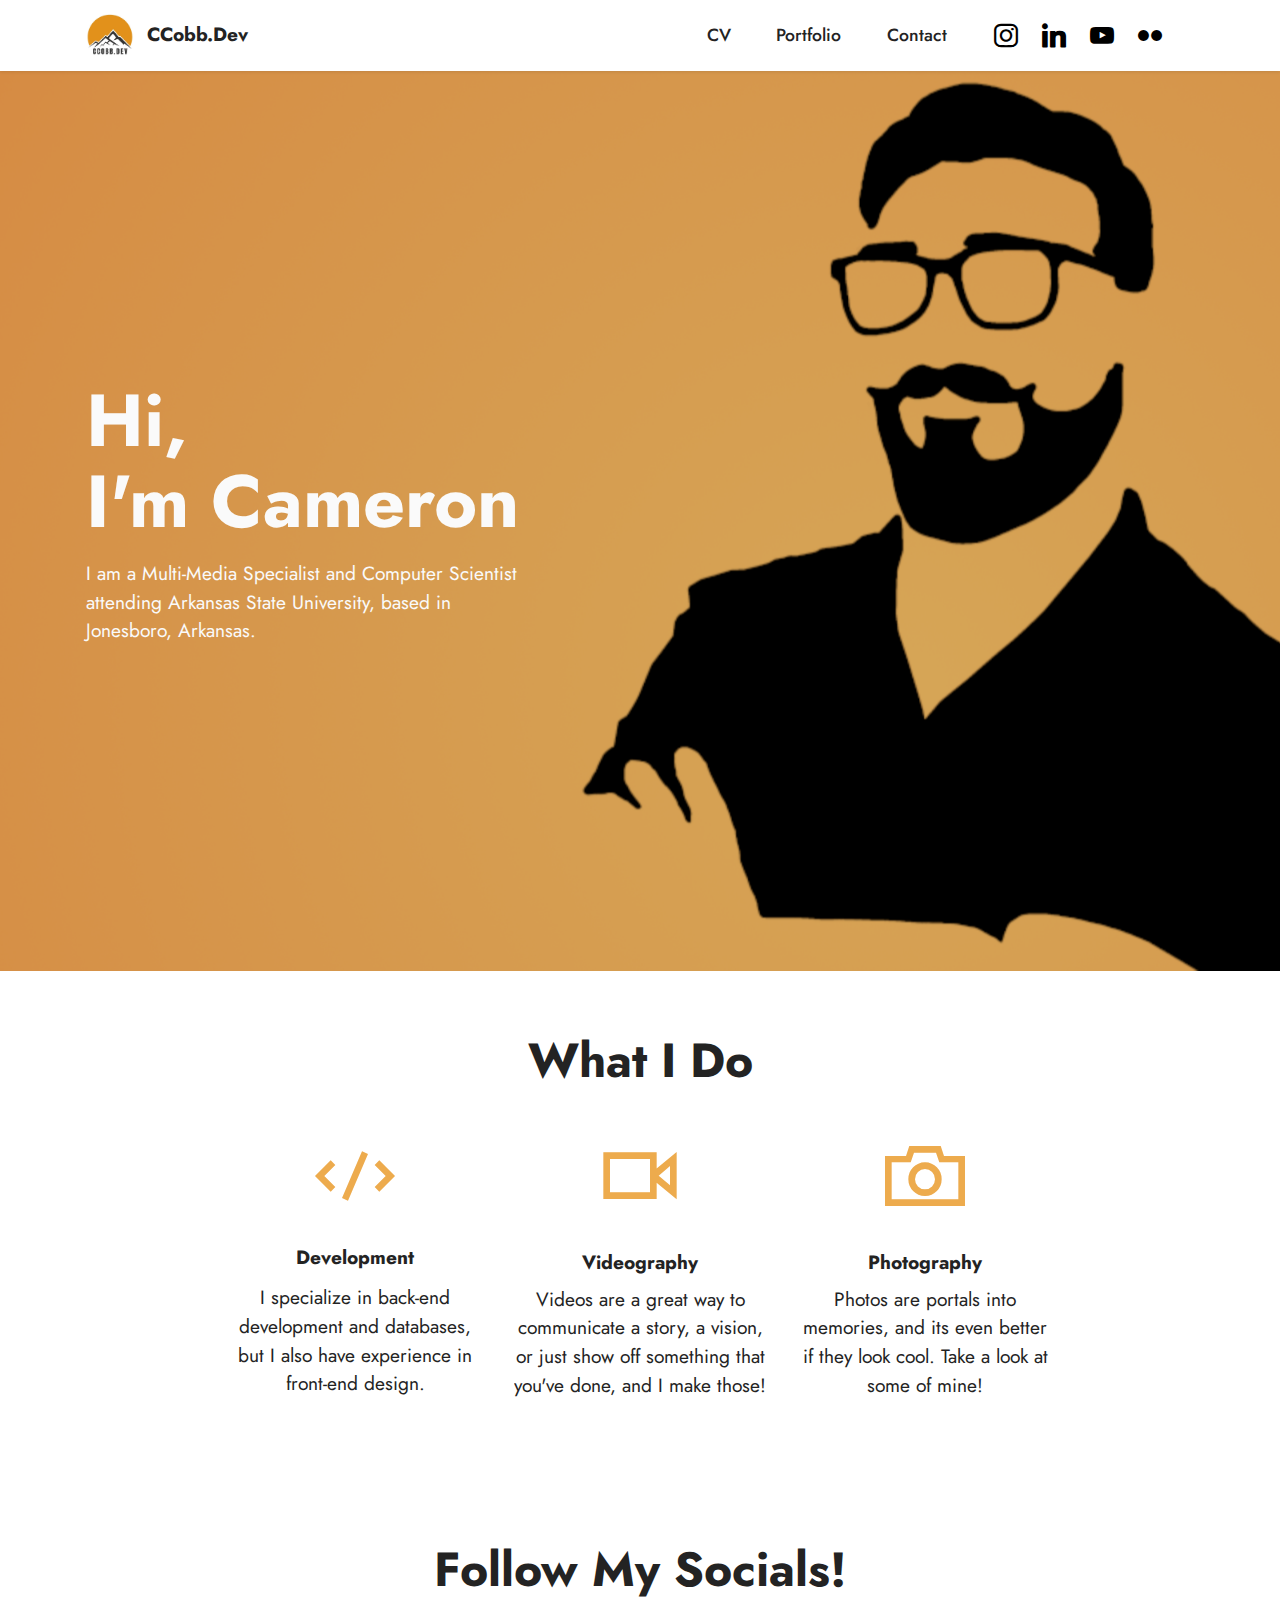
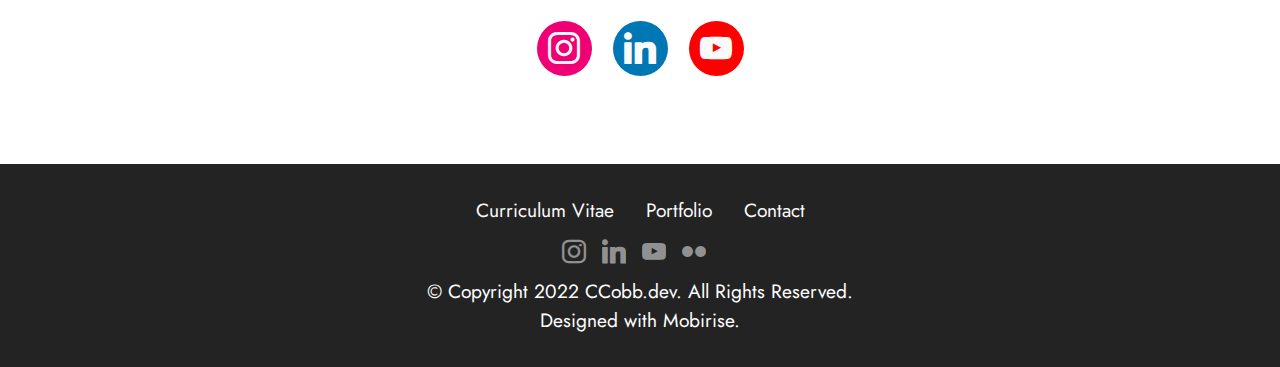
<file: index.html>
<!DOCTYPE html>
<html  >
<head>
  <!-- Site made with Mobirise Website Builder v5.6.11, https://mobirise.com -->
  <meta charset="UTF-8">
  <meta http-equiv="X-UA-Compatible" content="IE=edge">
  <meta name="generator" content="Mobirise v5.6.11, mobirise.com">
  <meta name="twitter:card" content="summary_large_image"/>
  <meta name="twitter:image:src" content="">
  <meta property="og:image" content="">
  <meta name="twitter:title" content="Home | CCobb.dev">
  <meta name="viewport" content="width=device-width, initial-scale=1, minimum-scale=1">
  <link rel="shortcut icon" href="assets/images/ccobb-dev-white.jpg" type="image/x-icon">
  <meta name="description" content="">
  
  
  <title>Home | CCobb.dev</title>
  <link rel="stylesheet" href="assets/web/assets/mobirise-icons2/mobirise2.css">
  <link rel="stylesheet" href="assets/bootstrap/css/bootstrap.min.css">
  <link rel="stylesheet" href="assets/bootstrap/css/bootstrap-grid.min.css">
  <link rel="stylesheet" href="assets/bootstrap/css/bootstrap-reboot.min.css">
  <link rel="stylesheet" href="assets/dropdown/css/style.css">
  <link rel="stylesheet" href="assets/socicon/css/styles.css">
  <link rel="stylesheet" href="assets/theme/css/style.css">
  <link rel="preload" href="https://fonts.googleapis.com/css?family=Jost:100,200,300,400,500,600,700,800,900,100i,200i,300i,400i,500i,600i,700i,800i,900i&display=swap" as="style" onload="this.onload=null;this.rel='stylesheet'">
  <noscript><link rel="stylesheet" href="https://fonts.googleapis.com/css?family=Jost:100,200,300,400,500,600,700,800,900,100i,200i,300i,400i,500i,600i,700i,800i,900i&display=swap"></noscript>
  <link rel="preload" as="style" href="assets/mobirise/css/mbr-additional.css"><link rel="stylesheet" href="assets/mobirise/css/mbr-additional.css" type="text/css">
  
  
  
  
</head>
<body>
  
  <section data-bs-version="5.1" class="menu menu3 cid-tb0MSdOezz" once="menu" id="menu3-e">
    
    <nav class="navbar navbar-dropdown navbar-expand-lg">
        <div class="container">
            <div class="navbar-brand">
                <span class="navbar-logo">
                    <a href="index.html">
                        <img src="assets/images/ccobb-dev-white.jpg" alt="CCobb.dev Logo" style="height: 3rem;">
                    </a>
                </span>
                <span class="navbar-caption-wrap"><a class="navbar-caption text-black text-primary display-7" href="home.html#top">CCobb.Dev</a></span>
            </div>
            <button class="navbar-toggler" type="button" data-toggle="collapse" data-bs-toggle="collapse" data-target="#navbarSupportedContent" data-bs-target="#navbarSupportedContent" aria-controls="navbarNavAltMarkup" aria-expanded="false" aria-label="Toggle navigation">
                <div class="hamburger">
                    <span></span>
                    <span></span>
                    <span></span>
                    <span></span>
                </div>
            </button>
            <div class="collapse navbar-collapse" id="navbarSupportedContent">
                <ul class="navbar-nav nav-dropdown nav-right" data-app-modern-menu="true"><li class="nav-item"><a class="nav-link link text-black text-primary display-4" href="cv.html">CV</a></li>
                    <li class="nav-item"><a class="nav-link link text-black text-primary display-4" href="portfolio.html">Portfolio</a></li>
                    <li class="nav-item"><a class="nav-link link text-black text-primary display-4" href="contact.html">Contact</a>
                    </li></ul>
                <div class="icons-menu">
                    <a class="iconfont-wrapper" href="https://www.instagram.com/ccobb.dev/" target="_blank">
                        <span class="p-2 mbr-iconfont socicon-instagram socicon"></span>
                    </a>
                    <a class="iconfont-wrapper" href="https://www.linkedin.com/in/cameronmcobb/" target="_blank">
                        <span class="p-2 mbr-iconfont socicon-linkedin socicon"></span>
                    </a>
                    <a class="iconfont-wrapper" href="https://www.youtube.com/channel/UC3xQ1Hasae7YMPtAfUcgA0A" target="_blank">
                        <span class="p-2 mbr-iconfont socicon-youtube socicon"></span>
                    </a>
                    <a class="iconfont-wrapper" href="https://www.flickr.com/photos/cmcobb/" target="_blank">
                        <span class="p-2 mbr-iconfont socicon-flickr socicon"></span>
                    </a>
                </div>
                
            </div>
        </div>
    </nav>
</section>

<section data-bs-version="5.1" class="header1 cid-taXvJVic5c mbr-fullscreen" id="header1-1">

    

    
    

    <div class="container">
        <div class="row">
            <div class="col-12 col-lg-5">
                <h1 class="mbr-section-title mbr-fonts-style mb-3 display-1"><strong>Hi,</strong><br><strong>I'm Cameron</strong></h1>
                
                <p class="mbr-text mbr-fonts-style display-7">
                    I am a Multi-Media Specialist and Computer Scientist attending Arkansas State University, based in Jonesboro, Arkansas.</p>
                
            </div>
        </div>
    </div>
</section>

<section data-bs-version="5.1" class="features1 cid-taXvMnTh8G" id="features1-2">
    

    
    
    <div class="container">
        <div class="row">
            <div class="col-12 col-lg-9">
                <h3 class="mbr-section-title mbr-fonts-style align-center mb-0 display-2">
                    <strong>What I Do</strong></h3>
                
            </div>
        </div>
        <div class="row">
            <div class="card col-12 col-md-6 col-lg-3">
                <div class="card-wrapper">
                    <div class="card-box align-center">
                        <div class="iconfont-wrapper">
                            <a href="development.html"><span class="mbr-iconfont mobi-mbri-code mobi-mbri" style="color: rgb(237, 171, 77); fill: rgb(237, 171, 77);"></span></a>
                        </div>
                        <h5 class="card-title mbr-fonts-style display-7"><p><strong>Development</strong></p></h5>
                        <p class="card-text mbr-fonts-style display-7">I specialize in back-end development and databases, but I also have experience in front-end design.</p>
                    </div>
                </div>
            </div>
            <div class="card col-12 col-md-6 col-lg-3">
                <div class="card-wrapper">
                    <div class="card-box align-center">
                        <div class="iconfont-wrapper">
                            <a href="videography.html"><span class="mbr-iconfont mobi-mbri-video mobi-mbri" style="color: rgb(237, 171, 77); fill: rgb(237, 171, 77);"></span></a>
                        </div>
                        <h5 class="card-title mbr-fonts-style display-7"><strong>Videography</strong></h5>
                        <p class="card-text mbr-fonts-style display-7">Videos are a great way to communicate a story, a vision, or just show off something that you've done, and I make those!</p>
                    </div>
                </div>
            </div>
            <div class="card col-12 col-md-6 col-lg-3">
                <div class="card-wrapper">
                    <div class="card-box align-center">
                        <div class="iconfont-wrapper">
                            <a href="photography.html"><span class="mbr-iconfont mobi-mbri-camera mobi-mbri" style="color: rgb(237, 171, 77); fill: rgb(237, 171, 77);"></span></a>
                        </div>
                        <h5 class="card-title mbr-fonts-style display-7"><strong>Photography</strong></h5>
                        <p class="card-text mbr-fonts-style display-7">Photos are portals into memories, and its even better if they look cool. Take a look at some of mine!</p>
                    </div>
                </div>
            </div>
            
        </div>
    </div>
</section>

<section data-bs-version="5.1" class="share3 cid-taXwwOKKVb" id="share3-5">
    
     
    
    
    

    <div class="container">
        <div class="media-container-row">
            <div class="col-12">
                <h3 class="mbr-section-title align-center mb-3 mbr-fonts-style display-2">
                    <strong>Follow My Socials!</strong>
                </h3>
                <div class="social-list align-center">
                   
                    
                        
                        <a class="iconfont-wrapper bg-instagram m-2" href="https://www.instagram.com/ccobb.dev/" target="_blank">
                            <span class="socicon-instagram socicon" style="color: rgb(250, 250, 250); fill: rgb(250, 250, 250);"></span>
                        </a>
                        
                        
                        <a class="iconfont-wrapper bg-linkedin m-2" href="https://www.linkedin.com/in/cameronmcobb/" target="_blank">
                            <span class="socicon-linkedin socicon" style="color: rgb(250, 250, 250); fill: rgb(250, 250, 250);"></span>
                        </a>
                        
                        
                        
                        <a class="iconfont-wrapper bg-youtube m-2" href="https://www.youtube.com/channel/UC3xQ1Hasae7YMPtAfUcgA0A" target="_blank">
                            <span class="socicon-youtube socicon" style="color: rgb(250, 250, 250); fill: rgb(250, 250, 250);"></span>
                        </a>
                        
                </div>
            </div>
        </div>
    </div>
</section>

<section data-bs-version="5.1" class="footer3 cid-tb0OOWqXNJ" once="footers" id="footer3-f">

    

    

    <div class="container">
        <div class="media-container-row align-center mbr-white">
            <div class="row row-links">
                <ul class="foot-menu">
                    
                    
                    
                    
                    
                <li class="foot-menu-item mbr-fonts-style display-7"><a class="text-white text-primary" href="cv.html" target="_blank">Curriculum Vitae</a></li><li class="foot-menu-item mbr-fonts-style display-7"><a class="text-white text-primary" href="portfolio.html" target="_blank">Portfolio</a></li><li class="foot-menu-item mbr-fonts-style display-7">
                        <a class="text-white text-primary" href="contact.html" target="_blank">Contact</a></li></ul>
            </div>
            <div class="row social-row">
                <div class="social-list align-right pb-2">
                    
                    
                    
                    
                    
                    
                <div class="soc-item">
                        <a href="https://www.instagram.com/ccobb.dev/" target="_blank">
                            <span class="mbr-iconfont mbr-iconfont-social socicon-instagram socicon"></span>
                        </a>
                    </div><div class="soc-item">
                        <a href="https://www.linkedin.com/in/cameronmcobb/" target="_blank">
                            <span class="mbr-iconfont mbr-iconfont-social socicon-linkedin socicon"></span>
                        </a>
                    </div><div class="soc-item">
                        <a href="https://www.youtube.com/channel/UC3xQ1Hasae7YMPtAfUcgA0A" target="_blank">
                            <span class="mbr-iconfont mbr-iconfont-social socicon-youtube socicon"></span>
                        </a>
                    </div><div class="soc-item">
                        <a href="https://www.flickr.com/people/cmcobb/" target="_blank">
                            <span class="mbr-iconfont mbr-iconfont-social socicon-flickr socicon"></span>
                        </a>
                    </div></div>
            </div>
            <div class="row row-copirayt">
                <p class="mbr-text mb-0 mbr-fonts-style mbr-white align-center display-7">
                    © Copyright 2022 CCobb.dev. All Rights Reserved.<br>Designed with Mobirise.</p>
            </div>
        </div>
    </div>
</section>
  
</body>
</html>
</file>
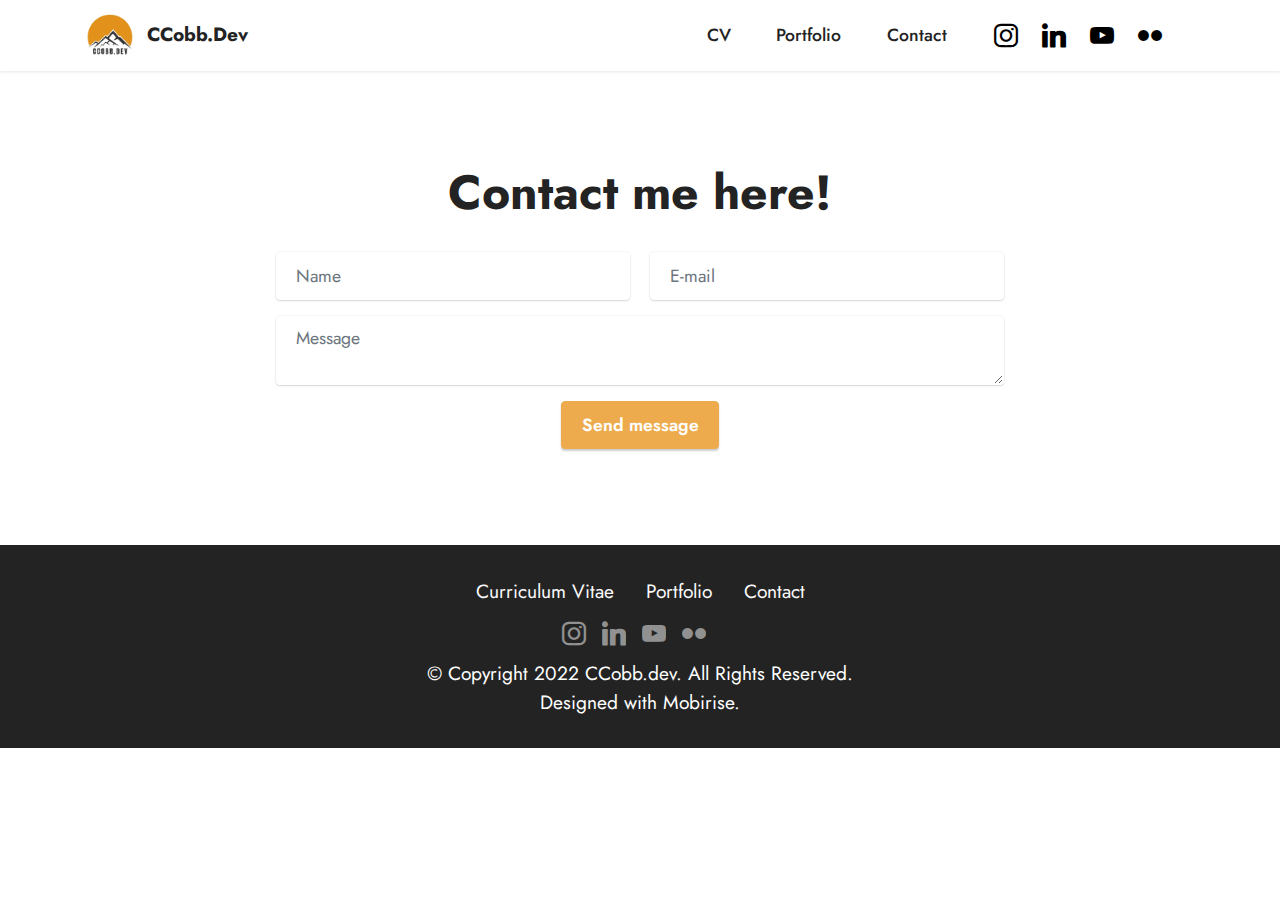
<file: contact.html>
<!DOCTYPE html>
<html  >
<head>
  <!-- Site made with Mobirise Website Builder v5.6.11, https://mobirise.com -->
  <meta charset="UTF-8">
  <meta http-equiv="X-UA-Compatible" content="IE=edge">
  <meta name="generator" content="Mobirise v5.6.11, mobirise.com">
  <meta name="twitter:card" content="summary_large_image"/>
  <meta name="twitter:image:src" content="">
  <meta property="og:image" content="">
  <meta name="twitter:title" content="Contact | CCobb.dev">
  <meta name="viewport" content="width=device-width, initial-scale=1, minimum-scale=1">
  <link rel="shortcut icon" href="assets/images/ccobb-dev-white.jpg" type="image/x-icon">
  <meta name="description" content="">
  
  
  <title>Contact | CCobb.dev</title>
  <link rel="stylesheet" href="assets/bootstrap/css/bootstrap.min.css">
  <link rel="stylesheet" href="assets/bootstrap/css/bootstrap-grid.min.css">
  <link rel="stylesheet" href="assets/bootstrap/css/bootstrap-reboot.min.css">
  <link rel="stylesheet" href="assets/dropdown/css/style.css">
  <link rel="stylesheet" href="assets/socicon/css/styles.css">
  <link rel="stylesheet" href="assets/theme/css/style.css">
  <link rel="preload" href="https://fonts.googleapis.com/css?family=Jost:100,200,300,400,500,600,700,800,900,100i,200i,300i,400i,500i,600i,700i,800i,900i&display=swap" as="style" onload="this.onload=null;this.rel='stylesheet'">
  <noscript><link rel="stylesheet" href="https://fonts.googleapis.com/css?family=Jost:100,200,300,400,500,600,700,800,900,100i,200i,300i,400i,500i,600i,700i,800i,900i&display=swap"></noscript>
  <link rel="preload" as="style" href="assets/mobirise/css/mbr-additional.css"><link rel="stylesheet" href="assets/mobirise/css/mbr-additional.css" type="text/css">
  
  
  
  
</head>
<body>
  
  <section data-bs-version="5.1" class="menu menu3 cid-tb0MSdOezz" once="menu" id="menu3-e">
    
    <nav class="navbar navbar-dropdown navbar-expand-lg">
        <div class="container">
            <div class="navbar-brand">
                <span class="navbar-logo">
                    <a href="index.html">
                        <img src="assets/images/ccobb-dev-white.jpg" alt="CCobb.dev Logo" style="height: 3rem;">
                    </a>
                </span>
                <span class="navbar-caption-wrap"><a class="navbar-caption text-black text-primary display-7" href="home.html#top">CCobb.Dev</a></span>
            </div>
            <button class="navbar-toggler" type="button" data-toggle="collapse" data-bs-toggle="collapse" data-target="#navbarSupportedContent" data-bs-target="#navbarSupportedContent" aria-controls="navbarNavAltMarkup" aria-expanded="false" aria-label="Toggle navigation">
                <div class="hamburger">
                    <span></span>
                    <span></span>
                    <span></span>
                    <span></span>
                </div>
            </button>
            <div class="collapse navbar-collapse" id="navbarSupportedContent">
                <ul class="navbar-nav nav-dropdown nav-right" data-app-modern-menu="true"><li class="nav-item"><a class="nav-link link text-black text-primary display-4" href="cv.html">CV</a></li>
                    <li class="nav-item"><a class="nav-link link text-black text-primary display-4" href="portfolio.html">Portfolio</a></li>
                    <li class="nav-item"><a class="nav-link link text-black text-primary display-4" href="contact.html">Contact</a>
                    </li></ul>
                <div class="icons-menu">
                    <a class="iconfont-wrapper" href="https://www.instagram.com/ccobb.dev/" target="_blank">
                        <span class="p-2 mbr-iconfont socicon-instagram socicon"></span>
                    </a>
                    <a class="iconfont-wrapper" href="https://www.linkedin.com/in/cameronmcobb/" target="_blank">
                        <span class="p-2 mbr-iconfont socicon-linkedin socicon"></span>
                    </a>
                    <a class="iconfont-wrapper" href="https://www.youtube.com/channel/UC3xQ1Hasae7YMPtAfUcgA0A" target="_blank">
                        <span class="p-2 mbr-iconfont socicon-youtube socicon"></span>
                    </a>
                    <a class="iconfont-wrapper" href="https://www.flickr.com/photos/cmcobb/" target="_blank">
                        <span class="p-2 mbr-iconfont socicon-flickr socicon"></span>
                    </a>
                </div>
                
            </div>
        </div>
    </nav>
</section>

<section data-bs-version="5.1" class="form5 cid-tb0QDSCmun" id="form5-h">
    
    
    <div class="container">
        <div class="mbr-section-head">
            <h3 class="mbr-section-title mbr-fonts-style align-center mb-0 display-2">
                <strong>Contact me here!</strong></h3>
            
        </div>
        <div class="row justify-content-center mt-4">
            <div class="col-lg-8 mx-auto mbr-form" data-form-type="formoid">
                <form action="https://mobirise.eu/" method="POST" class="mbr-form form-with-styler" data-form-title="Form Name"><input type="hidden" name="email" data-form-email="true" value="OF1ouoJbaJnBAnfh16sgZnta6FmrEhmlLQAGFcHRTQZajWZZdv+UunrEJ8wophJ+uYp5ErgTfzbYsa4P+Tg7S0zFchQgaNo6lnbzu+UuWLNRqX7xD/cRbge+OAPcISTn">
                    <div class="row">
                        <div hidden="hidden" data-form-alert="" class="alert alert-success col-12">Thanks for reaching out!</div>
                        <div hidden="hidden" data-form-alert-danger="" class="alert alert-danger col-12">
                            Oops...! some problem!
                        </div>
                    </div>
                    <div class="dragArea row">
                        <div class="col-md col-sm-12 form-group mb-3" data-for="name">
                            <input type="text" name="name" placeholder="Name" data-form-field="name" class="form-control" value="" id="name-form5-h">
                        </div>
                        <div class="col-md col-sm-12 form-group mb-3" data-for="email">
                            <input type="email" name="email" placeholder="E-mail" data-form-field="email" class="form-control" value="" id="email-form5-h">
                        </div>
                        
                        <div class="col-12 form-group mb-3" data-for="textarea">
                            <textarea name="textarea" placeholder="Message" data-form-field="textarea" class="form-control" id="textarea-form5-h"></textarea>
                        </div>
                        <div class="col-lg-12 col-md-12 col-sm-12 align-center mbr-section-btn"><button type="submit" class="btn btn-danger display-4">Send message</button></div>
                    </div>
                </form>
            </div>
        </div>
    </div>
</section>

<section data-bs-version="5.1" class="footer3 cid-tb0OOWqXNJ" once="footers" id="footer3-f">

    

    

    <div class="container">
        <div class="media-container-row align-center mbr-white">
            <div class="row row-links">
                <ul class="foot-menu">
                    
                    
                    
                    
                    
                <li class="foot-menu-item mbr-fonts-style display-7"><a class="text-white text-primary" href="cv.html" target="_blank">Curriculum Vitae</a></li><li class="foot-menu-item mbr-fonts-style display-7"><a class="text-white text-primary" href="portfolio.html" target="_blank">Portfolio</a></li><li class="foot-menu-item mbr-fonts-style display-7">
                        <a class="text-white text-primary" href="contact.html" target="_blank">Contact</a></li></ul>
            </div>
            <div class="row social-row">
                <div class="social-list align-right pb-2">
                    
                    
                    
                    
                    
                    
                <div class="soc-item">
                        <a href="https://www.instagram.com/ccobb.dev/" target="_blank">
                            <span class="mbr-iconfont mbr-iconfont-social socicon-instagram socicon"></span>
                        </a>
                    </div><div class="soc-item">
                        <a href="https://www.linkedin.com/in/cameronmcobb/" target="_blank">
                            <span class="mbr-iconfont mbr-iconfont-social socicon-linkedin socicon"></span>
                        </a>
                    </div><div class="soc-item">
                        <a href="https://www.youtube.com/channel/UC3xQ1Hasae7YMPtAfUcgA0A" target="_blank">
                            <span class="mbr-iconfont mbr-iconfont-social socicon-youtube socicon"></span>
                        </a>
                    </div><div class="soc-item">
                        <a href="https://www.flickr.com/people/cmcobb/" target="_blank">
                            <span class="mbr-iconfont mbr-iconfont-social socicon-flickr socicon"></span>
                        </a>
                    </div></div>
            </div>
            <div class="row row-copirayt">
                <p class="mbr-text mb-0 mbr-fonts-style mbr-white align-center display-7">
                    © Copyright 2022 CCobb.dev. All Rights Reserved.<br>Designed with Mobirise.</p>
            </div>
        </div>
    </div>
</section>
  
</body>
</html>
</file>
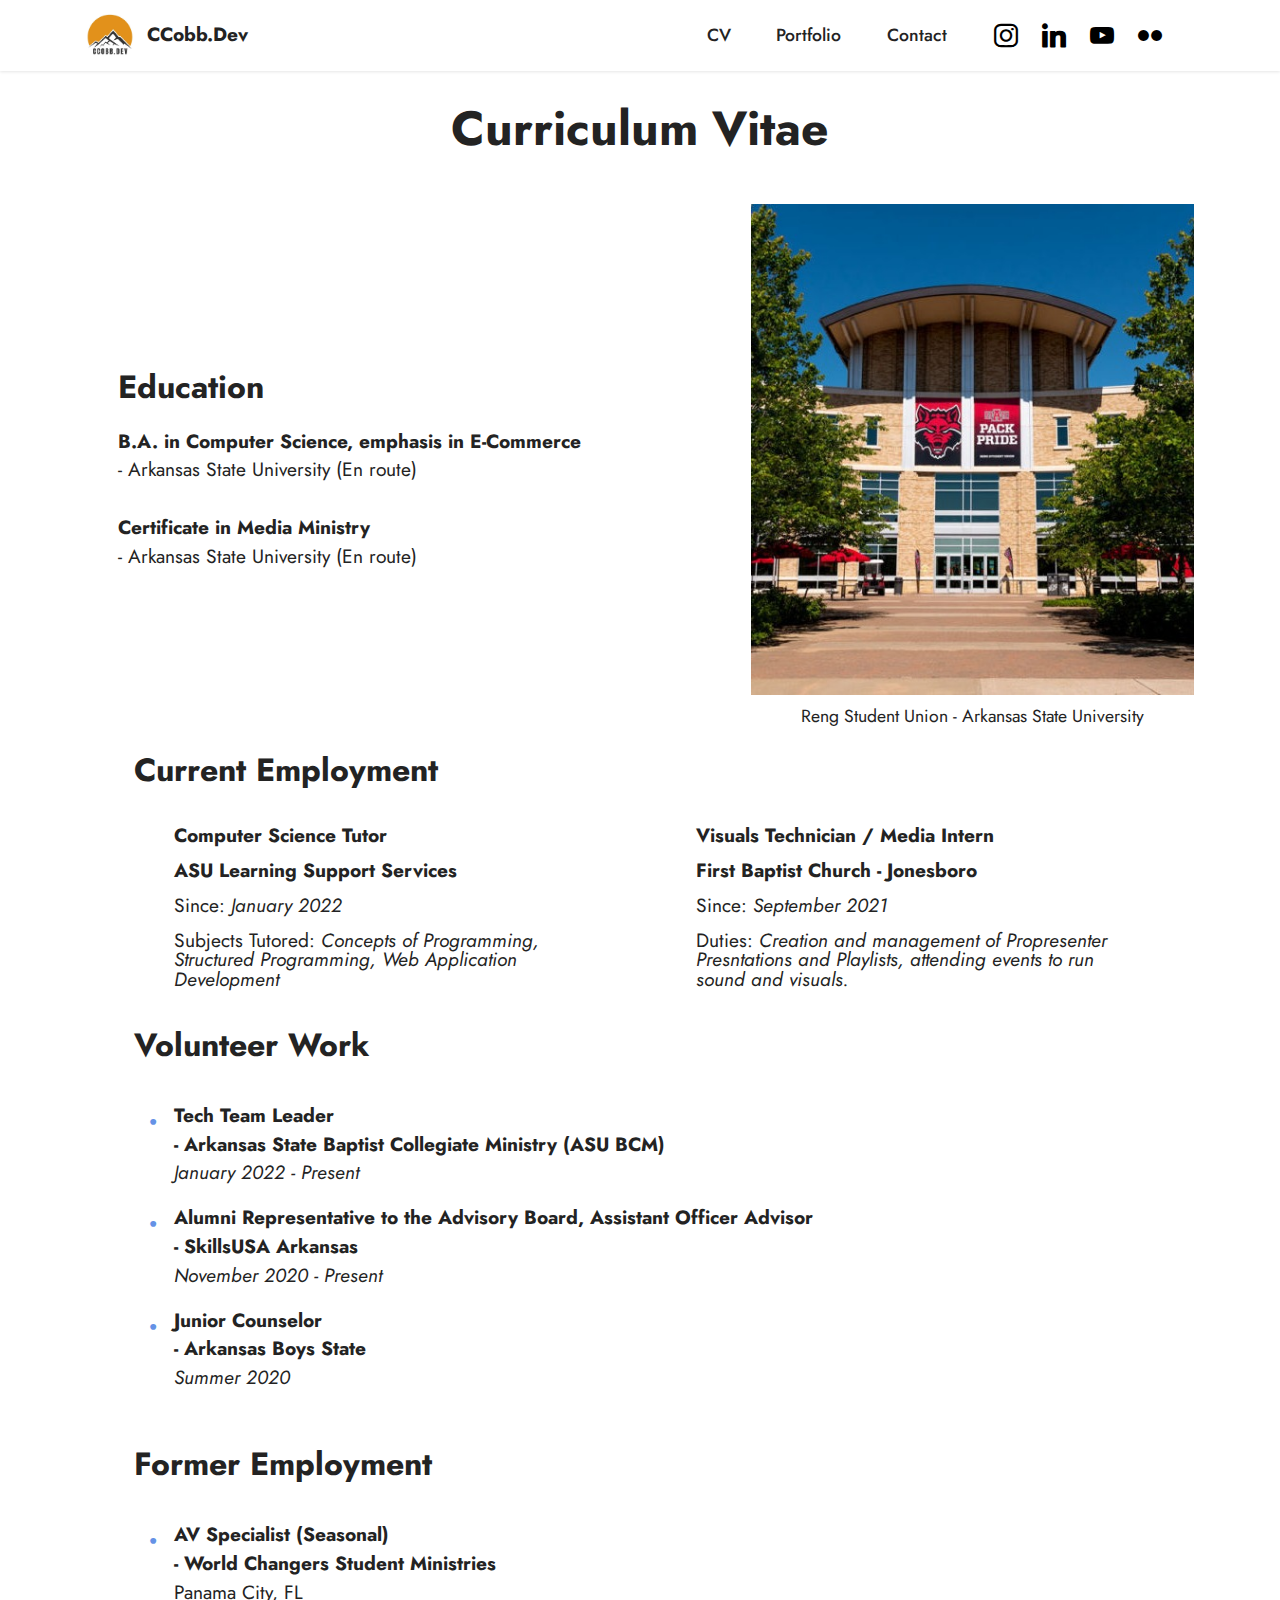
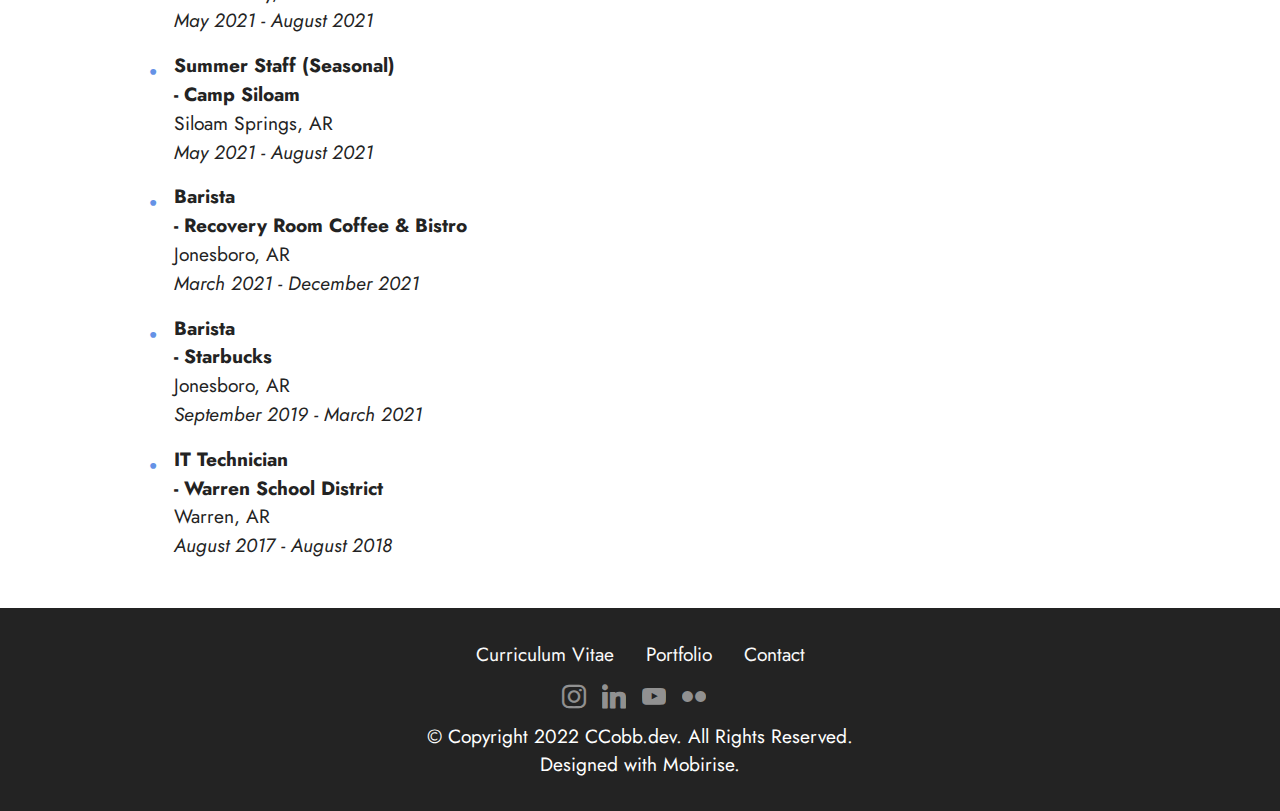
<file: cv.html>
<!DOCTYPE html>
<html  >
<head>
  <!-- Site made with Mobirise Website Builder v5.6.11, https://mobirise.com -->
  <meta charset="UTF-8">
  <meta http-equiv="X-UA-Compatible" content="IE=edge">
  <meta name="generator" content="Mobirise v5.6.11, mobirise.com">
  <meta name="twitter:card" content="summary_large_image"/>
  <meta name="twitter:image:src" content="">
  <meta property="og:image" content="">
  <meta name="twitter:title" content="CV | CCobb.dev">
  <meta name="viewport" content="width=device-width, initial-scale=1, minimum-scale=1">
  <link rel="shortcut icon" href="assets/images/ccobb-dev-white.jpg" type="image/x-icon">
  <meta name="description" content="">
  
  
  <title>CV | CCobb.dev</title>
  <link rel="stylesheet" href="assets/web/assets/mobirise-icons2/mobirise2.css">
  <link rel="stylesheet" href="assets/bootstrap/css/bootstrap.min.css">
  <link rel="stylesheet" href="assets/bootstrap/css/bootstrap-grid.min.css">
  <link rel="stylesheet" href="assets/bootstrap/css/bootstrap-reboot.min.css">
  <link rel="stylesheet" href="assets/dropdown/css/style.css">
  <link rel="stylesheet" href="assets/socicon/css/styles.css">
  <link rel="stylesheet" href="assets/theme/css/style.css">
  <link rel="preload" href="https://fonts.googleapis.com/css?family=Jost:100,200,300,400,500,600,700,800,900,100i,200i,300i,400i,500i,600i,700i,800i,900i&display=swap" as="style" onload="this.onload=null;this.rel='stylesheet'">
  <noscript><link rel="stylesheet" href="https://fonts.googleapis.com/css?family=Jost:100,200,300,400,500,600,700,800,900,100i,200i,300i,400i,500i,600i,700i,800i,900i&display=swap"></noscript>
  <link rel="preload" as="style" href="assets/mobirise/css/mbr-additional.css"><link rel="stylesheet" href="assets/mobirise/css/mbr-additional.css" type="text/css">
  
  
  
  
</head>
<body>
  
  <section data-bs-version="5.1" class="menu menu3 cid-tb0MSdOezz" once="menu" id="menu3-e">
    
    <nav class="navbar navbar-dropdown navbar-expand-lg">
        <div class="container">
            <div class="navbar-brand">
                <span class="navbar-logo">
                    <a href="index.html">
                        <img src="assets/images/ccobb-dev-white.jpg" alt="CCobb.dev Logo" style="height: 3rem;">
                    </a>
                </span>
                <span class="navbar-caption-wrap"><a class="navbar-caption text-black text-primary display-7" href="home.html#top">CCobb.Dev</a></span>
            </div>
            <button class="navbar-toggler" type="button" data-toggle="collapse" data-bs-toggle="collapse" data-target="#navbarSupportedContent" data-bs-target="#navbarSupportedContent" aria-controls="navbarNavAltMarkup" aria-expanded="false" aria-label="Toggle navigation">
                <div class="hamburger">
                    <span></span>
                    <span></span>
                    <span></span>
                    <span></span>
                </div>
            </button>
            <div class="collapse navbar-collapse" id="navbarSupportedContent">
                <ul class="navbar-nav nav-dropdown nav-right" data-app-modern-menu="true"><li class="nav-item"><a class="nav-link link text-black text-primary display-4" href="cv.html">CV</a></li>
                    <li class="nav-item"><a class="nav-link link text-black text-primary display-4" href="portfolio.html">Portfolio</a></li>
                    <li class="nav-item"><a class="nav-link link text-black text-primary display-4" href="contact.html">Contact</a>
                    </li></ul>
                <div class="icons-menu">
                    <a class="iconfont-wrapper" href="https://www.instagram.com/ccobb.dev/" target="_blank">
                        <span class="p-2 mbr-iconfont socicon-instagram socicon"></span>
                    </a>
                    <a class="iconfont-wrapper" href="https://www.linkedin.com/in/cameronmcobb/" target="_blank">
                        <span class="p-2 mbr-iconfont socicon-linkedin socicon"></span>
                    </a>
                    <a class="iconfont-wrapper" href="https://www.youtube.com/channel/UC3xQ1Hasae7YMPtAfUcgA0A" target="_blank">
                        <span class="p-2 mbr-iconfont socicon-youtube socicon"></span>
                    </a>
                    <a class="iconfont-wrapper" href="https://www.flickr.com/photos/cmcobb/" target="_blank">
                        <span class="p-2 mbr-iconfont socicon-flickr socicon"></span>
                    </a>
                </div>
                
            </div>
        </div>
    </nav>
</section>

<section data-bs-version="5.1" class="features1 cid-tb1CoQqsqW" id="features1-u">
    

    
    
    <div class="container">
        <div class="row">
            <div class="col-12 col-lg-9">
                <h3 class="mbr-section-title mbr-fonts-style align-center mb-0 display-2"><strong>Curriculum&nbsp;Vitae</strong></h3>
                
            </div>
        </div>
        <div class="row">
            <div class="card col-12 col-md-6 col-lg-3">
                <div class="card-wrapper">
                    <div class="card-box align-center">
                        
                        
                        
                    </div>
                </div>
            </div>
            <div class="card col-12 col-md-6 col-lg-3">
                <div class="card-wrapper">
                    <div class="card-box align-center">
                        
                        
                        
                    </div>
                </div>
            </div>
            <div class="card col-12 col-md-6 col-lg-3">
                <div class="card-wrapper">
                    <div class="card-box align-center">
                        
                        
                        
                    </div>
                </div>
            </div>
            
        </div>
    </div>
</section>

<section data-bs-version="5.1" class="image2 cid-tb1CdWPwYr" id="image2-t">
    

    
    

    <div class="container">
        <div class="row align-items-center">
            <div class="col-12 col-lg-5">
                <div class="image-wrapper">
                    <img src="assets/images/student-union-hero-1142-896x518.jpeg" alt="Arkansas State University Student Union">
                    <p class="mbr-description mbr-fonts-style mt-2 align-center display-4">
                        Reng Student Union - Arkansas State University</p>
                </div>
            </div>
            <div class="col-12 col-lg">
                <div class="text-wrapper">
                    <h3 class="mbr-section-title mbr-fonts-style mb-3 display-5">
                        <strong>Education</strong></h3>
                    <p class="mbr-text mbr-fonts-style display-7"><strong>B.A. in Computer Science, emphasis in E-Commerce</strong> <br>- Arkansas State University (En route)<br><br><strong>Certificate in Media Ministry</strong>&nbsp;<br>- Arkansas State University (En route)<br></p>
                </div>
            </div>
        </div>
    </div>
</section>

<section data-bs-version="5.1" class="content13 cid-tb1IykWH8u" id="content13-y">
    

    
    
    <div class="container">
        <div class="row justify-content-center">
            <div class="col-md-12 col-lg-11">
                <h3 class="mbr-section-title mbr-fonts-style mb-4 display-5">
                    <strong>Current Employment</strong></h3>
            </div>
        </div>
        <div class="row justify-content-center">
            <div class="col-md-12 col-lg-11">
                <div class="row justify-content-center">
                    <div class="col-12 col-lg-6">
                        <ul class="list mbr-fonts-style display-7"><p><strong>Computer Science Tutor</strong></p><p><strong>ASU Learning Support Services</strong></p><p>Since: <em>January 2022</em></p><p>Subjects Tutored: <em>Concepts of Programming, Structured Programming, Web Application Development</em></p></ul>
                    </div>
                    <div class="col-12 col-lg-6">
                        <ul class="list mbr-fonts-style display-7"><p><strong>Visuals Technician / Media Intern</strong></p><p><strong>First Baptist Church - Jonesboro</strong></p><p>Since: <em>September 2021</em></p><p>Duties: <em>Creation and management of Propresenter Presntations and Playlists, attending events to run sound and visuals.</em></p></ul>
                    </div>
                </div>
            </div>
        </div>
    </div>
</section>

<section data-bs-version="5.1" class="content14 cid-tb1WN6KuIF" id="content14-z">
    

    
    
    
    <div class="container">
        <div class="row justify-content-center">
            <div class="col-md-12 col-lg-11">
                    <h3 class="mbr-section-title mbr-fonts-style mb-4 display-5">
                        <strong>Volunteer Work</strong></h3>
                <ul class="list mbr-fonts-style display-7">
                    <li><strong>Tech Team Leader</strong><br><strong>- Arkansas State Baptist Collegiate Ministry (ASU BCM)</strong><br><em>January 2022 - Present</em></li><li><strong>Alumni Representative to the Advisory Board, Assistant Officer Advisor<br>- SkillsUSA Arkansas<br></strong><em>November 2020 - Present</em></li>
                    <li><strong>Junior Counselor</strong><br><strong>- Arkansas Boys State</strong><br><em>Summer 2020</em></li>
                </ul>
            </div>
        </div>
    </div>
</section>

<section data-bs-version="5.1" class="content14 cid-tb1Zyx3yOy" id="content14-10">
    

    
    
    
    <div class="container">
        <div class="row justify-content-center">
            <div class="col-md-12 col-lg-11">
                    <h3 class="mbr-section-title mbr-fonts-style mb-4 display-5">
                        <strong>Former Employment</strong></h3>
                <ul class="list mbr-fonts-style display-7">
                    <li><strong>AV Specialist (Seasonal)</strong><br><strong>- World Changers Student Ministries</strong><br>Panama City, FL<br><em>May 2021 - August 2021</em></li><li><strong>Summer Staff (Seasonal)</strong><br><strong>- Camp Siloam</strong><br>Siloam Springs, AR<br><em>May 2021 - August 2021</em></li><li><strong>Barista</strong><br><strong>- Recovery Room Coffee &amp; Bistro<br></strong>Jonesboro, AR<br><em>March 2021 - December 2021</em></li><li><strong>Barista</strong><br><strong>- Starbucks<br></strong>Jonesboro, AR<br><em>September 2019 - March 2021</em></li><li><strong>IT Technician</strong><br><strong>- Warren School District</strong><br>Warren, AR<br><em>August 2017 - August 2018</em></li>
                </ul>
            </div>
        </div>
    </div>
</section>

<section data-bs-version="5.1" class="footer3 cid-tb0OOWqXNJ" once="footers" id="footer3-f">

    

    

    <div class="container">
        <div class="media-container-row align-center mbr-white">
            <div class="row row-links">
                <ul class="foot-menu">
                    
                    
                    
                    
                    
                <li class="foot-menu-item mbr-fonts-style display-7"><a class="text-white text-primary" href="cv.html" target="_blank">Curriculum Vitae</a></li><li class="foot-menu-item mbr-fonts-style display-7"><a class="text-white text-primary" href="portfolio.html" target="_blank">Portfolio</a></li><li class="foot-menu-item mbr-fonts-style display-7">
                        <a class="text-white text-primary" href="contact.html" target="_blank">Contact</a></li></ul>
            </div>
            <div class="row social-row">
                <div class="social-list align-right pb-2">
                    
                    
                    
                    
                    
                    
                <div class="soc-item">
                        <a href="https://www.instagram.com/ccobb.dev/" target="_blank">
                            <span class="mbr-iconfont mbr-iconfont-social socicon-instagram socicon"></span>
                        </a>
                    </div><div class="soc-item">
                        <a href="https://www.linkedin.com/in/cameronmcobb/" target="_blank">
                            <span class="mbr-iconfont mbr-iconfont-social socicon-linkedin socicon"></span>
                        </a>
                    </div><div class="soc-item">
                        <a href="https://www.youtube.com/channel/UC3xQ1Hasae7YMPtAfUcgA0A" target="_blank">
                            <span class="mbr-iconfont mbr-iconfont-social socicon-youtube socicon"></span>
                        </a>
                    </div><div class="soc-item">
                        <a href="https://www.flickr.com/people/cmcobb/" target="_blank">
                            <span class="mbr-iconfont mbr-iconfont-social socicon-flickr socicon"></span>
                        </a>
                    </div></div>
            </div>
            <div class="row row-copirayt">
                <p class="mbr-text mb-0 mbr-fonts-style mbr-white align-center display-7">
                    © Copyright 2022 CCobb.dev. All Rights Reserved.<br>Designed with Mobirise.</p>
            </div>
        </div>
    </div>
</section>
  
</body>
</html>
</file>
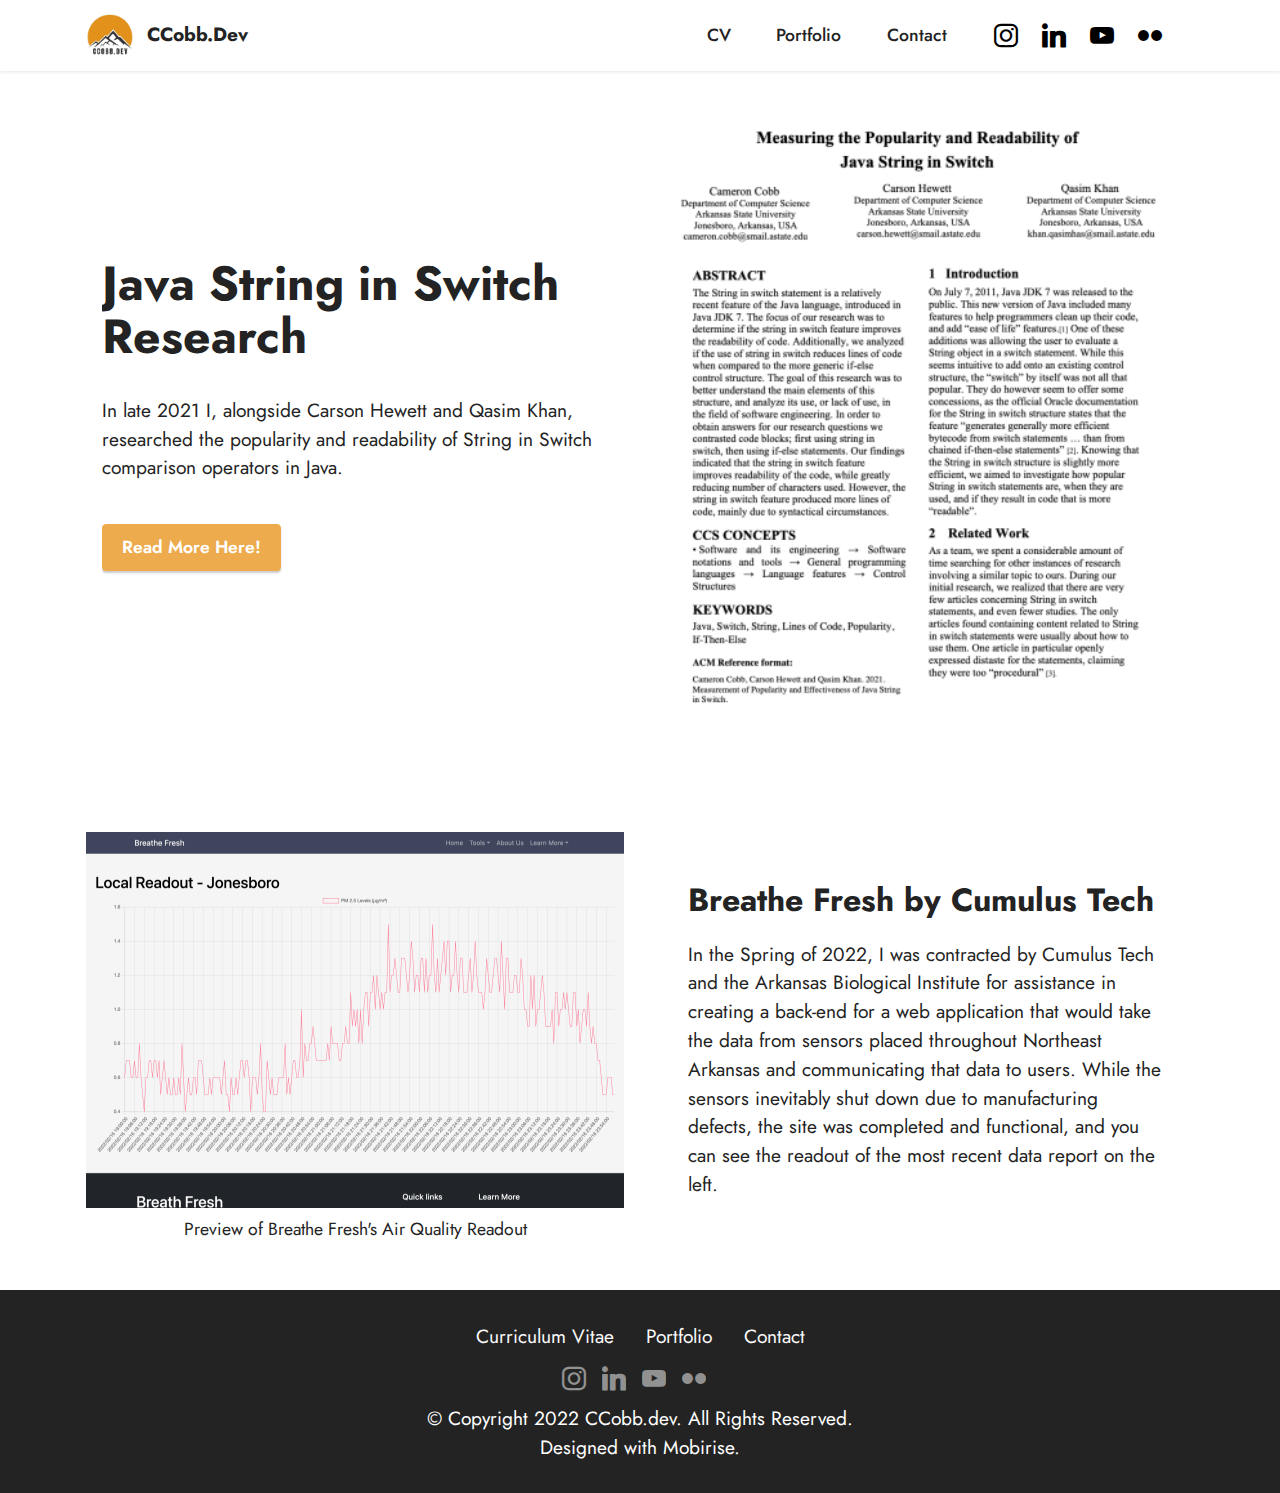
<file: development.html>
<!DOCTYPE html>
<html  >
<head>
  <!-- Site made with Mobirise Website Builder v5.6.11, https://mobirise.com -->
  <meta charset="UTF-8">
  <meta http-equiv="X-UA-Compatible" content="IE=edge">
  <meta name="generator" content="Mobirise v5.6.11, mobirise.com">
  <meta name="twitter:card" content="summary_large_image"/>
  <meta name="twitter:image:src" content="">
  <meta property="og:image" content="">
  <meta name="twitter:title" content="Development | CCobb.dev">
  <meta name="viewport" content="width=device-width, initial-scale=1, minimum-scale=1">
  <link rel="shortcut icon" href="assets/images/ccobb-dev-white.jpg" type="image/x-icon">
  <meta name="description" content="">
  
  
  <title>Development | CCobb.dev</title>
  <link rel="stylesheet" href="assets/web/assets/mobirise-icons2/mobirise2.css">
  <link rel="stylesheet" href="assets/bootstrap/css/bootstrap.min.css">
  <link rel="stylesheet" href="assets/bootstrap/css/bootstrap-grid.min.css">
  <link rel="stylesheet" href="assets/bootstrap/css/bootstrap-reboot.min.css">
  <link rel="stylesheet" href="assets/dropdown/css/style.css">
  <link rel="stylesheet" href="assets/socicon/css/styles.css">
  <link rel="stylesheet" href="assets/theme/css/style.css">
  <link rel="preload" href="https://fonts.googleapis.com/css?family=Jost:100,200,300,400,500,600,700,800,900,100i,200i,300i,400i,500i,600i,700i,800i,900i&display=swap" as="style" onload="this.onload=null;this.rel='stylesheet'">
  <noscript><link rel="stylesheet" href="https://fonts.googleapis.com/css?family=Jost:100,200,300,400,500,600,700,800,900,100i,200i,300i,400i,500i,600i,700i,800i,900i&display=swap"></noscript>
  <link rel="preload" as="style" href="assets/mobirise/css/mbr-additional.css"><link rel="stylesheet" href="assets/mobirise/css/mbr-additional.css" type="text/css">
  
  
  
  
</head>
<body>
  
  <section data-bs-version="5.1" class="menu menu3 cid-tb0MSdOezz" once="menu" id="menu3-e">
    
    <nav class="navbar navbar-dropdown navbar-expand-lg">
        <div class="container">
            <div class="navbar-brand">
                <span class="navbar-logo">
                    <a href="index.html">
                        <img src="assets/images/ccobb-dev-white.jpg" alt="CCobb.dev Logo" style="height: 3rem;">
                    </a>
                </span>
                <span class="navbar-caption-wrap"><a class="navbar-caption text-black text-primary display-7" href="home.html#top">CCobb.Dev</a></span>
            </div>
            <button class="navbar-toggler" type="button" data-toggle="collapse" data-bs-toggle="collapse" data-target="#navbarSupportedContent" data-bs-target="#navbarSupportedContent" aria-controls="navbarNavAltMarkup" aria-expanded="false" aria-label="Toggle navigation">
                <div class="hamburger">
                    <span></span>
                    <span></span>
                    <span></span>
                    <span></span>
                </div>
            </button>
            <div class="collapse navbar-collapse" id="navbarSupportedContent">
                <ul class="navbar-nav nav-dropdown nav-right" data-app-modern-menu="true"><li class="nav-item"><a class="nav-link link text-black text-primary display-4" href="cv.html">CV</a></li>
                    <li class="nav-item"><a class="nav-link link text-black text-primary display-4" href="portfolio.html">Portfolio</a></li>
                    <li class="nav-item"><a class="nav-link link text-black text-primary display-4" href="contact.html">Contact</a>
                    </li></ul>
                <div class="icons-menu">
                    <a class="iconfont-wrapper" href="https://www.instagram.com/ccobb.dev/" target="_blank">
                        <span class="p-2 mbr-iconfont socicon-instagram socicon"></span>
                    </a>
                    <a class="iconfont-wrapper" href="https://www.linkedin.com/in/cameronmcobb/" target="_blank">
                        <span class="p-2 mbr-iconfont socicon-linkedin socicon"></span>
                    </a>
                    <a class="iconfont-wrapper" href="https://www.youtube.com/channel/UC3xQ1Hasae7YMPtAfUcgA0A" target="_blank">
                        <span class="p-2 mbr-iconfont socicon-youtube socicon"></span>
                    </a>
                    <a class="iconfont-wrapper" href="https://www.flickr.com/photos/cmcobb/" target="_blank">
                        <span class="p-2 mbr-iconfont socicon-flickr socicon"></span>
                    </a>
                </div>
                
            </div>
        </div>
    </nav>
</section>

<section data-bs-version="5.1" class="features11 cid-tb1s0Wh8xx" id="features12-s">

    

    
    
    <div class="container">
        <div class="m-0 row align-items-center">
            <div class="col-12 col-lg">
                <div class="card-wrapper">
                    <div class="card-box">
                        <h4 class="card-title mbr-fonts-style mb-4 display-2">
                            <strong>Java String in Switch Research</strong></h4>
                        <p class="mbr-text mbr-fonts-style mb-4 display-7">
                            In late 2021 I, alongside Carson Hewett and Qasim Khan, researched the popularity and readability of String in Switch comparison operators in Java.</p>
                        
                        <div class="mbr-section-btn mb-4"><a class="btn btn-danger display-4" href="https://drive.google.com/file/d/1KxLZNPPfRswWJsyJwR60fiHyiOrlwjIH/view?usp=sharing">Read More Here!</a></div>
                    </div>
                </div>
            </div>
            <div class="p-0 col-12 col-lg-6 md-pb">
                <div class="image-wrapper">
                    <img src="assets/images/screenshot-2022-07-08-at-13-49-08-insert-your-title-here-measuringpopularityandreadabilityofjavasis-ccobb.pdf-1108x642.png" alt="Mobirise Website Builder">
                </div>
            </div>
        </div>
    </div>
</section>

<section data-bs-version="5.1" class="image1 cid-tb1qbQfJ4D" id="image1-r">
    

    
    

    <div class="container">
        <div class="row align-items-center">
            <div class="col-12 col-lg-6">
                <div class="image-wrapper">
                    <img src="assets/images/screenshot-2022-07-08-at-13-38-01-local-forecast-breath-fresh-1076x895.png" alt="Mobirise Website Builder">
                    <p class="mbr-description mbr-fonts-style pt-2 align-center display-4">Preview of Breathe Fresh's Air Quality Readout</p>
                </div>
            </div>
            <div class="col-12 col-lg">
                <div class="text-wrapper">
                    <h3 class="mbr-section-title mbr-fonts-style mb-3 display-5">
                        <strong>Breathe Fresh by Cumulus Tech</strong></h3>
                    <p class="mbr-text mbr-fonts-style display-7">In the Spring of 2022, I was contracted by Cumulus Tech and the Arkansas Biological Institute for assistance in creating a back-end for a web application that would take the data from sensors placed throughout Northeast Arkansas and communicating that data to users. While the sensors inevitably shut down due to manufacturing defects, the site was completed and functional, and you can see the readout of the most recent data report on the left.</p>
                </div>
            </div>
        </div>
    </div>
</section>

<section data-bs-version="5.1" class="footer3 cid-tb0OOWqXNJ" once="footers" id="footer3-f">

    

    

    <div class="container">
        <div class="media-container-row align-center mbr-white">
            <div class="row row-links">
                <ul class="foot-menu">
                    
                    
                    
                    
                    
                <li class="foot-menu-item mbr-fonts-style display-7"><a class="text-white text-primary" href="cv.html" target="_blank">Curriculum Vitae</a></li><li class="foot-menu-item mbr-fonts-style display-7"><a class="text-white text-primary" href="portfolio.html" target="_blank">Portfolio</a></li><li class="foot-menu-item mbr-fonts-style display-7">
                        <a class="text-white text-primary" href="contact.html" target="_blank">Contact</a></li></ul>
            </div>
            <div class="row social-row">
                <div class="social-list align-right pb-2">
                    
                    
                    
                    
                    
                    
                <div class="soc-item">
                        <a href="https://www.instagram.com/ccobb.dev/" target="_blank">
                            <span class="mbr-iconfont mbr-iconfont-social socicon-instagram socicon"></span>
                        </a>
                    </div><div class="soc-item">
                        <a href="https://www.linkedin.com/in/cameronmcobb/" target="_blank">
                            <span class="mbr-iconfont mbr-iconfont-social socicon-linkedin socicon"></span>
                        </a>
                    </div><div class="soc-item">
                        <a href="https://www.youtube.com/channel/UC3xQ1Hasae7YMPtAfUcgA0A" target="_blank">
                            <span class="mbr-iconfont mbr-iconfont-social socicon-youtube socicon"></span>
                        </a>
                    </div><div class="soc-item">
                        <a href="https://www.flickr.com/people/cmcobb/" target="_blank">
                            <span class="mbr-iconfont mbr-iconfont-social socicon-flickr socicon"></span>
                        </a>
                    </div></div>
            </div>
            <div class="row row-copirayt">
                <p class="mbr-text mb-0 mbr-fonts-style mbr-white align-center display-7">
                    © Copyright 2022 CCobb.dev. All Rights Reserved.<br>Designed with Mobirise.</p>
            </div>
        </div>
    </div>
</section>
  
</body>
</html>
</file>
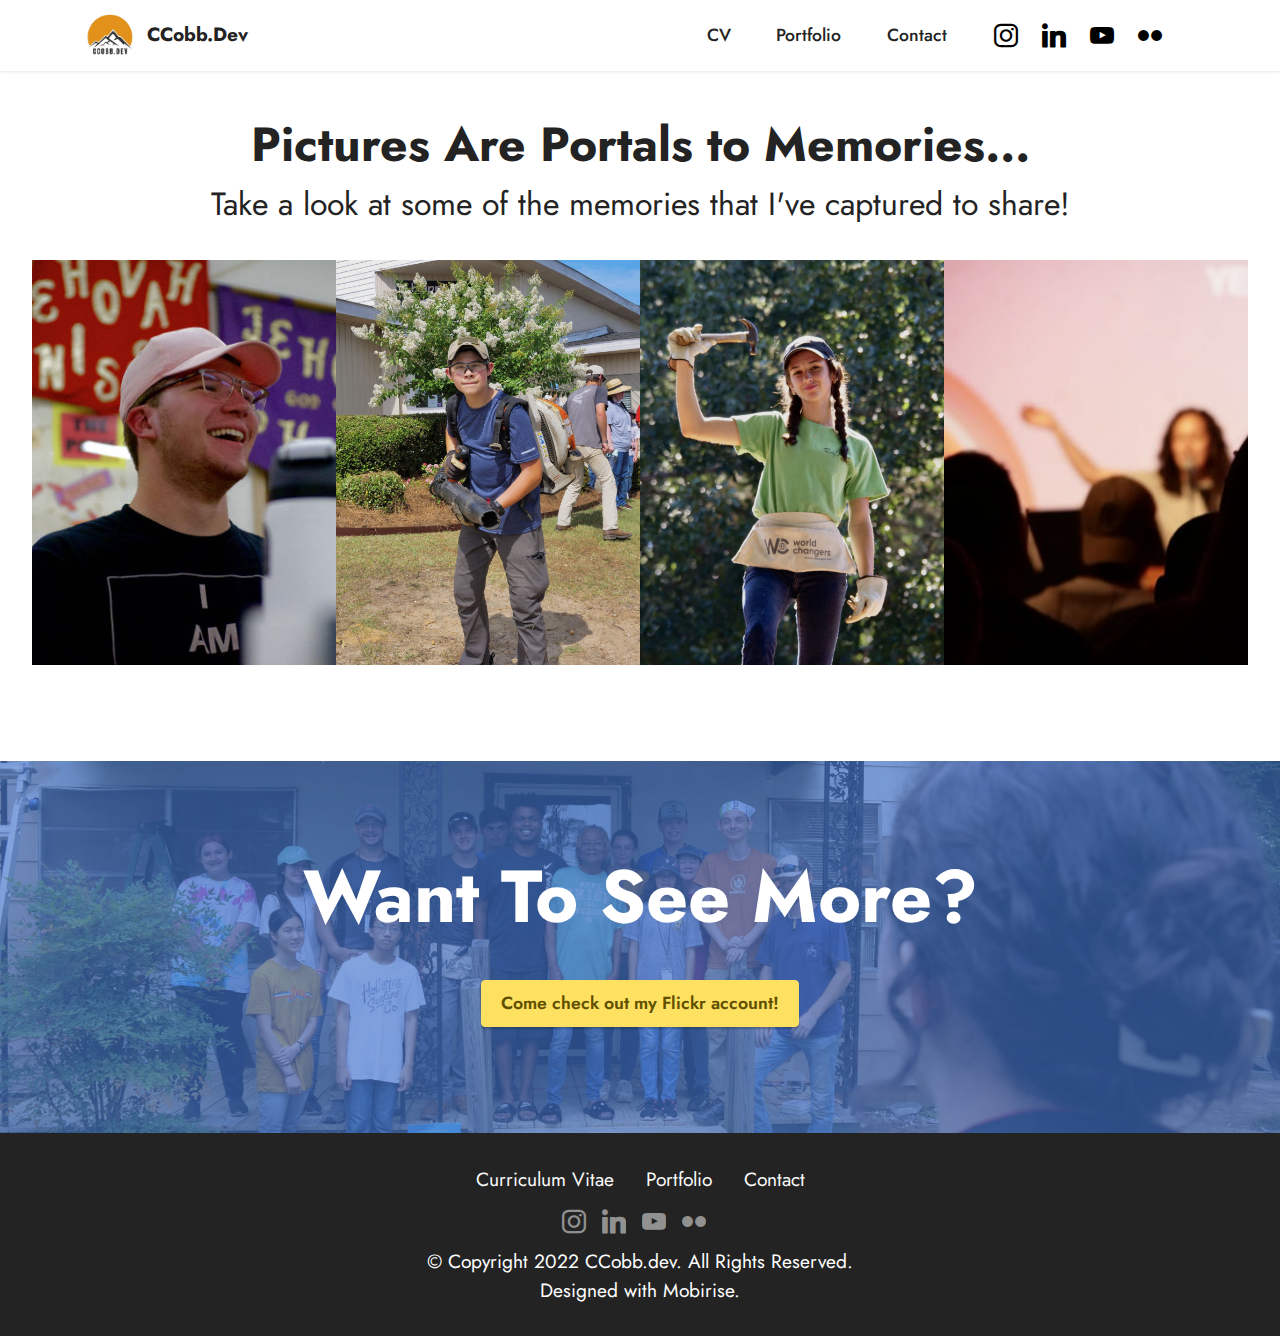
<file: photography.html>
<!DOCTYPE html>
<html  >
<head>
  <!-- Site made with Mobirise Website Builder v5.6.11, https://mobirise.com -->
  <meta charset="UTF-8">
  <meta http-equiv="X-UA-Compatible" content="IE=edge">
  <meta name="generator" content="Mobirise v5.6.11, mobirise.com">
  <meta name="twitter:card" content="summary_large_image"/>
  <meta name="twitter:image:src" content="">
  <meta property="og:image" content="">
  <meta name="twitter:title" content="Photography | CCobb.dev">
  <meta name="viewport" content="width=device-width, initial-scale=1, minimum-scale=1">
  <link rel="shortcut icon" href="assets/images/ccobb-dev-white.jpg" type="image/x-icon">
  <meta name="description" content="">
  
  
  <title>Photography | CCobb.dev</title>
  <link rel="stylesheet" href="assets/web/assets/mobirise-icons2/mobirise2.css">
  <link rel="stylesheet" href="assets/bootstrap/css/bootstrap.min.css">
  <link rel="stylesheet" href="assets/bootstrap/css/bootstrap-grid.min.css">
  <link rel="stylesheet" href="assets/bootstrap/css/bootstrap-reboot.min.css">
  <link rel="stylesheet" href="assets/dropdown/css/style.css">
  <link rel="stylesheet" href="assets/socicon/css/styles.css">
  <link rel="stylesheet" href="assets/theme/css/style.css">
  <link rel="preload" href="https://fonts.googleapis.com/css?family=Jost:100,200,300,400,500,600,700,800,900,100i,200i,300i,400i,500i,600i,700i,800i,900i&display=swap" as="style" onload="this.onload=null;this.rel='stylesheet'">
  <noscript><link rel="stylesheet" href="https://fonts.googleapis.com/css?family=Jost:100,200,300,400,500,600,700,800,900,100i,200i,300i,400i,500i,600i,700i,800i,900i&display=swap"></noscript>
  <link rel="preload" as="style" href="assets/mobirise/css/mbr-additional.css"><link rel="stylesheet" href="assets/mobirise/css/mbr-additional.css" type="text/css">
  
  
  
  
</head>
<body>
  
  <section data-bs-version="5.1" class="menu menu3 cid-tb0MSdOezz" once="menu" id="menu3-e">
    
    <nav class="navbar navbar-dropdown navbar-expand-lg">
        <div class="container">
            <div class="navbar-brand">
                <span class="navbar-logo">
                    <a href="index.html">
                        <img src="assets/images/ccobb-dev-white.jpg" alt="CCobb.dev Logo" style="height: 3rem;">
                    </a>
                </span>
                <span class="navbar-caption-wrap"><a class="navbar-caption text-black text-primary display-7" href="home.html#top">CCobb.Dev</a></span>
            </div>
            <button class="navbar-toggler" type="button" data-toggle="collapse" data-bs-toggle="collapse" data-target="#navbarSupportedContent" data-bs-target="#navbarSupportedContent" aria-controls="navbarNavAltMarkup" aria-expanded="false" aria-label="Toggle navigation">
                <div class="hamburger">
                    <span></span>
                    <span></span>
                    <span></span>
                    <span></span>
                </div>
            </button>
            <div class="collapse navbar-collapse" id="navbarSupportedContent">
                <ul class="navbar-nav nav-dropdown nav-right" data-app-modern-menu="true"><li class="nav-item"><a class="nav-link link text-black text-primary display-4" href="cv.html">CV</a></li>
                    <li class="nav-item"><a class="nav-link link text-black text-primary display-4" href="portfolio.html">Portfolio</a></li>
                    <li class="nav-item"><a class="nav-link link text-black text-primary display-4" href="contact.html">Contact</a>
                    </li></ul>
                <div class="icons-menu">
                    <a class="iconfont-wrapper" href="https://www.instagram.com/ccobb.dev/" target="_blank">
                        <span class="p-2 mbr-iconfont socicon-instagram socicon"></span>
                    </a>
                    <a class="iconfont-wrapper" href="https://www.linkedin.com/in/cameronmcobb/" target="_blank">
                        <span class="p-2 mbr-iconfont socicon-linkedin socicon"></span>
                    </a>
                    <a class="iconfont-wrapper" href="https://www.youtube.com/channel/UC3xQ1Hasae7YMPtAfUcgA0A" target="_blank">
                        <span class="p-2 mbr-iconfont socicon-youtube socicon"></span>
                    </a>
                    <a class="iconfont-wrapper" href="https://www.flickr.com/photos/cmcobb/" target="_blank">
                        <span class="p-2 mbr-iconfont socicon-flickr socicon"></span>
                    </a>
                </div>
                
            </div>
        </div>
    </nav>
</section>

<section data-bs-version="5.1" class="gallery6 mbr-gallery cid-tb0R4t074Q" id="gallery6-i">
    

    
    

    <div class="container-fluid">
        <div class="mbr-section-head">
            <h3 class="mbr-section-title mbr-fonts-style align-center m-0 display-2"><strong>Pictures Are Portals to Memories...</strong></h3>
            <h4 class="mbr-section-subtitle mbr-fonts-style align-center mb-0 mt-2 display-5">Take a look at some of the memories that I've captured to share!</h4>
        </div>
        <div class="row mbr-gallery mt-4">
            <div class="col-12 col-md-6 col-lg-3 item gallery-image active">
                <div class="item-wrapper" data-toggle="modal" data-bs-toggle="modal" data-target="#tbikTGlKDU-modal" data-bs-target="#tbikTGlKDU-modal">
                    <img class="w-100" src="assets/images/p1000067-566x425.jpg" alt="William Laughing" data-slide-to="0" data-bs-slide-to="0" data-target="#lb-tbikTGlKDU" data-bs-target="#lb-tbikTGlKDU">
                    <div class="icon-wrapper">
                        <span class="mobi-mbri mobi-mbri-search mbr-iconfont mbr-iconfont-btn"></span>
                    </div>
                </div>
                
            </div><div class="col-12 col-md-6 col-lg-3 item gallery-image">
                <div class="item-wrapper" data-toggle="modal" data-bs-toggle="modal" data-target="#tbikTGlKDU-modal" data-bs-target="#tbikTGlKDU-modal">
                    <img class="w-100" src="assets/images/p1011103-566x755.jpg" alt="Boy with Leafblower" data-slide-to="1" data-bs-slide-to="1" data-target="#lb-tbikTGlKDU" data-bs-target="#lb-tbikTGlKDU">
                    <div class="icon-wrapper">
                        <span class="mobi-mbri mobi-mbri-search mbr-iconfont mbr-iconfont-btn"></span>
                    </div>
                </div>
                
            </div>
            
            <div class="col-12 col-md-6 col-lg-3 item gallery-image">
                <div class="item-wrapper" data-toggle="modal" data-bs-toggle="modal" data-target="#tbikTGlKDU-modal" data-bs-target="#tbikTGlKDU-modal">
                    <img class="w-100" src="assets/images/p1011228-566x755.jpg" alt="Girl with Hammer" data-slide-to="2" data-bs-slide-to="2" data-target="#lb-tbikTGlKDU" data-bs-target="#lb-tbikTGlKDU">
                    <div class="icon-wrapper">
                        <span class="mobi-mbri mobi-mbri-search mbr-iconfont mbr-iconfont-btn"></span>
                    </div>
                </div>
                
            </div>
            <div class="col-12 col-md-6 col-lg-3 item gallery-image">
                <div class="item-wrapper" data-toggle="modal" data-bs-toggle="modal" data-target="#tbikTGlKDU-modal" data-bs-target="#tbikTGlKDU-modal">
                    <img class="w-100" src="assets/images/p1011588-566x425.jpeg" alt="Mobirise Website Builder" data-slide-to="3" data-bs-slide-to="3" data-target="#lb-tbikTGlKDU" data-bs-target="#lb-tbikTGlKDU">
                    <div class="icon-wrapper">
                        <span class="mobi-mbri mobi-mbri-search mbr-iconfont mbr-iconfont-btn"></span>
                    </div>
                </div>
                
            </div>
        </div>

        <div class="modal mbr-slider" tabindex="-1" role="dialog" aria-hidden="true" id="tbikTGlKDU-modal">
            <div class="modal-dialog" role="document">
                <div class="modal-content">
                    <div class="modal-body">
                        <div class="carousel slide carousel-fade" id="lb-tbikTGlKDU" data-interval="5000" data-bs-interval="5000">
                            <div class="carousel-inner">
                                <div class="carousel-item active">
                                    <img class="d-block w-100" src="assets/images/p1000067-566x425.jpg" alt="Mobirise Website Builder">
                                </div><div class="carousel-item">
                                    <img class="d-block w-100" src="assets/images/p1011103-566x755.jpg" alt="Mobirise Website Builder">
                                </div>
                                
                                <div class="carousel-item">
                                    <img class="d-block w-100" src="assets/images/p1011228-566x755.jpg" alt="Mobirise Website Builder">
                                </div>
                                <div class="carousel-item">
                                    <img class="d-block w-100" src="assets/images/p1011588-566x425.jpeg" alt="Mobirise Website Builder">
                                </div>
                            </div>
                            <ol class="carousel-indicators">
                                <li data-slide-to="0" data-bs-slide-to="0" class="active" data-target="#lb-tbikTGlKDU" data-bs-target="#lb-tbikTGlKDU"></li>
                                <li data-slide-to="1" data-bs-slide-to="1" data-target="#lb-tbikTGlKDU" data-bs-target="#lb-tbikTGlKDU"></li>
                                <li data-slide-to="2" data-bs-slide-to="2" data-target="#lb-tbikTGlKDU" data-bs-target="#lb-tbikTGlKDU"></li>
                                <li data-slide-to="3" data-bs-slide-to="3" data-target="#lb-tbikTGlKDU" data-bs-target="#lb-tbikTGlKDU"></li>
                            </ol>
                            <a role="button" href="" class="close" data-dismiss="modal" data-bs-dismiss="modal" aria-label="Close">
                            </a>
                            <a class="carousel-control-prev carousel-control" role="button" data-slide="prev" data-bs-slide="prev" href="#lb-tbikTGlKDU">
                                <span class="mobi-mbri mobi-mbri-arrow-prev" aria-hidden="true"></span>
                                <span class="sr-only visually-hidden">Previous</span>
                            </a>
                            <a class="carousel-control-next carousel-control" role="button" data-slide="next" data-bs-slide="next" href="#lb-tbikTGlKDU">
                                <span class="mobi-mbri mobi-mbri-arrow-next" aria-hidden="true"></span>
                                <span class="sr-only visually-hidden">Next</span>
                            </a>
                        </div>
                    </div>
                </div>
            </div>
        </div>
    </div>
</section>

<section data-bs-version="5.1" class="info3 cid-tb0RjSWHmg" id="info3-j">

    

    
    <div class="mbr-overlay" style="opacity: 0.6; background-color: rgb(68, 121, 217);">
    </div>

    <div class="container">
        <div class="row justify-content-center">
            <div class="card col-12 col-lg-10">
                <div class="card-wrapper">
                    <div class="card-box align-center">
                        <h4 class="card-title mbr-fonts-style align-center mb-4 display-1"><strong>Want To See More?</strong></h4>
                        
                        <div class="mbr-section-btn mt-3"><a class="btn btn-warning display-4" href="https://www.flickr.com/people/cmcobb/" target="_blank">Come check out my Flickr account!</a></div>
                    </div>
                </div>
            </div>
        </div>
    </div>
</section>

<section data-bs-version="5.1" class="footer3 cid-tb0OOWqXNJ" once="footers" id="footer3-f">

    

    

    <div class="container">
        <div class="media-container-row align-center mbr-white">
            <div class="row row-links">
                <ul class="foot-menu">
                    
                    
                    
                    
                    
                <li class="foot-menu-item mbr-fonts-style display-7"><a class="text-white text-primary" href="cv.html" target="_blank">Curriculum Vitae</a></li><li class="foot-menu-item mbr-fonts-style display-7"><a class="text-white text-primary" href="portfolio.html" target="_blank">Portfolio</a></li><li class="foot-menu-item mbr-fonts-style display-7">
                        <a class="text-white text-primary" href="contact.html" target="_blank">Contact</a></li></ul>
            </div>
            <div class="row social-row">
                <div class="social-list align-right pb-2">
                    
                    
                    
                    
                    
                    
                <div class="soc-item">
                        <a href="https://www.instagram.com/ccobb.dev/" target="_blank">
                            <span class="mbr-iconfont mbr-iconfont-social socicon-instagram socicon"></span>
                        </a>
                    </div><div class="soc-item">
                        <a href="https://www.linkedin.com/in/cameronmcobb/" target="_blank">
                            <span class="mbr-iconfont mbr-iconfont-social socicon-linkedin socicon"></span>
                        </a>
                    </div><div class="soc-item">
                        <a href="https://www.youtube.com/channel/UC3xQ1Hasae7YMPtAfUcgA0A" target="_blank">
                            <span class="mbr-iconfont mbr-iconfont-social socicon-youtube socicon"></span>
                        </a>
                    </div><div class="soc-item">
                        <a href="https://www.flickr.com/people/cmcobb/" target="_blank">
                            <span class="mbr-iconfont mbr-iconfont-social socicon-flickr socicon"></span>
                        </a>
                    </div></div>
            </div>
            <div class="row row-copirayt">
                <p class="mbr-text mb-0 mbr-fonts-style mbr-white align-center display-7">
                    © Copyright 2022 CCobb.dev. All Rights Reserved.<br>Designed with Mobirise.</p>
            </div>
        </div>
    </div>
</section>
  
</body>
</html>
</file>
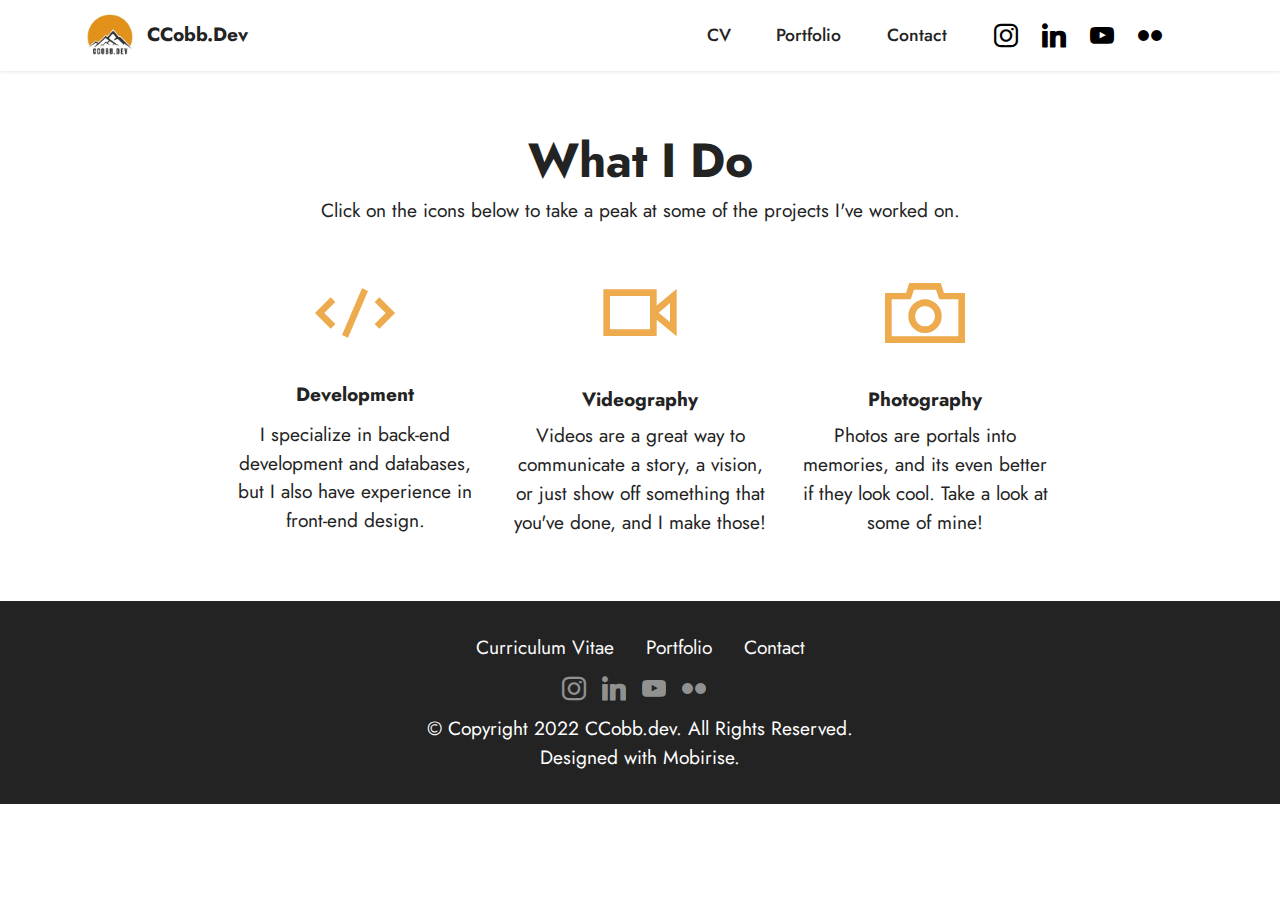
<file: portfolio.html>
<!DOCTYPE html>
<html  >
<head>
  <!-- Site made with Mobirise Website Builder v5.6.11, https://mobirise.com -->
  <meta charset="UTF-8">
  <meta http-equiv="X-UA-Compatible" content="IE=edge">
  <meta name="generator" content="Mobirise v5.6.11, mobirise.com">
  <meta name="twitter:card" content="summary_large_image"/>
  <meta name="twitter:image:src" content="">
  <meta property="og:image" content="">
  <meta name="twitter:title" content="Portfolio | CCobb.dev">
  <meta name="viewport" content="width=device-width, initial-scale=1, minimum-scale=1">
  <link rel="shortcut icon" href="assets/images/ccobb-dev-white.jpg" type="image/x-icon">
  <meta name="description" content="">
  
  
  <title>Portfolio | CCobb.dev</title>
  <link rel="stylesheet" href="assets/web/assets/mobirise-icons2/mobirise2.css">
  <link rel="stylesheet" href="assets/bootstrap/css/bootstrap.min.css">
  <link rel="stylesheet" href="assets/bootstrap/css/bootstrap-grid.min.css">
  <link rel="stylesheet" href="assets/bootstrap/css/bootstrap-reboot.min.css">
  <link rel="stylesheet" href="assets/dropdown/css/style.css">
  <link rel="stylesheet" href="assets/socicon/css/styles.css">
  <link rel="stylesheet" href="assets/theme/css/style.css">
  <link rel="preload" href="https://fonts.googleapis.com/css?family=Jost:100,200,300,400,500,600,700,800,900,100i,200i,300i,400i,500i,600i,700i,800i,900i&display=swap" as="style" onload="this.onload=null;this.rel='stylesheet'">
  <noscript><link rel="stylesheet" href="https://fonts.googleapis.com/css?family=Jost:100,200,300,400,500,600,700,800,900,100i,200i,300i,400i,500i,600i,700i,800i,900i&display=swap"></noscript>
  <link rel="preload" as="style" href="assets/mobirise/css/mbr-additional.css"><link rel="stylesheet" href="assets/mobirise/css/mbr-additional.css" type="text/css">
  
  
  
  
</head>
<body>
  
  <section data-bs-version="5.1" class="menu menu3 cid-tb0MSdOezz" once="menu" id="menu3-e">
    
    <nav class="navbar navbar-dropdown navbar-expand-lg">
        <div class="container">
            <div class="navbar-brand">
                <span class="navbar-logo">
                    <a href="index.html">
                        <img src="assets/images/ccobb-dev-white.jpg" alt="CCobb.dev Logo" style="height: 3rem;">
                    </a>
                </span>
                <span class="navbar-caption-wrap"><a class="navbar-caption text-black text-primary display-7" href="home.html#top">CCobb.Dev</a></span>
            </div>
            <button class="navbar-toggler" type="button" data-toggle="collapse" data-bs-toggle="collapse" data-target="#navbarSupportedContent" data-bs-target="#navbarSupportedContent" aria-controls="navbarNavAltMarkup" aria-expanded="false" aria-label="Toggle navigation">
                <div class="hamburger">
                    <span></span>
                    <span></span>
                    <span></span>
                    <span></span>
                </div>
            </button>
            <div class="collapse navbar-collapse" id="navbarSupportedContent">
                <ul class="navbar-nav nav-dropdown nav-right" data-app-modern-menu="true"><li class="nav-item"><a class="nav-link link text-black text-primary display-4" href="cv.html">CV</a></li>
                    <li class="nav-item"><a class="nav-link link text-black text-primary display-4" href="portfolio.html">Portfolio</a></li>
                    <li class="nav-item"><a class="nav-link link text-black text-primary display-4" href="contact.html">Contact</a>
                    </li></ul>
                <div class="icons-menu">
                    <a class="iconfont-wrapper" href="https://www.instagram.com/ccobb.dev/" target="_blank">
                        <span class="p-2 mbr-iconfont socicon-instagram socicon"></span>
                    </a>
                    <a class="iconfont-wrapper" href="https://www.linkedin.com/in/cameronmcobb/" target="_blank">
                        <span class="p-2 mbr-iconfont socicon-linkedin socicon"></span>
                    </a>
                    <a class="iconfont-wrapper" href="https://www.youtube.com/channel/UC3xQ1Hasae7YMPtAfUcgA0A" target="_blank">
                        <span class="p-2 mbr-iconfont socicon-youtube socicon"></span>
                    </a>
                    <a class="iconfont-wrapper" href="https://www.flickr.com/photos/cmcobb/" target="_blank">
                        <span class="p-2 mbr-iconfont socicon-flickr socicon"></span>
                    </a>
                </div>
                
            </div>
        </div>
    </nav>
</section>

<section data-bs-version="5.1" class="features1 cid-taYdtwFMoc" id="features1-d">
    

    
    
    <div class="container">
        <div class="row">
            <div class="col-12 col-lg-9">
                <h3 class="mbr-section-title mbr-fonts-style align-center mb-0 display-2">
                    <strong>What I Do</strong></h3>
                <h5 class="mbr-section-subtitle mbr-fonts-style align-center mb-0 mt-2 display-7">Click on the icons below to take a peak at some of the projects I've worked on.</h5>
            </div>
        </div>
        <div class="row">
            <div class="card col-12 col-md-6 col-lg-3">
                <div class="card-wrapper">
                    <div class="card-box align-center">
                        <div class="iconfont-wrapper">
                            <a href="development.html"><span class="mbr-iconfont mobi-mbri-code mobi-mbri" style="color: rgb(237, 171, 77); fill: rgb(237, 171, 77);"></span></a>
                        </div>
                        <h5 class="card-title mbr-fonts-style display-7"><p><strong>Development</strong></p></h5>
                        <p class="card-text mbr-fonts-style display-7">I specialize in back-end development and databases, but I also have experience in front-end design.</p>
                    </div>
                </div>
            </div>
            <div class="card col-12 col-md-6 col-lg-3">
                <div class="card-wrapper">
                    <div class="card-box align-center">
                        <div class="iconfont-wrapper">
                            <a href="videography.html"><span class="mbr-iconfont mobi-mbri-video mobi-mbri" style="color: rgb(237, 171, 77); fill: rgb(237, 171, 77);"></span></a>
                        </div>
                        <h5 class="card-title mbr-fonts-style display-7"><strong>Videography</strong></h5>
                        <p class="card-text mbr-fonts-style display-7">Videos are a great way to communicate a story, a vision, or just show off something that you've done, and I make those!</p>
                    </div>
                </div>
            </div>
            <div class="card col-12 col-md-6 col-lg-3">
                <div class="card-wrapper">
                    <div class="card-box align-center">
                        <div class="iconfont-wrapper">
                            <a href="photography.html"><span class="mbr-iconfont mobi-mbri-camera mobi-mbri" style="color: rgb(237, 171, 77); fill: rgb(237, 171, 77);"></span></a>
                        </div>
                        <h5 class="card-title mbr-fonts-style display-7"><strong>Photography</strong></h5>
                        <p class="card-text mbr-fonts-style display-7">Photos are portals into memories, and its even better if they look cool. Take a look at some of mine!</p>
                    </div>
                </div>
            </div>
            
        </div>
    </div>
</section>

<section data-bs-version="5.1" class="footer3 cid-tb0OOWqXNJ" once="footers" id="footer3-f">

    

    

    <div class="container">
        <div class="media-container-row align-center mbr-white">
            <div class="row row-links">
                <ul class="foot-menu">
                    
                    
                    
                    
                    
                <li class="foot-menu-item mbr-fonts-style display-7"><a class="text-white text-primary" href="cv.html" target="_blank">Curriculum Vitae</a></li><li class="foot-menu-item mbr-fonts-style display-7"><a class="text-white text-primary" href="portfolio.html" target="_blank">Portfolio</a></li><li class="foot-menu-item mbr-fonts-style display-7">
                        <a class="text-white text-primary" href="contact.html" target="_blank">Contact</a></li></ul>
            </div>
            <div class="row social-row">
                <div class="social-list align-right pb-2">
                    
                    
                    
                    
                    
                    
                <div class="soc-item">
                        <a href="https://www.instagram.com/ccobb.dev/" target="_blank">
                            <span class="mbr-iconfont mbr-iconfont-social socicon-instagram socicon"></span>
                        </a>
                    </div><div class="soc-item">
                        <a href="https://www.linkedin.com/in/cameronmcobb/" target="_blank">
                            <span class="mbr-iconfont mbr-iconfont-social socicon-linkedin socicon"></span>
                        </a>
                    </div><div class="soc-item">
                        <a href="https://www.youtube.com/channel/UC3xQ1Hasae7YMPtAfUcgA0A" target="_blank">
                            <span class="mbr-iconfont mbr-iconfont-social socicon-youtube socicon"></span>
                        </a>
                    </div><div class="soc-item">
                        <a href="https://www.flickr.com/people/cmcobb/" target="_blank">
                            <span class="mbr-iconfont mbr-iconfont-social socicon-flickr socicon"></span>
                        </a>
                    </div></div>
            </div>
            <div class="row row-copirayt">
                <p class="mbr-text mb-0 mbr-fonts-style mbr-white align-center display-7">
                    © Copyright 2022 CCobb.dev. All Rights Reserved.<br>Designed with Mobirise.</p>
            </div>
        </div>
    </div>
</section>
  
</body>
</html>
</file>
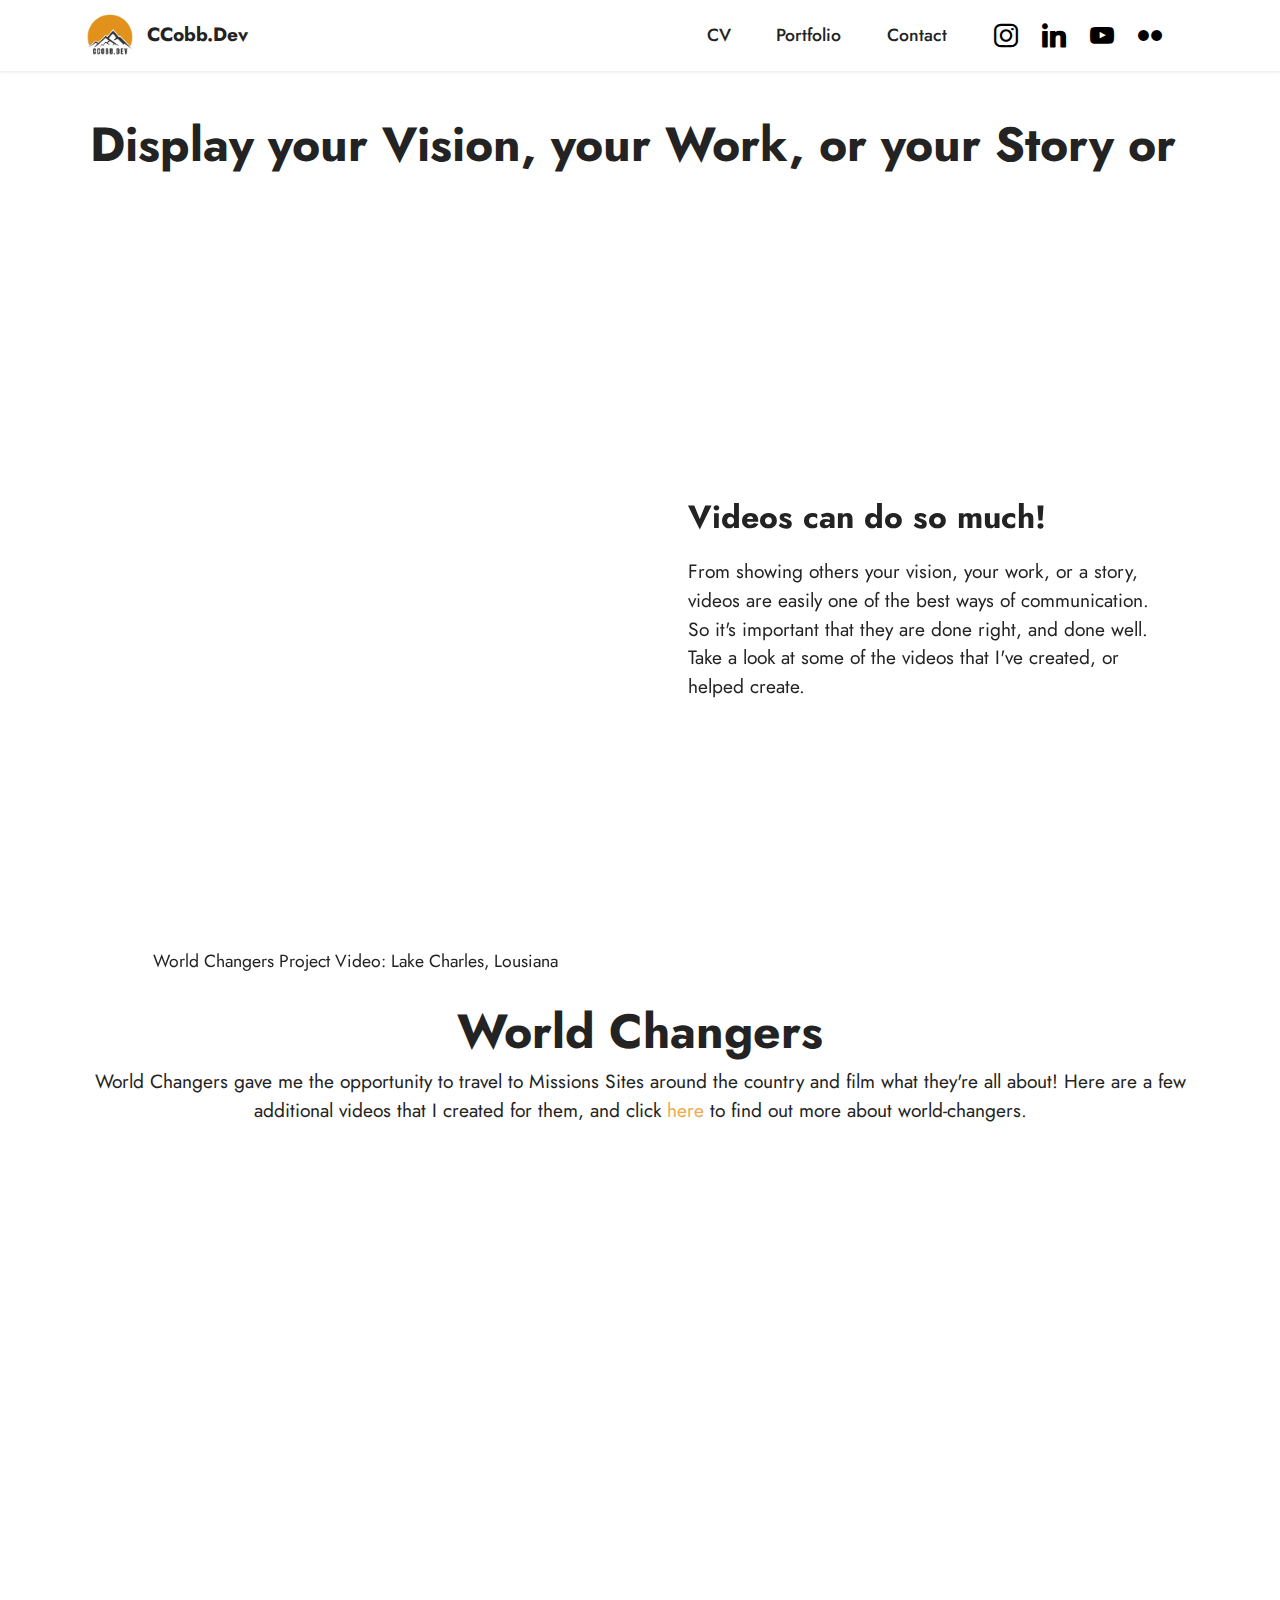
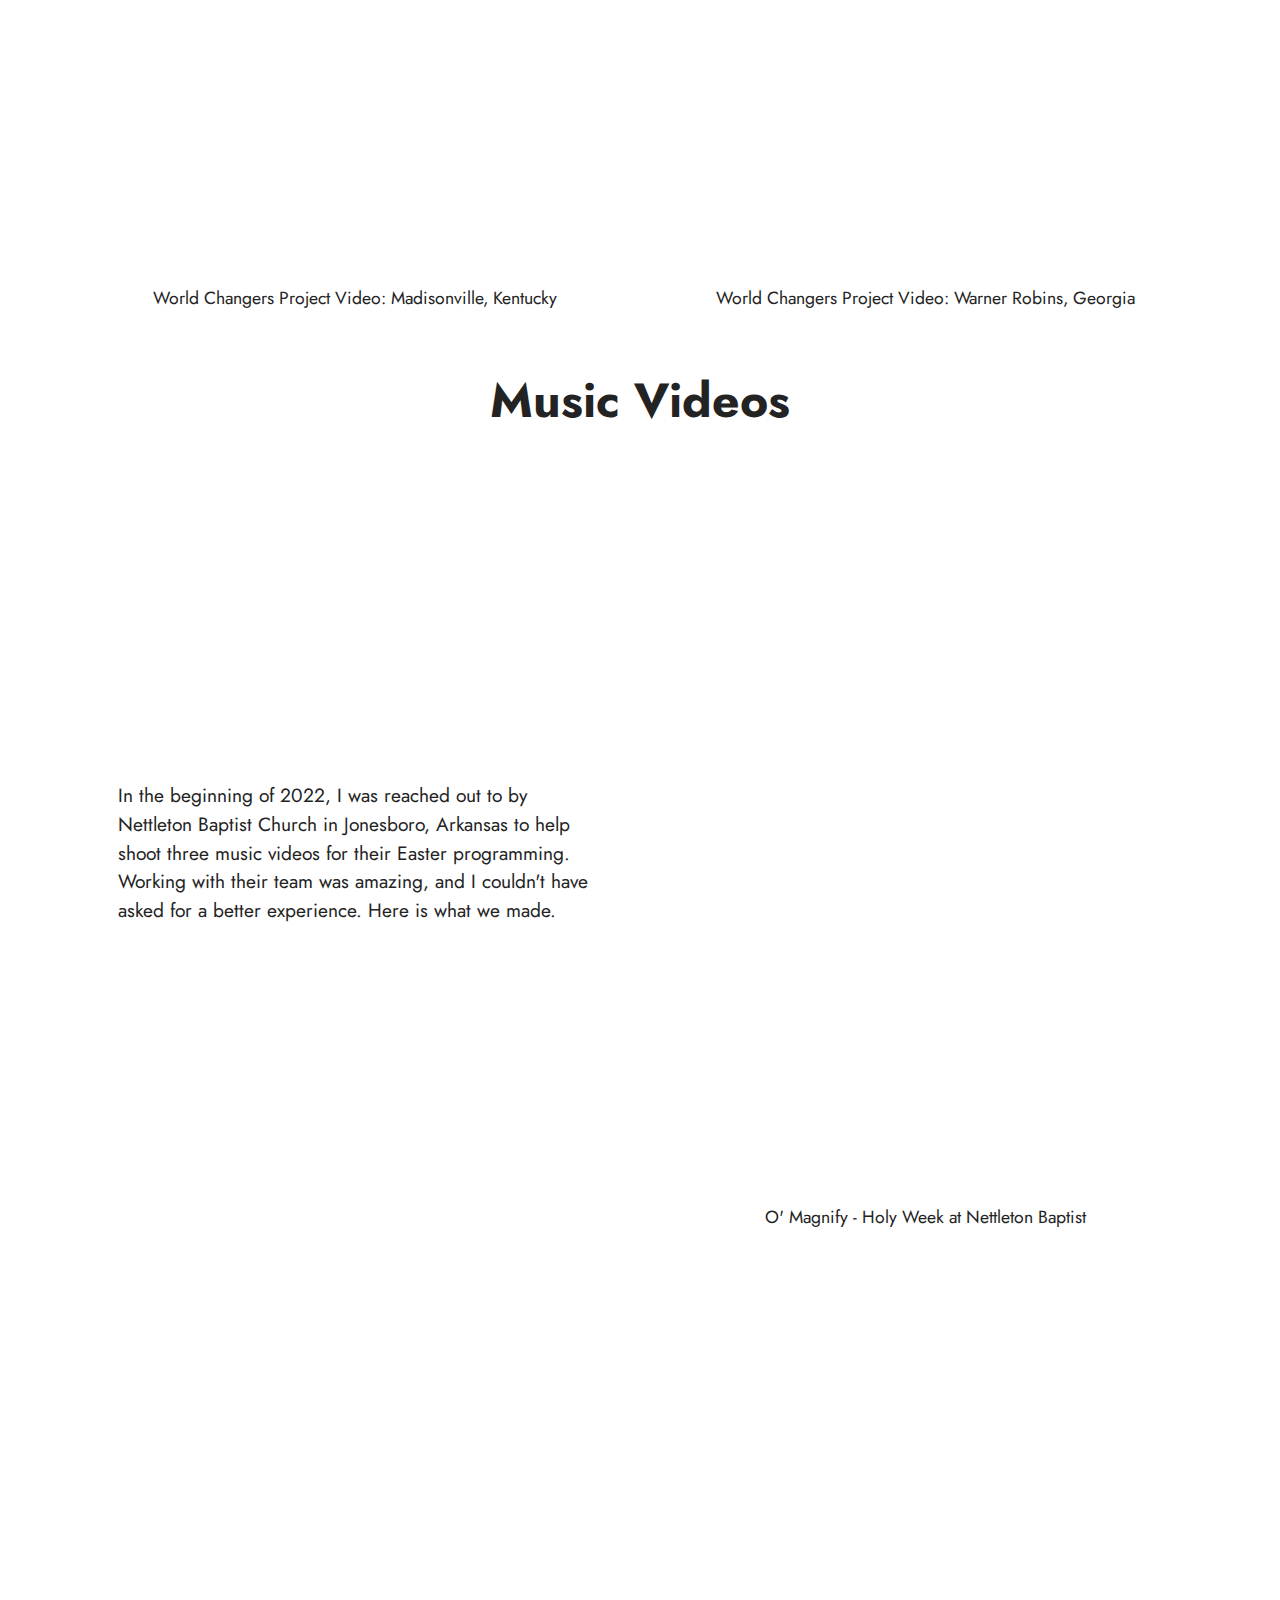
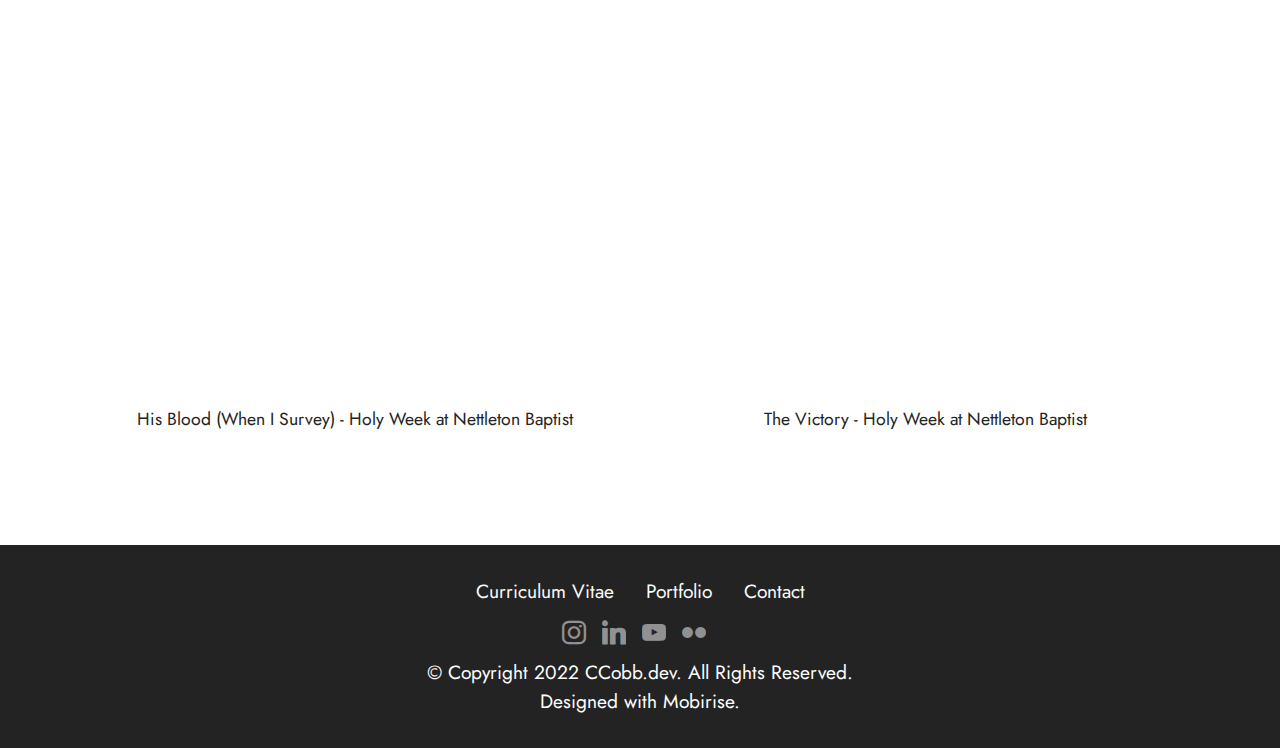
<file: videography.html>
<!DOCTYPE html>
<html  >
<head>
  <!-- Site made with Mobirise Website Builder v5.6.11, https://mobirise.com -->
  <meta charset="UTF-8">
  <meta http-equiv="X-UA-Compatible" content="IE=edge">
  <meta name="generator" content="Mobirise v5.6.11, mobirise.com">
  <meta name="twitter:card" content="summary_large_image"/>
  <meta name="twitter:image:src" content="">
  <meta property="og:image" content="">
  <meta name="twitter:title" content="Videography | CCobb.dev">
  <meta name="viewport" content="width=device-width, initial-scale=1, minimum-scale=1">
  <link rel="shortcut icon" href="assets/images/ccobb-dev-white.jpg" type="image/x-icon">
  <meta name="description" content="">
  
  
  <title>Videography | CCobb.dev</title>
  <link rel="stylesheet" href="assets/bootstrap/css/bootstrap.min.css">
  <link rel="stylesheet" href="assets/bootstrap/css/bootstrap-grid.min.css">
  <link rel="stylesheet" href="assets/bootstrap/css/bootstrap-reboot.min.css">
  <link rel="stylesheet" href="assets/dropdown/css/style.css">
  <link rel="stylesheet" href="assets/socicon/css/styles.css">
  <link rel="stylesheet" href="assets/theme/css/style.css">
  <link rel="preload" href="https://fonts.googleapis.com/css?family=Jost:100,200,300,400,500,600,700,800,900,100i,200i,300i,400i,500i,600i,700i,800i,900i&display=swap" as="style" onload="this.onload=null;this.rel='stylesheet'">
  <noscript><link rel="stylesheet" href="https://fonts.googleapis.com/css?family=Jost:100,200,300,400,500,600,700,800,900,100i,200i,300i,400i,500i,600i,700i,800i,900i&display=swap"></noscript>
  <link rel="preload" as="style" href="assets/mobirise/css/mbr-additional.css"><link rel="stylesheet" href="assets/mobirise/css/mbr-additional.css" type="text/css">
  
  
  
  
</head>
<body>
  
  <section data-bs-version="5.1" class="menu menu3 cid-tb0MSdOezz" once="menu" id="menu3-e">
    
    <nav class="navbar navbar-dropdown navbar-expand-lg">
        <div class="container">
            <div class="navbar-brand">
                <span class="navbar-logo">
                    <a href="index.html">
                        <img src="assets/images/ccobb-dev-white.jpg" alt="CCobb.dev Logo" style="height: 3rem;">
                    </a>
                </span>
                <span class="navbar-caption-wrap"><a class="navbar-caption text-black text-primary display-7" href="home.html#top">CCobb.Dev</a></span>
            </div>
            <button class="navbar-toggler" type="button" data-toggle="collapse" data-bs-toggle="collapse" data-target="#navbarSupportedContent" data-bs-target="#navbarSupportedContent" aria-controls="navbarNavAltMarkup" aria-expanded="false" aria-label="Toggle navigation">
                <div class="hamburger">
                    <span></span>
                    <span></span>
                    <span></span>
                    <span></span>
                </div>
            </button>
            <div class="collapse navbar-collapse" id="navbarSupportedContent">
                <ul class="navbar-nav nav-dropdown nav-right" data-app-modern-menu="true"><li class="nav-item"><a class="nav-link link text-black text-primary display-4" href="cv.html">CV</a></li>
                    <li class="nav-item"><a class="nav-link link text-black text-primary display-4" href="portfolio.html">Portfolio</a></li>
                    <li class="nav-item"><a class="nav-link link text-black text-primary display-4" href="contact.html">Contact</a>
                    </li></ul>
                <div class="icons-menu">
                    <a class="iconfont-wrapper" href="https://www.instagram.com/ccobb.dev/" target="_blank">
                        <span class="p-2 mbr-iconfont socicon-instagram socicon"></span>
                    </a>
                    <a class="iconfont-wrapper" href="https://www.linkedin.com/in/cameronmcobb/" target="_blank">
                        <span class="p-2 mbr-iconfont socicon-linkedin socicon"></span>
                    </a>
                    <a class="iconfont-wrapper" href="https://www.youtube.com/channel/UC3xQ1Hasae7YMPtAfUcgA0A" target="_blank">
                        <span class="p-2 mbr-iconfont socicon-youtube socicon"></span>
                    </a>
                    <a class="iconfont-wrapper" href="https://www.flickr.com/photos/cmcobb/" target="_blank">
                        <span class="p-2 mbr-iconfont socicon-flickr socicon"></span>
                    </a>
                </div>
                
            </div>
        </div>
    </nav>
</section>

<section data-bs-version="5.1" class="video4 cid-tb0SYKaTjq" id="video4-k">
    
    
    
    <div class="container">
        <div class="title-wrapper mb-5">
            <h4 class="mbr-section-title mbr-fonts-style mb-0 display-2"><strong>Display your Vision, your Work, or your Story or&nbsp;</strong></h4>
        </div>
        <div class="row align-items-center">
            <div class="col-12 col-lg-6 video-block">
                <div class="video-wrapper"><iframe class="mbr-embedded-video" src="https://www.youtube.com/embed/LLuUmBe3y0w?rel=0&amp;amp;mute=1&amp;showinfo=0&amp;autoplay=0&amp;loop=0" width="1280" height="720" frameborder="0" allowfullscreen></iframe></div>
                <p class="mbr-description pt-2 mbr-fonts-style display-4">
                    World Changers Project Video: Lake Charles, Lousiana</p>
            </div>
            <div class="col-12 col-lg">
                <div class="text-wrapper">
                    <h5 class="mbr-section-subtitle mbr-fonts-style mb-3 display-5">
                        <strong>Videos can do so much!</strong></h5>
                    <p class="mbr-text mbr-fonts-style display-7">
                        From showing others your vision, your work, or a story, videos are easily one of the best ways of communication. So it's important that they are done right, and done well. Take a look at some of the videos that I've created, or helped create.</p>
                </div>
            </div>
        </div>
    </div>
</section>

<section data-bs-version="5.1" class="video3 cid-tb0SZicOER" id="video3-l">
    
    
    
    <div class="container">
        <div class="mbr-section-head">
            <h4 class="mbr-section-title mbr-fonts-style mb-0 display-2"><strong>World Changers</strong></h4>
            <h5 class="mbr-section-subtitle mbr-fonts-style mb-0 mt-2 display-7">World Changers gave me the opportunity to travel to Missions Sites around the country and film what they're all about! Here are a few additional videos that I created for them, and click <a href="https://www.world-changers.net/" class="text-danger" target="_blank">here</a> to find out more about world-changers.</h5>
        </div>
        <div class="row mt-4">
            <div class="col-12 col-md-6 video-block">
                <div class="video-wrapper"><iframe class="mbr-embedded-video" src="https://www.youtube.com/embed/oKFgVT8NToI?rel=0&amp;amp;mute=1&amp;showinfo=0&amp;autoplay=0&amp;loop=0" width="1280" height="720" frameborder="0" allowfullscreen></iframe></div>
                <p class="mbr-text pt-2 mbr-fonts-style display-4">
                    World Changers Project Video: Madisonville, Kentucky</p>
            </div>
            <div class="col-12 col-md-6 video-block">
                <div class="video-wrapper"><iframe class="mbr-embedded-video" src="https://www.youtube.com/embed/lykUfvh5GfM?rel=0&amp;amp;mute=1&amp;showinfo=0&amp;autoplay=0&amp;loop=0" width="1280" height="720" frameborder="0" allowfullscreen></iframe></div>
                <p class="mbr-text pt-2 mbr-fonts-style display-4">
                    World Changers Project Video: Warner Robins, Georgia</p>
            </div>
        </div>
    </div>
</section>

<section data-bs-version="5.1" class="video5 cid-tb0W8Uji84" id="video5-p">
    

    
    
    <div class="container">
        <div class="title-wrapper mb-5">
            <h4 class="mbr-section-title mbr-fonts-style mb-0 display-2">
                <strong>Music Videos</strong></h4>
        </div>
        <div class="row align-items-center">
            <div class="col-12 col-lg-6 video-block">
                <div class="video-wrapper"><iframe class="mbr-embedded-video" src="https://www.facebook.com/plugins/video.php?height=314&amp;href=https%3A%2F%2Fwww.facebook.com%2Fnettletonbaptistchurch%2Fvideos%2F3252595068354707%2F&amp;show_text=false&amp;width=560&amp;t=0&amp;loop=0&amp;autoplay=0" width="1280" height="720" frameborder="0" allowfullscreen></iframe></div>
                <p class="mbr-description pt-2 mbr-fonts-style display-4">
                    O' Magnify - Holy Week at Nettleton Baptist</p>
            </div>
            <div class="col-12 col-lg">
                <div class="text-wrapper">
                    
                    <p class="mbr-text mbr-fonts-style display-7">
                        In the beginning of 2022, I was reached out to by Nettleton Baptist Church in Jonesboro, Arkansas to help shoot three music videos for their Easter programming. Working with their team was amazing, and I couldn't have asked for a better experience. Here is what we made.</p>
                </div>
            </div>
        </div>
    </div>
</section>

<section data-bs-version="5.1" class="video3 cid-tb1ntCdGUz" id="video3-q">
    
    
    
    <div class="container">
        
        <div class="row mt-4">
            <div class="col-12 col-md-6 video-block">
                <div class="video-wrapper"><iframe class="mbr-embedded-video" src="https://www.facebook.com/plugins/video.php?height=314&amp;href=https%3A%2F%2Fwww.facebook.com%2Fnettletonbaptistchurch%2Fvideos%2F361496062420214%2F&amp;show_text=false&amp;width=560&amp;t=0&amp;loop=0&amp;autoplay=0" width="1280" height="720" frameborder="0" allowfullscreen></iframe></div>
                <p class="mbr-text pt-2 mbr-fonts-style display-4">
                    His Blood (When I Survey) - Holy Week at Nettleton Baptist</p>
            </div>
            <div class="col-12 col-md-6 video-block">
                <div class="video-wrapper"><iframe class="mbr-embedded-video" src="https://www.facebook.com/plugins/video.php?height=314&amp;href=https%3A%2F%2Fwww.facebook.com%2Fnettletonbaptistchurch%2Fvideos%2F1154899475257409%2F&amp;show_text=false&amp;width=560&amp;t=0&amp;loop=0&amp;autoplay=0" width="1280" height="720" frameborder="0" allowfullscreen></iframe></div>
                <p class="mbr-text pt-2 mbr-fonts-style display-4">
                    The Victory - Holy Week at Nettleton Baptist</p>
            </div>
        </div>
    </div>
</section>

<section data-bs-version="5.1" class="footer3 cid-tb0OOWqXNJ" once="footers" id="footer3-f">

    

    

    <div class="container">
        <div class="media-container-row align-center mbr-white">
            <div class="row row-links">
                <ul class="foot-menu">
                    
                    
                    
                    
                    
                <li class="foot-menu-item mbr-fonts-style display-7"><a class="text-white text-primary" href="cv.html" target="_blank">Curriculum Vitae</a></li><li class="foot-menu-item mbr-fonts-style display-7"><a class="text-white text-primary" href="portfolio.html" target="_blank">Portfolio</a></li><li class="foot-menu-item mbr-fonts-style display-7">
                        <a class="text-white text-primary" href="contact.html" target="_blank">Contact</a></li></ul>
            </div>
            <div class="row social-row">
                <div class="social-list align-right pb-2">
                    
                    
                    
                    
                    
                    
                <div class="soc-item">
                        <a href="https://www.instagram.com/ccobb.dev/" target="_blank">
                            <span class="mbr-iconfont mbr-iconfont-social socicon-instagram socicon"></span>
                        </a>
                    </div><div class="soc-item">
                        <a href="https://www.linkedin.com/in/cameronmcobb/" target="_blank">
                            <span class="mbr-iconfont mbr-iconfont-social socicon-linkedin socicon"></span>
                        </a>
                    </div><div class="soc-item">
                        <a href="https://www.youtube.com/channel/UC3xQ1Hasae7YMPtAfUcgA0A" target="_blank">
                            <span class="mbr-iconfont mbr-iconfont-social socicon-youtube socicon"></span>
                        </a>
                    </div><div class="soc-item">
                        <a href="https://www.flickr.com/people/cmcobb/" target="_blank">
                            <span class="mbr-iconfont mbr-iconfont-social socicon-flickr socicon"></span>
                        </a>
                    </div></div>
            </div>
            <div class="row row-copirayt">
                <p class="mbr-text mb-0 mbr-fonts-style mbr-white align-center display-7">
                    © Copyright 2022 CCobb.dev. All Rights Reserved.<br>Designed with Mobirise.</p>
            </div>
        </div>
    </div>
</section>
  
</body>
</html>
</file>
<file: assets/web/assets/mobirise-icons2/mobirise2.css>
@font-face {
  font-family: 'Moririse2';
  font-display: swap;
  src:  url('mobirise2.eot?f2bix4');
  src:  url('mobirise2.eot?f2bix4#iefix') format('embedded-opentype'),
    url('mobirise2.ttf?f2bix4') format('truetype'),
    url('mobirise2.woff?f2bix4') format('woff'),
    url('mobirise2.svg?f2bix4#mobirise2') format('svg');
  font-weight: normal;
  font-style: normal;
}

[class^="mobi-"], [class*=" mobi-"] {
  /* use !important to prevent issues with browser extensions that change fonts */
  font-family: 'Moririse2' !important;
  speak: none;
  font-style: normal;
  font-weight: normal;
  font-variant: normal;
  text-transform: none;
  line-height: 1;

  /* Better Font Rendering =========== */
  -webkit-font-smoothing: antialiased;
  -moz-osx-font-smoothing: grayscale;
}

.mobi-mbri-add-submenu:before {
  content: "\e900";
}
.mobi-mbri-alert:before {
  content: "\e901";
}
.mobi-mbri-align-center:before {
  content: "\e902";
}
.mobi-mbri-align-justify:before {
  content: "\e903";
}
.mobi-mbri-align-left:before {
  content: "\e904";
}
.mobi-mbri-align-right:before {
  content: "\e905";
}
.mobi-mbri-android:before {
  content: "\e906";
}
.mobi-mbri-apple:before {
  content: "\e907";
}
.mobi-mbri-arrow-down:before {
  content: "\e908";
}
.mobi-mbri-arrow-next:before {
  content: "\e909";
}
.mobi-mbri-arrow-prev:before {
  content: "\e90a";
}
.mobi-mbri-arrow-up:before {
  content: "\e90b";
}
.mobi-mbri-bold:before {
  content: "\e90c";
}
.mobi-mbri-bookmark:before {
  content: "\e90d";
}
.mobi-mbri-bootstrap:before {
  content: "\e90e";
}
.mobi-mbri-briefcase:before {
  content: "\e90f";
}
.mobi-mbri-browse:before {
  content: "\e910";
}
.mobi-mbri-bulleted-list:before {
  content: "\e911";
}
.mobi-mbri-calendar:before {
  content: "\e912";
}
.mobi-mbri-camera:before {
  content: "\e913";
}
.mobi-mbri-cart-add:before {
  content: "\e914";
}
.mobi-mbri-cart-full:before {
  content: "\e915";
}
.mobi-mbri-cash:before {
  content: "\e916";
}
.mobi-mbri-change-style:before {
  content: "\e917";
}
.mobi-mbri-chat:before {
  content: "\e918";
}
.mobi-mbri-clock:before {
  content: "\e919";
}
.mobi-mbri-close:before {
  content: "\e91a";
}
.mobi-mbri-cloud:before {
  content: "\e91b";
}
.mobi-mbri-code:before {
  content: "\e91c";
}
.mobi-mbri-contact-form:before {
  content: "\e91d";
}
.mobi-mbri-credit-card:before {
  content: "\e91e";
}
.mobi-mbri-cursor-click:before {
  content: "\e91f";
}
.mobi-mbri-cust-feedback:before {
  content: "\e920";
}
.mobi-mbri-database:before {
  content: "\e921";
}
.mobi-mbri-delivery:before {
  content: "\e922";
}
.mobi-mbri-desktop:before {
  content: "\e923";
}
.mobi-mbri-devices:before {
  content: "\e924";
}
.mobi-mbri-down:before {
  content: "\e925";
}
.mobi-mbri-download-2:before {
  content: "\e926";
}
.mobi-mbri-download:before {
  content: "\e927";
}
.mobi-mbri-drag-n-drop-2:before {
  content: "\e928";
}
.mobi-mbri-drag-n-drop:before {
  content: "\e929";
}
.mobi-mbri-edit-2:before {
  content: "\e92a";
}
.mobi-mbri-edit:before {
  content: "\e92b";
}
.mobi-mbri-error:before {
  content: "\e92c";
}
.mobi-mbri-extension:before {
  content: "\e92d";
}
.mobi-mbri-features:before {
  content: "\e92e";
}
.mobi-mbri-file:before {
  content: "\e92f";
}
.mobi-mbri-flag:before {
  content: "\e930";
}
.mobi-mbri-folder:before {
  content: "\e931";
}
.mobi-mbri-gift:before {
  content: "\e932";
}
.mobi-mbri-github:before {
  content: "\e933";
}
.mobi-mbri-globe-2:before {
  content: "\e934";
}
.mobi-mbri-globe:before {
  content: "\e935";
}
.mobi-mbri-growing-chart:before {
  content: "\e936";
}
.mobi-mbri-hearth:before {
  content: "\e937";
}
.mobi-mbri-help:before {
  content: "\e938";
}
.mobi-mbri-home:before {
  content: "\e939";
}
.mobi-mbri-hot-cup:before {
  content: "\e93a";
}
.mobi-mbri-idea:before {
  content: "\e93b";
}
.mobi-mbri-image-gallery:before {
  content: "\e93c";
}
.mobi-mbri-image-slider:before {
  content: "\e93d";
}
.mobi-mbri-info:before {
  content: "\e93e";
}
.mobi-mbri-italic:before {
  content: "\e93f";
}
.mobi-mbri-key:before {
  content: "\e940";
}
.mobi-mbri-laptop:before {
  content: "\e941";
}
.mobi-mbri-layers:before {
  content: "\e942";
}
.mobi-mbri-left-right:before {
  content: "\e943";
}
.mobi-mbri-left:before {
  content: "\e944";
}
.mobi-mbri-letter:before {
  content: "\e945";
}
.mobi-mbri-like:before {
  content: "\e946";
}
.mobi-mbri-link:before {
  content: "\e947";
}
.mobi-mbri-lock:before {
  content: "\e948";
}
.mobi-mbri-login:before {
  content: "\e949";
}
.mobi-mbri-logout:before {
  content: "\e94a";
}
.mobi-mbri-magic-stick:before {
  content: "\e94b";
}
.mobi-mbri-map-pin:before {
  content: "\e94c";
}
.mobi-mbri-menu:before {
  content: "\e94d";
}
.mobi-mbri-mobile-2:before {
  content: "\e94e";
}
.mobi-mbri-mobile-horizontal:before {
  content: "\e94f";
}
.mobi-mbri-mobile:before {
  content: "\e950";
}
.mobi-mbri-mobirise:before {
  content: "\e951";
}
.mobi-mbri-more-horizontal:before {
  content: "\e952";
}
.mobi-mbri-more-vertical:before {
  content: "\e953";
}
.mobi-mbri-music:before {
  content: "\e954";
}
.mobi-mbri-new-file:before {
  content: "\e955";
}
.mobi-mbri-numbered-list:before {
  content: "\e956";
}
.mobi-mbri-opened-folder:before {
  content: "\e957";
}
.mobi-mbri-pages:before {
  content: "\e958";
}
.mobi-mbri-paper-plane:before {
  content: "\e959";
}
.mobi-mbri-paperclip:before {
  content: "\e95a";
}
.mobi-mbri-phone:before {
  content: "\e95b";
}
.mobi-mbri-photo:before {
  content: "\e95c";
}
.mobi-mbri-photos:before {
  content: "\e95d";
}
.mobi-mbri-pin:before {
  content: "\e95e";
}
.mobi-mbri-play:before {
  content: "\e95f";
}
.mobi-mbri-plus:before {
  content: "\e960";
}
.mobi-mbri-preview:before {
  content: "\e961";
}
.mobi-mbri-print:before {
  content: "\e962";
}
.mobi-mbri-protect:before {
  content: "\e963";
}
.mobi-mbri-question:before {
  content: "\e964";
}
.mobi-mbri-quote-left:before {
  content: "\e965";
}
.mobi-mbri-quote-right:before {
  content: "\e966";
}
.mobi-mbri-redo:before {
  content: "\e967";
}
.mobi-mbri-refresh:before {
  content: "\e968";
}
.mobi-mbri-responsive-2:before {
  content: "\e969";
}
.mobi-mbri-responsive:before {
  content: "\e96a";
}
.mobi-mbri-right:before {
  content: "\e96b";
}
.mobi-mbri-rocket:before {
  content: "\e96c";
}
.mobi-mbri-sad-face:before {
  content: "\e96d";
}
.mobi-mbri-sale:before {
  content: "\e96e";
}
.mobi-mbri-save:before {
  content: "\e96f";
}
.mobi-mbri-search:before {
  content: "\e970";
}
.mobi-mbri-setting-2:before {
  content: "\e971";
}
.mobi-mbri-setting-3:before {
  content: "\e972";
}
.mobi-mbri-setting:before {
  content: "\e973";
}
.mobi-mbri-share:before {
  content: "\e974";
}
.mobi-mbri-shopping-bag:before {
  content: "\e975";
}
.mobi-mbri-shopping-basket:before {
  content: "\e976";
}
.mobi-mbri-shopping-cart:before {
  content: "\e977";
}
.mobi-mbri-sites:before {
  content: "\e978";
}
.mobi-mbri-smile-face:before {
  content: "\e979";
}
.mobi-mbri-speed:before {
  content: "\e97a";
}
.mobi-mbri-star:before {
  content: "\e97b";
}
.mobi-mbri-success:before {
  content: "\e97c";
}
.mobi-mbri-sun:before {
  content: "\e97d";
}
.mobi-mbri-sun2:before {
  content: "\e97e";
}
.mobi-mbri-tablet-vertical:before {
  content: "\e97f";
}
.mobi-mbri-tablet:before {
  content: "\e980";
}
.mobi-mbri-target:before {
  content: "\e981";
}
.mobi-mbri-timer:before {
  content: "\e982";
}
.mobi-mbri-to-ftp:before {
  content: "\e983";
}
.mobi-mbri-to-local-drive:before {
  content: "\e984";
}
.mobi-mbri-touch-swipe:before {
  content: "\e985";
}
.mobi-mbri-touch:before {
  content: "\e986";
}
.mobi-mbri-trash:before {
  content: "\e987";
}
.mobi-mbri-underline:before {
  content: "\e988";
}
.mobi-mbri-undo:before {
  content: "\e989";
}
.mobi-mbri-unlink:before {
  content: "\e98a";
}
.mobi-mbri-unlock:before {
  content: "\e98b";
}
.mobi-mbri-up-down:before {
  content: "\e98c";
}
.mobi-mbri-up:before {
  content: "\e98d";
}
.mobi-mbri-update:before {
  content: "\e98e";
}
.mobi-mbri-upload-2:before {
  content: "\e98f";
}
.mobi-mbri-upload:before {
  content: "\e990";
}
.mobi-mbri-user-2:before {
  content: "\e991";
}
.mobi-mbri-user:before {
  content: "\e992";
}
.mobi-mbri-users:before {
  content: "\e993";
}
.mobi-mbri-video-play:before {
  content: "\e994";
}
.mobi-mbri-video:before {
  content: "\e995";
}
.mobi-mbri-watch:before {
  content: "\e996";
}
.mobi-mbri-website-theme-2:before {
  content: "\e997";
}
.mobi-mbri-website-theme:before {
  content: "\e998";
}
.mobi-mbri-wifi:before {
  content: "\e999";
}
.mobi-mbri-windows:before {
  content: "\e99a";
}
.mobi-mbri-zoom-in:before {
  content: "\e99b";
}
.mobi-mbri-zoom-out:before {
  content: "\e99c";
}
</file>
<file: assets/dropdown/css/style.css>
.navbar-dropdown {
  left: 0;
  padding: 0;
  position: absolute;
  right: 0;
  top: 0;
  transition: all 0.45s ease;
  z-index: 1030;
  background: #282828; }
  .navbar-dropdown .navbar-logo {
    margin-right: 0.8rem;
    transition: margin 0.3s ease-in-out;
    vertical-align: middle; }
    .navbar-dropdown .navbar-logo img {
      height: 3.125rem;
      transition: all 0.3s ease-in-out; }
    .navbar-dropdown .navbar-logo.mbr-iconfont {
      font-size: 3.125rem;
      line-height: 3.125rem; }
  .navbar-dropdown .navbar-caption {
    font-weight: 700;
    white-space: normal;
    vertical-align: -4px;
    line-height: 3.125rem !important; }
    .navbar-dropdown .navbar-caption, .navbar-dropdown .navbar-caption:hover {
      color: inherit;
      text-decoration: none; }
  .navbar-dropdown .mbr-iconfont + .navbar-caption {
    vertical-align: -1px; }
  .navbar-dropdown.navbar-fixed-top {
    position: fixed; }
  .navbar-dropdown .navbar-brand span {
    vertical-align: -4px; }
  .navbar-dropdown.bg-color.transparent {
    background: none; }
  .navbar-dropdown.navbar-short .navbar-brand {
    padding: 0.625rem 0; }
    .navbar-dropdown.navbar-short .navbar-brand span {
      vertical-align: -1px; }
  .navbar-dropdown.navbar-short .navbar-caption {
    line-height: 2.375rem !important;
    vertical-align: -2px; }
  .navbar-dropdown.navbar-short .navbar-logo {
    margin-right: 0.5rem; }
    .navbar-dropdown.navbar-short .navbar-logo img {
      height: 2.375rem; }
    .navbar-dropdown.navbar-short .navbar-logo.mbr-iconfont {
      font-size: 2.375rem;
      line-height: 2.375rem; }
  .navbar-dropdown.navbar-short .mbr-table-cell {
    height: 3.625rem; }
  .navbar-dropdown .navbar-close {
    left: 0.6875rem;
    position: fixed;
    top: 0.75rem;
    z-index: 1000; }
  .navbar-dropdown .hamburger-icon {
    content: "";
    display: inline-block;
    vertical-align: middle;
    width: 16px;
    -webkit-box-shadow: 0 -6px 0 1px #282828,0 0 0 1px #282828,0 6px 0 1px #282828;
    -moz-box-shadow: 0 -6px 0 1px #282828,0 0 0 1px #282828,0 6px 0 1px #282828;
    box-shadow: 0 -6px 0 1px #282828,0 0 0 1px #282828,0 6px 0 1px #282828; }

.dropdown-menu .dropdown-toggle[data-toggle="dropdown-submenu"]::after {
  border-bottom: 0.35em solid transparent;
  border-left: 0.35em solid;
  border-right: 0;
  border-top: 0.35em solid transparent;
  margin-left: 0.3rem; }

.dropdown-menu .dropdown-item:focus {
  outline: 0; }

.nav-dropdown {
  font-size: 0.75rem;
  font-weight: 500;
  height: auto !important; }
  .nav-dropdown .nav-btn {
    padding-left: 1rem; }
  .nav-dropdown .link {
    margin: .667em 1.667em;
    font-weight: 500;
    padding: 0;
    transition: color .2s ease-in-out; }
    .nav-dropdown .link.dropdown-toggle {
      margin-right: 2.583em; }
      .nav-dropdown .link.dropdown-toggle::after {
        margin-left: .25rem;
        border-top: 0.35em solid;
        border-right: 0.35em solid transparent;
        border-left: 0.35em solid transparent;
        border-bottom: 0; }
      .nav-dropdown .link.dropdown-toggle[aria-expanded="true"] {
        margin: 0;
        padding: 0.667em 3.263em  0.667em 1.667em; }
  .nav-dropdown .link::after,
  .nav-dropdown .dropdown-item::after {
    color: inherit; }
  .nav-dropdown .btn {
    font-size: 0.75rem;
    font-weight: 700;
    letter-spacing: 0;
    margin-bottom: 0;
    padding-left: 1.25rem;
    padding-right: 1.25rem; }
  .nav-dropdown .dropdown-menu {
    border-radius: 0;
    border: 0;
    left: 0;
    margin: 0;
    padding-bottom: 1.25rem;
    padding-top: 1.25rem;
    position: relative; }
  .nav-dropdown .dropdown-submenu {
    margin-left: 0.125rem;
    top: 0; }
  .nav-dropdown .dropdown-item {
    font-weight: 500;
    line-height: 2;
    padding: 0.3846em 4.615em 0.3846em 1.5385em;
    position: relative;
    transition: color .2s ease-in-out, background-color .2s ease-in-out; }
    .nav-dropdown .dropdown-item::after {
      margin-top: -0.3077em;
      position: absolute;
      right: 1.1538em;
      top: 50%; }
    .nav-dropdown .dropdown-item:focus, .nav-dropdown .dropdown-item:hover {
      background: none; }

@media (max-width: 767px) {
  .nav-dropdown.navbar-toggleable-sm {
    bottom: 0;
    display: none;
    left: 0;
    overflow-x: hidden;
    position: fixed;
    top: 0;
    transform: translateX(-100%);
    -ms-transform: translateX(-100%);
    -webkit-transform: translateX(-100%);
    width: 18.75rem;
    z-index: 999; } }
.nav-dropdown.navbar-toggleable-xl {
  bottom: 0;
  display: none;
  left: 0;
  overflow-x: hidden;
  position: fixed;
  top: 0;
  transform: translateX(-100%);
  -ms-transform: translateX(-100%);
  -webkit-transform: translateX(-100%);
  width: 18.75rem;
  z-index: 999; }

.nav-dropdown-sm {
  display: block !important;
  overflow-x: hidden;
  overflow: auto;
  padding-top: 3.875rem; }
  .nav-dropdown-sm::after {
    content: "";
    display: block;
    height: 3rem;
    width: 100%; }
  .nav-dropdown-sm.collapse.in ~ .navbar-close {
    display: block !important; }
  .nav-dropdown-sm.collapsing, .nav-dropdown-sm.collapse.in {
    transform: translateX(0);
    -ms-transform: translateX(0);
    -webkit-transform: translateX(0);
    transition: all 0.25s ease-out;
    -webkit-transition: all 0.25s ease-out;
    background: #282828; }
  .nav-dropdown-sm.collapsing[aria-expanded="false"] {
    transform: translateX(-100%);
    -ms-transform: translateX(-100%);
    -webkit-transform: translateX(-100%); }
  .nav-dropdown-sm .nav-item {
    display: block;
    margin-left: 0 !important;
    padding-left: 0; }
  .nav-dropdown-sm .link,
  .nav-dropdown-sm .dropdown-item {
    border-top: 1px dotted rgba(255, 255, 255, 0.1);
    font-size: 0.8125rem;
    line-height: 1.6;
    margin: 0 !important;
    padding: 0.875rem 2.4rem 0.875rem 1.5625rem !important;
    position: relative;
    white-space: normal; }
    .nav-dropdown-sm .link:focus, .nav-dropdown-sm .link:hover,
    .nav-dropdown-sm .dropdown-item:focus,
    .nav-dropdown-sm .dropdown-item:hover {
      background: rgba(0, 0, 0, 0.2) !important;
      color: #c0a375; }
  .nav-dropdown-sm .nav-btn {
    position: relative;
    padding: 1.5625rem 1.5625rem 0 1.5625rem; }
    .nav-dropdown-sm .nav-btn::before {
      border-top: 1px dotted rgba(255, 255, 255, 0.1);
      content: "";
      left: 0;
      position: absolute;
      top: 0;
      width: 100%; }
    .nav-dropdown-sm .nav-btn + .nav-btn {
      padding-top: 0.625rem; }
      .nav-dropdown-sm .nav-btn + .nav-btn::before {
        display: none; }
  .nav-dropdown-sm .btn {
    padding: 0.625rem 0; }
  .nav-dropdown-sm .dropdown-toggle[data-toggle="dropdown-submenu"]::after {
    margin-left: .25rem;
    border-top: 0.35em solid;
    border-right: 0.35em solid transparent;
    border-left: 0.35em solid transparent;
    border-bottom: 0; }
  .nav-dropdown-sm .dropdown-toggle[data-toggle="dropdown-submenu"][aria-expanded="true"]::after {
    border-top: 0;
    border-right: 0.35em solid transparent;
    border-left: 0.35em solid transparent;
    border-bottom: 0.35em solid; }
  .nav-dropdown-sm .dropdown-menu {
    margin: 0;
    padding: 0;
    position: relative;
    top: 0;
    left: 0;
    width: 100%;
    border: 0;
    float: none;
    border-radius: 0;
    background: none; }
  .nav-dropdown-sm .dropdown-submenu {
    left: 100%;
    margin-left: 0.125rem;
    margin-top: -1.25rem;
    top: 0; }

.navbar-toggleable-sm .nav-dropdown .dropdown-menu {
  position: absolute; }

.navbar-toggleable-sm .nav-dropdown .dropdown-submenu {
  left: 100%;
  margin-left: 0.125rem;
  margin-top: -1.25rem;
  top: 0; }

.navbar-toggleable-sm.opened .nav-dropdown .dropdown-menu {
  position: relative; }

.navbar-toggleable-sm.opened .nav-dropdown .dropdown-submenu {
  left: 0;
  margin-left: 00rem;
  margin-top: 0rem;
  top: 0; }

.is-builder .nav-dropdown.collapsing {
  transition: none !important; }
</file>
<file: assets/socicon/css/styles.css>
@charset "UTF-8";

@font-face {
  font-family: 'Socicon';
  src:  url('../fonts/socicon.eot');
  src:  url('../fonts/socicon.eot?#iefix') format('embedded-opentype'),
    url('../fonts/socicon.woff2') format('woff2'),
    url('../fonts/socicon.ttf') format('truetype'),
    url('../fonts/socicon.woff') format('woff'),
    url('../fonts/socicon.svg#socicon') format('svg');
  font-weight: normal;
  font-style: normal;
  font-display: swap;
}

[data-icon]:before {
  font-family: "socicon" !important;
  content: attr(data-icon);
  font-style: normal !important;
  font-weight: normal !important;
  font-variant: normal !important;
  text-transform: none !important;
  speak: none;
  line-height: 1;
  -webkit-font-smoothing: antialiased;
  -moz-osx-font-smoothing: grayscale;
}

[class^="socicon-"], [class*=" socicon-"] {
  /* use !important to prevent issues with browser extensions that change fonts */
  font-family: 'Socicon' !important;
  speak: none;
  font-style: normal;
  font-weight: normal;
  font-variant: normal;
  text-transform: none;
  line-height: 1;

  /* Better Font Rendering =========== */
  -webkit-font-smoothing: antialiased;
  -moz-osx-font-smoothing: grayscale;
}

.socicon-eitaa:before {
  content: "\e97c";
}
.socicon-soroush:before {
  content: "\e97d";
}
.socicon-bale:before {
  content: "\e97e";
}
.socicon-zazzle:before {
  content: "\e97b";
}
.socicon-society6:before {
  content: "\e97a";
}
.socicon-redbubble:before {
  content: "\e979";
}
.socicon-avvo:before {
  content: "\e978";
}
.socicon-stitcher:before {
  content: "\e977";
}
.socicon-googlehangouts:before {
  content: "\e974";
}
.socicon-dlive:before {
  content: "\e975";
}
.socicon-vsco:before {
  content: "\e976";
}
.socicon-flipboard:before {
  content: "\e973";
}
.socicon-ubuntu:before {
  content: "\e958";
}
.socicon-artstation:before {
  content: "\e959";
}
.socicon-invision:before {
  content: "\e95a";
}
.socicon-torial:before {
  content: "\e95b";
}
.socicon-collectorz:before {
  content: "\e95c";
}
.socicon-seenthis:before {
  content: "\e95d";
}
.socicon-googleplaymusic:before {
  content: "\e95e";
}
.socicon-debian:before {
  content: "\e95f";
}
.socicon-filmfreeway:before {
  content: "\e960";
}
.socicon-gnome:before {
  content: "\e961";
}
.socicon-itchio:before {
  content: "\e962";
}
.socicon-jamendo:before {
  content: "\e963";
}
.socicon-mix:before {
  content: "\e964";
}
.socicon-sharepoint:before {
  content: "\e965";
}
.socicon-tinder:before {
  content: "\e966";
}
.socicon-windguru:before {
  content: "\e967";
}
.socicon-cdbaby:before {
  content: "\e968";
}
.socicon-elementaryos:before {
  content: "\e969";
}
.socicon-stage32:before {
  content: "\e96a";
}
.socicon-tiktok:before {
  content: "\e96b";
}
.socicon-gitter:before {
  content: "\e96c";
}
.socicon-letterboxd:before {
  content: "\e96d";
}
.socicon-threema:before {
  content: "\e96e";
}
.socicon-splice:before {
  content: "\e96f";
}
.socicon-metapop:before {
  content: "\e970";
}
.socicon-naver:before {
  content: "\e971";
}
.socicon-remote:before {
  content: "\e972";
}
.socicon-internet:before {
  content: "\e957";
}
.socicon-moddb:before {
  content: "\e94b";
}
.socicon-indiedb:before {
  content: "\e94c";
}
.socicon-traxsource:before {
  content: "\e94d";
}
.socicon-gamefor:before {
  content: "\e94e";
}
.socicon-pixiv:before {
  content: "\e94f";
}
.socicon-myanimelist:before {
  content: "\e950";
}
.socicon-blackberry:before {
  content: "\e951";
}
.socicon-wickr:before {
  content: "\e952";
}
.socicon-spip:before {
  content: "\e953";
}
.socicon-napster:before {
  content: "\e954";
}
.socicon-beatport:before {
  content: "\e955";
}
.socicon-hackerone:before {
  content: "\e956";
}
.socicon-hackernews:before {
  content: "\e946";
}
.socicon-smashwords:before {
  content: "\e947";
}
.socicon-kobo:before {
  content: "\e948";
}
.socicon-bookbub:before {
  content: "\e949";
}
.socicon-mailru:before {
  content: "\e94a";
}
.socicon-gitlab:before {
  content: "\e945";
}
.socicon-instructables:before {
  content: "\e944";
}
.socicon-portfolio:before {
  content: "\e943";
}
.socicon-codered:before {
  content: "\e940";
}
.socicon-origin:before {
  content: "\e941";
}
.socicon-nextdoor:before {
  content: "\e942";
}
.socicon-udemy:before {
  content: "\e93f";
}
.socicon-livemaster:before {
  content: "\e93e";
}
.socicon-crunchbase:before {
  content: "\e93b";
}
.socicon-homefy:before {
  content: "\e93c";
}
.socicon-calendly:before {
  content: "\e93d";
}
.socicon-realtor:before {
  content: "\e90f";
}
.socicon-tidal:before {
  content: "\e910";
}
.socicon-qobuz:before {
  content: "\e911";
}
.socicon-natgeo:before {
  content: "\e912";
}
.socicon-mastodon:before {
  content: "\e913";
}
.socicon-unsplash:before {
  content: "\e914";
}
.socicon-homeadvisor:before {
  content: "\e915";
}
.socicon-angieslist:before {
  content: "\e916";
}
.socicon-codepen:before {
  content: "\e917";
}
.socicon-slack:before {
  content: "\e918";
}
.socicon-openaigym:before {
  content: "\e919";
}
.socicon-logmein:before {
  content: "\e91a";
}
.socicon-fiverr:before {
  content: "\e91b";
}
.socicon-gotomeeting:before {
  content: "\e91c";
}
.socicon-aliexpress:before {
  content: "\e91d";
}
.socicon-guru:before {
  content: "\e91e";
}
.socicon-appstore:before {
  content: "\e91f";
}
.socicon-homes:before {
  content: "\e920";
}
.socicon-zoom:before {
  content: "\e921";
}
.socicon-alibaba:before {
  content: "\e922";
}
.socicon-craigslist:before {
  content: "\e923";
}
.socicon-wix:before {
  content: "\e924";
}
.socicon-redfin:before {
  content: "\e925";
}
.socicon-googlecalendar:before {
  content: "\e926";
}
.socicon-shopify:before {
  content: "\e927";
}
.socicon-freelancer:before {
  content: "\e928";
}
.socicon-seedrs:before {
  content: "\e929";
}
.socicon-bing:before {
  content: "\e92a";
}
.socicon-doodle:before {
  content: "\e92b";
}
.socicon-bonanza:before {
  content: "\e92c";
}
.socicon-squarespace:before {
  content: "\e92d";
}
.socicon-toptal:before {
  content: "\e92e";
}
.socicon-gust:before {
  content: "\e92f";
}
.socicon-ask:before {
  content: "\e930";
}
.socicon-trulia:before {
  content: "\e931";
}
.socicon-loomly:before {
  content: "\e932";
}
.socicon-ghost:before {
  content: "\e933";
}
.socicon-upwork:before {
  content: "\e934";
}
.socicon-fundable:before {
  content: "\e935";
}
.socicon-booking:before {
  content: "\e936";
}
.socicon-googlemaps:before {
  content: "\e937";
}
.socicon-zillow:before {
  content: "\e938";
}
.socicon-niconico:before {
  content: "\e939";
}
.socicon-toneden:before {
  content: "\e93a";
}
.socicon-augment:before {
  content: "\e908";
}
.socicon-bitbucket:before {
  content: "\e909";
}
.socicon-fyuse:before {
  content: "\e90a";
}
.socicon-yt-gaming:before {
  content: "\e90b";
}
.socicon-sketchfab:before {
  content: "\e90c";
}
.socicon-mobcrush:before {
  content: "\e90d";
}
.socicon-microsoft:before {
  content: "\e90e";
}
.socicon-pandora:before {
  content: "\e907";
}
.socicon-messenger:before {
  content: "\e906";
}
.socicon-gamewisp:before {
  content: "\e905";
}
.socicon-bloglovin:before {
  content: "\e904";
}
.socicon-tunein:before {
  content: "\e903";
}
.socicon-gamejolt:before {
  content: "\e901";
}
.socicon-trello:before {
  content: "\e902";
}
.socicon-spreadshirt:before {
  content: "\e900";
}
.socicon-500px:before {
  content: "\e000";
}
.socicon-8tracks:before {
  content: "\e001";
}
.socicon-airbnb:before {
  content: "\e002";
}
.socicon-alliance:before {
  content: "\e003";
}
.socicon-amazon:before {
  content: "\e004";
}
.socicon-amplement:before {
  content: "\e005";
}
.socicon-android:before {
  content: "\e006";
}
.socicon-angellist:before {
  content: "\e007";
}
.socicon-apple:before {
  content: "\e008";
}
.socicon-appnet:before {
  content: "\e009";
}
.socicon-baidu:before {
  content: "\e00a";
}
.socicon-bandcamp:before {
  content: "\e00b";
}
.socicon-battlenet:before {
  content: "\e00c";
}
.socicon-mixer:before {
  content: "\e00d";
}
.socicon-bebee:before {
  content: "\e00e";
}
.socicon-bebo:before {
  content: "\e00f";
}
.socicon-behance:before {
  content: "\e010";
}
.socicon-blizzard:before {
  content: "\e011";
}
.socicon-blogger:before {
  content: "\e012";
}
.socicon-buffer:before {
  content: "\e013";
}
.socicon-chrome:before {
  content: "\e014";
}
.socicon-coderwall:before {
  content: "\e015";
}
.socicon-curse:before {
  content: "\e016";
}
.socicon-dailymotion:before {
  content: "\e017";
}
.socicon-deezer:before {
  content: "\e018";
}
.socicon-delicious:before {
  content: "\e019";
}
.socicon-deviantart:before {
  content: "\e01a";
}
.socicon-diablo:before {
  content: "\e01b";
}
.socicon-digg:before {
  content: "\e01c";
}
.socicon-discord:before {
  content: "\e01d";
}
.socicon-disqus:before {
  content: "\e01e";
}
.socicon-douban:before {
  content: "\e01f";
}
.socicon-draugiem:before {
  content: "\e020";
}
.socicon-dribbble:before {
  content: "\e021";
}
.socicon-drupal:before {
  content: "\e022";
}
.socicon-ebay:before {
  content: "\e023";
}
.socicon-ello:before {
  content: "\e024";
}
.socicon-endomodo:before {
  content: "\e025";
}
.socicon-envato:before {
  content: "\e026";
}
.socicon-etsy:before {
  content: "\e027";
}
.socicon-facebook:before {
  content: "\e028";
}
.socicon-feedburner:before {
  content: "\e029";
}
.socicon-filmweb:before {
  content: "\e02a";
}
.socicon-firefox:before {
  content: "\e02b";
}
.socicon-flattr:before {
  content: "\e02c";
}
.socicon-flickr:before {
  content: "\e02d";
}
.socicon-formulr:before {
  content: "\e02e";
}
.socicon-forrst:before {
  content: "\e02f";
}
.socicon-foursquare:before {
  content: "\e030";
}
.socicon-friendfeed:before {
  content: "\e031";
}
.socicon-github:before {
  content: "\e032";
}
.socicon-goodreads:before {
  content: "\e033";
}
.socicon-google:before {
  content: "\e034";
}
.socicon-googlescholar:before {
  content: "\e035";
}
.socicon-googlegroups:before {
  content: "\e036";
}
.socicon-googlephotos:before {
  content: "\e037";
}
.socicon-googleplus:before {
  content: "\e038";
}
.socicon-grooveshark:before {
  content: "\e039";
}
.socicon-hackerrank:before {
  content: "\e03a";
}
.socicon-hearthstone:before {
  content: "\e03b";
}
.socicon-hellocoton:before {
  content: "\e03c";
}
.socicon-heroes:before {
  content: "\e03d";
}
.socicon-smashcast:before {
  content: "\e03e";
}
.socicon-horde:before {
  content: "\e03f";
}
.socicon-houzz:before {
  content: "\e040";
}
.socicon-icq:before {
  content: "\e041";
}
.socicon-identica:before {
  content: "\e042";
}
.socicon-imdb:before {
  content: "\e043";
}
.socicon-instagram:before {
  content: "\e044";
}
.socicon-issuu:before {
  content: "\e045";
}
.socicon-istock:before {
  content: "\e046";
}
.socicon-itunes:before {
  content: "\e047";
}
.socicon-keybase:before {
  content: "\e048";
}
.socicon-lanyrd:before {
  content: "\e049";
}
.socicon-lastfm:before {
  content: "\e04a";
}
.socicon-line:before {
  content: "\e04b";
}
.socicon-linkedin:before {
  content: "\e04c";
}
.socicon-livejournal:before {
  content: "\e04d";
}
.socicon-lyft:before {
  content: "\e04e";
}
.socicon-macos:before {
  content: "\e04f";
}
.socicon-mail:before {
  content: "\e050";
}
.socicon-medium:before {
  content: "\e051";
}
.socicon-meetup:before {
  content: "\e052";
}
.socicon-mixcloud:before {
  content: "\e053";
}
.socicon-modelmayhem:before {
  content: "\e054";
}
.socicon-mumble:before {
  content: "\e055";
}
.socicon-myspace:before {
  content: "\e056";
}
.socicon-newsvine:before {
  content: "\e057";
}
.socicon-nintendo:before {
  content: "\e058";
}
.socicon-npm:before {
  content: "\e059";
}
.socicon-odnoklassniki:before {
  content: "\e05a";
}
.socicon-openid:before {
  content: "\e05b";
}
.socicon-opera:before {
  content: "\e05c";
}
.socicon-outlook:before {
  content: "\e05d";
}
.socicon-overwatch:before {
  content: "\e05e";
}
.socicon-patreon:before {
  content: "\e05f";
}
.socicon-paypal:before {
  content: "\e060";
}
.socicon-periscope:before {
  content: "\e061";
}
.socicon-persona:before {
  content: "\e062";
}
.socicon-pinterest:before {
  content: "\e063";
}
.socicon-play:before {
  content: "\e064";
}
.socicon-player:before {
  content: "\e065";
}
.socicon-playstation:before {
  content: "\e066";
}
.socicon-pocket:before {
  content: "\e067";
}
.socicon-qq:before {
  content: "\e068";
}
.socicon-quora:before {
  content: "\e069";
}
.socicon-raidcall:before {
  content: "\e06a";
}
.socicon-ravelry:before {
  content: "\e06b";
}
.socicon-reddit:before {
  content: "\e06c";
}
.socicon-renren:before {
  content: "\e06d";
}
.socicon-researchgate:before {
  content: "\e06e";
}
.socicon-residentadvisor:before {
  content: "\e06f";
}
.socicon-reverbnation:before {
  content: "\e070";
}
.socicon-rss:before {
  content: "\e071";
}
.socicon-sharethis:before {
  content: "\e072";
}
.socicon-skype:before {
  content: "\e073";
}
.socicon-slideshare:before {
  content: "\e074";
}
.socicon-smugmug:before {
  content: "\e075";
}
.socicon-snapchat:before {
  content: "\e076";
}
.socicon-songkick:before {
  content: "\e077";
}
.socicon-soundcloud:before {
  content: "\e078";
}
.socicon-spotify:before {
  content: "\e079";
}
.socicon-stackexchange:before {
  content: "\e07a";
}
.socicon-stackoverflow:before {
  content: "\e07b";
}
.socicon-starcraft:before {
  content: "\e07c";
}
.socicon-stayfriends:before {
  content: "\e07d";
}
.socicon-steam:before {
  content: "\e07e";
}
.socicon-storehouse:before {
  content: "\e07f";
}
.socicon-strava:before {
  content: "\e080";
}
.socicon-streamjar:before {
  content: "\e081";
}
.socicon-stumbleupon:before {
  content: "\e082";
}
.socicon-swarm:before {
  content: "\e083";
}
.socicon-teamspeak:before {
  content: "\e084";
}
.socicon-teamviewer:before {
  content: "\e085";
}
.socicon-technorati:before {
  content: "\e086";
}
.socicon-telegram:before {
  content: "\e087";
}
.socicon-tripadvisor:before {
  content: "\e088";
}
.socicon-tripit:before {
  content: "\e089";
}
.socicon-triplej:before {
  content: "\e08a";
}
.socicon-tumblr:before {
  content: "\e08b";
}
.socicon-twitch:before {
  content: "\e08c";
}
.socicon-twitter:before {
  content: "\e08d";
}
.socicon-uber:before {
  content: "\e08e";
}
.socicon-ventrilo:before {
  content: "\e08f";
}
.socicon-viadeo:before {
  content: "\e090";
}
.socicon-viber:before {
  content: "\e091";
}
.socicon-viewbug:before {
  content: "\e092";
}
.socicon-vimeo:before {
  content: "\e093";
}
.socicon-vine:before {
  content: "\e094";
}
.socicon-vkontakte:before {
  content: "\e095";
}
.socicon-warcraft:before {
  content: "\e096";
}
.socicon-wechat:before {
  content: "\e097";
}
.socicon-weibo:before {
  content: "\e098";
}
.socicon-whatsapp:before {
  content: "\e099";
}
.socicon-wikipedia:before {
  content: "\e09a";
}
.socicon-windows:before {
  content: "\e09b";
}
.socicon-wordpress:before {
  content: "\e09c";
}
.socicon-wykop:before {
  content: "\e09d";
}
.socicon-xbox:before {
  content: "\e09e";
}
.socicon-xing:before {
  content: "\e09f";
}
.socicon-yahoo:before {
  content: "\e0a0";
}
.socicon-yammer:before {
  content: "\e0a1";
}
.socicon-yandex:before {
  content: "\e0a2";
}
.socicon-yelp:before {
  content: "\e0a3";
}
.socicon-younow:before {
  content: "\e0a4";
}
.socicon-youtube:before {
  content: "\e0a5";
}
.socicon-zapier:before {
  content: "\e0a6";
}
.socicon-zerply:before {
  content: "\e0a7";
}
.socicon-zomato:before {
  content: "\e0a8";
}
.socicon-zynga:before {
  content: "\e0a9";
}
</file>
<file: assets/theme/css/style.css>
@charset "UTF-8";
section {
  background-color: #ffffff;
}

body {
  font-style: normal;
  line-height: 1.5;
  font-weight: 400;
  color: #232323;
  position: relative;
}

button {
  background-color: transparent;
  border-color: transparent;
}

section,
.container,
.container-fluid {
  position: relative;
  word-wrap: break-word;
}

a.mbr-iconfont:hover {
  text-decoration: none;
}

.article .lead p,
.article .lead ul,
.article .lead ol,
.article .lead pre,
.article .lead blockquote {
  margin-bottom: 0;
}

a {
  font-style: normal;
  font-weight: 400;
  cursor: pointer;
}
a, a:hover {
  text-decoration: none;
}

.mbr-section-title {
  font-style: normal;
  line-height: 1.3;
}

.mbr-section-subtitle {
  line-height: 1.3;
}

.mbr-text {
  font-style: normal;
  line-height: 1.7;
}

h1,
h2,
h3,
h4,
h5,
h6,
.display-1,
.display-2,
.display-4,
.display-5,
.display-7,
span,
p,
a {
  line-height: 1;
  word-break: break-word;
  word-wrap: break-word;
  font-weight: 400;
}

b,
strong {
  font-weight: bold;
}

input:-webkit-autofill, input:-webkit-autofill:hover, input:-webkit-autofill:focus, input:-webkit-autofill:active {
  transition-delay: 9999s;
  -webkit-transition-property: background-color, color;
  transition-property: background-color, color;
}

textarea[type=hidden] {
  display: none;
}

section {
  background-position: 50% 50%;
  background-repeat: no-repeat;
  background-size: cover;
}
section .mbr-background-video,
section .mbr-background-video-preview {
  position: absolute;
  bottom: 0;
  left: 0;
  right: 0;
  top: 0;
}

.hidden {
  visibility: hidden;
}

.mbr-z-index20 {
  z-index: 20;
}

/*! Base colors */
.mbr-white {
  color: #ffffff;
}

.mbr-black {
  color: #111111;
}

.mbr-bg-white {
  background-color: #ffffff;
}

.mbr-bg-black {
  background-color: #000000;
}

/*! Text-aligns */
.align-left {
  text-align: left;
}

.align-center {
  text-align: center;
}

.align-right {
  text-align: right;
}

/*! Font-weight  */
.mbr-light {
  font-weight: 300;
}

.mbr-regular {
  font-weight: 400;
}

.mbr-semibold {
  font-weight: 500;
}

.mbr-bold {
  font-weight: 700;
}

/*! Media  */
.media-content {
  flex-basis: 100%;
}

.media-container-row {
  display: flex;
  flex-direction: row;
  flex-wrap: wrap;
  justify-content: center;
  align-content: center;
  align-items: start;
}
.media-container-row .media-size-item {
  width: 400px;
}

.media-container-column {
  display: flex;
  flex-direction: column;
  flex-wrap: wrap;
  justify-content: center;
  align-content: center;
  align-items: stretch;
}
.media-container-column > * {
  width: 100%;
}

@media (min-width: 992px) {
  .media-container-row {
    flex-wrap: nowrap;
  }
}
figure {
  margin-bottom: 0;
  overflow: hidden;
}

figure[mbr-media-size] {
  transition: width 0.1s;
}

img,
iframe {
  display: block;
  width: 100%;
}

.card {
  background-color: transparent;
  border: none;
}

.card-box {
  width: 100%;
}

.card-img {
  text-align: center;
  flex-shrink: 0;
  -webkit-flex-shrink: 0;
}

.media {
  max-width: 100%;
  margin: 0 auto;
}

.mbr-figure {
  align-self: center;
}

.media-container > div {
  max-width: 100%;
}

.mbr-figure img,
.card-img img {
  width: 100%;
}

@media (max-width: 991px) {
  .media-size-item {
    width: auto !important;
  }

  .media {
    width: auto;
  }

  .mbr-figure {
    width: 100% !important;
  }
}
/*! Buttons */
.mbr-section-btn {
  margin-left: -0.6rem;
  margin-right: -0.6rem;
  font-size: 0;
}

.btn {
  font-weight: 600;
  border-width: 1px;
  font-style: normal;
  margin: 0.6rem 0.6rem;
  white-space: normal;
  transition: all 0.2s ease-in-out;
  display: inline-flex;
  align-items: center;
  justify-content: center;
  word-break: break-word;
}

.btn-sm {
  font-weight: 600;
  letter-spacing: 0px;
  transition: all 0.3s ease-in-out;
}

.btn-md {
  font-weight: 600;
  letter-spacing: 0px;
  transition: all 0.3s ease-in-out;
}

.btn-lg {
  font-weight: 600;
  letter-spacing: 0px;
  transition: all 0.3s ease-in-out;
}

.btn-form {
  margin: 0;
}
.btn-form:hover {
  cursor: pointer;
}

nav .mbr-section-btn {
  margin-left: 0rem;
  margin-right: 0rem;
}

/*! Btn icon margin */
.btn .mbr-iconfont,
.btn.btn-sm .mbr-iconfont {
  order: 1;
  cursor: pointer;
  margin-left: 0.5rem;
  vertical-align: sub;
}

.btn.btn-md .mbr-iconfont,
.btn.btn-md .mbr-iconfont {
  margin-left: 0.8rem;
}

.mbr-regular {
  font-weight: 400;
}

.mbr-semibold {
  font-weight: 500;
}

.mbr-bold {
  font-weight: 700;
}

[type=submit] {
  -webkit-appearance: none;
}

/*! Full-screen */
.mbr-fullscreen .mbr-overlay {
  min-height: 100vh;
}

.mbr-fullscreen {
  display: flex;
  display: -moz-flex;
  display: -ms-flex;
  display: -o-flex;
  align-items: center;
  min-height: 100vh;
  padding-top: 3rem;
  padding-bottom: 3rem;
}

/*! Map */
.map {
  height: 25rem;
  position: relative;
}
.map iframe {
  width: 100%;
  height: 100%;
}

/*! Scroll to top arrow */
.mbr-arrow-up {
  bottom: 25px;
  right: 90px;
  position: fixed;
  text-align: right;
  z-index: 5000;
  color: #ffffff;
  font-size: 22px;
}

.mbr-arrow-up a {
  background: rgba(0, 0, 0, 0.2);
  border-radius: 50%;
  color: #fff;
  display: inline-block;
  height: 60px;
  width: 60px;
  border: 2px solid #fff;
  outline-style: none !important;
  position: relative;
  text-decoration: none;
  transition: all 0.3s ease-in-out;
  cursor: pointer;
  text-align: center;
}
.mbr-arrow-up a:hover {
  background-color: rgba(0, 0, 0, 0.4);
}
.mbr-arrow-up a i {
  line-height: 60px;
}

.mbr-arrow-up-icon {
  display: block;
  color: #fff;
}

.mbr-arrow-up-icon::before {
  content: "›";
  display: inline-block;
  font-family: serif;
  font-size: 22px;
  line-height: 1;
  font-style: normal;
  position: relative;
  top: 6px;
  left: -4px;
  transform: rotate(-90deg);
}

/*! Arrow Down */
.mbr-arrow {
  position: absolute;
  bottom: 45px;
  left: 50%;
  width: 60px;
  height: 60px;
  cursor: pointer;
  background-color: rgba(80, 80, 80, 0.5);
  border-radius: 50%;
  transform: translateX(-50%);
}
@media (max-width: 767px) {
  .mbr-arrow {
    display: none;
  }
}
.mbr-arrow > a {
  display: inline-block;
  text-decoration: none;
  outline-style: none;
  -webkit-animation: arrowdown 1.7s ease-in-out infinite;
          animation: arrowdown 1.7s ease-in-out infinite;
  color: #ffffff;
}
.mbr-arrow > a > i {
  position: absolute;
  top: -2px;
  left: 15px;
  font-size: 2rem;
}

#scrollToTop a i::before {
  content: "";
  position: absolute;
  display: block;
  border-bottom: 2.5px solid #fff;
  border-left: 2.5px solid #fff;
  width: 27.8%;
  height: 27.8%;
  left: 50%;
  top: 51%;
  transform: translateY(-30%) translateX(-50%) rotate(135deg);
}

@keyframes arrowdown {
  0% {
    transform: translateY(0px);
  }
  50% {
    transform: translateY(-5px);
  }
  100% {
    transform: translateY(0px);
  }
}
@-webkit-keyframes arrowdown {
  0% {
    transform: translateY(0px);
  }
  50% {
    transform: translateY(-5px);
  }
  100% {
    transform: translateY(0px);
  }
}
@media (max-width: 500px) {
  .mbr-arrow-up {
    left: 0;
    right: 0;
    text-align: center;
  }
}
/*Gradients animation*/
@keyframes gradient-animation {
  from {
    background-position: 0% 100%;
    -webkit-animation-timing-function: ease-in-out;
            animation-timing-function: ease-in-out;
  }
  to {
    background-position: 100% 0%;
    -webkit-animation-timing-function: ease-in-out;
            animation-timing-function: ease-in-out;
  }
}
@-webkit-keyframes gradient-animation {
  from {
    background-position: 0% 100%;
    -webkit-animation-timing-function: ease-in-out;
            animation-timing-function: ease-in-out;
  }
  to {
    background-position: 100% 0%;
    -webkit-animation-timing-function: ease-in-out;
            animation-timing-function: ease-in-out;
  }
}
.bg-gradient {
  background-size: 200% 200%;
  animation: gradient-animation 5s infinite alternate;
  -webkit-animation: gradient-animation 5s infinite alternate;
}

.menu .navbar-brand {
  display: -webkit-flex;
}
.menu .navbar-brand span {
  display: flex;
  display: -webkit-flex;
}
.menu .navbar-brand .navbar-caption-wrap {
  display: -webkit-flex;
}
.menu .navbar-brand .navbar-logo img {
  display: -webkit-flex;
  width: auto;
}
@media (min-width: 768px) and (max-width: 991px) {
  .menu .navbar-toggleable-sm .navbar-nav {
    display: -ms-flexbox;
  }
}
@media (max-width: 991px) {
  .menu .navbar-collapse {
    max-height: 93.5vh;
  }
  .menu .navbar-collapse.show {
    overflow: auto;
  }
}
@media (min-width: 992px) {
  .menu .navbar-nav.nav-dropdown {
    display: -webkit-flex;
  }
  .menu .navbar-toggleable-sm .navbar-collapse {
    display: -webkit-flex !important;
  }
  .menu .collapsed .navbar-collapse {
    max-height: 93.5vh;
  }
  .menu .collapsed .navbar-collapse.show {
    overflow: auto;
  }
}
@media (max-width: 767px) {
  .menu .navbar-collapse {
    max-height: 80vh;
  }
}

.nav-link .mbr-iconfont {
  margin-right: 0.5rem;
}

.navbar {
  display: -webkit-flex;
  -webkit-flex-wrap: wrap;
  -webkit-align-items: center;
  -webkit-justify-content: space-between;
}

.navbar-collapse {
  -webkit-flex-basis: 100%;
  -webkit-flex-grow: 1;
  -webkit-align-items: center;
}

.nav-dropdown .link {
  padding: 0.667em 1.667em !important;
  margin: 0 !important;
}

.nav {
  display: -webkit-flex;
  -webkit-flex-wrap: wrap;
}

.row {
  display: -webkit-flex;
  -webkit-flex-wrap: wrap;
}

.justify-content-center {
  -webkit-justify-content: center;
}

.form-inline {
  display: -webkit-flex;
}

.card-wrapper {
  -webkit-flex: 1;
}

.carousel-control {
  z-index: 10;
  display: -webkit-flex;
}

.carousel-controls {
  display: -webkit-flex;
}

.media {
  display: -webkit-flex;
}

.form-group:focus {
  outline: none;
}

.jq-selectbox__select {
  padding: 7px 0;
  position: relative;
}

.jq-selectbox__dropdown {
  overflow: hidden;
  border-radius: 10px;
  position: absolute;
  top: 100%;
  left: 0 !important;
  width: 100% !important;
}

.jq-selectbox__trigger-arrow {
  right: 0;
  transform: translateY(-50%);
}

.jq-selectbox li {
  padding: 1.07em 0.5em;
}

input[type=range] {
  padding-left: 0 !important;
  padding-right: 0 !important;
}

.modal-dialog,
.modal-content {
  height: 100%;
}

.modal-dialog .carousel-inner {
  height: calc(100vh - 1.75rem);
}
@media (max-width: 575px) {
  .modal-dialog .carousel-inner {
    height: calc(100vh - 1rem);
  }
}

.carousel-item {
  text-align: center;
}

.carousel-item img {
  margin: auto;
}

.navbar-toggler {
  align-self: flex-start;
  padding: 0.25rem 0.75rem;
  font-size: 1.25rem;
  line-height: 1;
  background: transparent;
  border: 1px solid transparent;
  border-radius: 0.25rem;
}

.navbar-toggler:focus,
.navbar-toggler:hover {
  text-decoration: none;
  box-shadow: none;
}

.navbar-toggler-icon {
  display: inline-block;
  width: 1.5em;
  height: 1.5em;
  vertical-align: middle;
  content: "";
  background: no-repeat center center;
  background-size: 100% 100%;
}

.navbar-toggler-left {
  position: absolute;
  left: 1rem;
}

.navbar-toggler-right {
  position: absolute;
  right: 1rem;
}

.card-img {
  width: auto;
}

.menu .navbar.collapsed:not(.beta-menu) {
  flex-direction: column;
}

.carousel-item.active,
.carousel-item-next,
.carousel-item-prev {
  display: flex;
}

.note-air-layout .dropup .dropdown-menu,
.note-air-layout .navbar-fixed-bottom .dropdown .dropdown-menu {
  bottom: initial !important;
}

html,
body {
  height: auto;
  min-height: 100vh;
}

.dropup .dropdown-toggle::after {
  display: none;
}

.form-asterisk {
  font-family: initial;
  position: absolute;
  top: -2px;
  font-weight: normal;
}

.form-control-label {
  position: relative;
  cursor: pointer;
  margin-bottom: 0.357em;
  padding: 0;
}

.alert {
  color: #ffffff;
  border-radius: 0;
  border: 0;
  font-size: 1.1rem;
  line-height: 1.5;
  margin-bottom: 1.875rem;
  padding: 1.25rem;
  position: relative;
  text-align: center;
}
.alert.alert-form::after {
  background-color: inherit;
  bottom: -7px;
  content: "";
  display: block;
  height: 14px;
  left: 50%;
  margin-left: -7px;
  position: absolute;
  transform: rotate(45deg);
  width: 14px;
}

.form-control {
  background-color: #ffffff;
  background-clip: border-box;
  color: #232323;
  line-height: 1rem !important;
  height: auto;
  padding: 0.6rem 1.2rem;
  transition: border-color 0.25s ease 0s;
  border: 1px solid transparent !important;
  border-radius: 4px;
  box-shadow: rgba(0, 0, 0, 0.07) 0px 1px 1px 0px, rgba(0, 0, 0, 0.07) 0px 1px 3px 0px, rgba(0, 0, 0, 0.03) 0px 0px 0px 1px;
}
.form-active .form-control:invalid {
  border-color: red;
}

form .row {
  margin-left: -0.6rem;
  margin-right: -0.6rem;
}
form .row [class*=col] {
  padding-left: 0.6rem;
  padding-right: 0.6rem;
}

form .mbr-section-btn {
  margin: 0;
  padding-left: 0.6rem;
  padding-right: 0.6rem;
}

form .btn {
  display: flex;
  padding: 0.6rem 1.2rem;
  margin: 0;
}

form .form-check-input {
  margin-top: 0.5;
}

textarea.form-control {
  line-height: 1.5rem !important;
}

.form-group {
  margin-bottom: 1.2rem;
}

.form-control,
form .btn {
  min-height: 48px;
}

.gdpr-block label span.textGDPR input[name=gdpr] {
  top: 7px;
}

.form-control:focus {
  box-shadow: none;
}

:focus {
  outline: none;
}

.mbr-overlay {
  background-color: #000;
  bottom: 0;
  left: 0;
  opacity: 0.5;
  position: absolute;
  right: 0;
  top: 0;
  z-index: 0;
  pointer-events: none;
}

blockquote {
  font-style: italic;
  padding: 3rem;
  font-size: 1.09rem;
  position: relative;
  border-left: 3px solid;
}

ul,
ol,
pre,
blockquote {
  margin-bottom: 2.3125rem;
}

.mt-4 {
  margin-top: 2rem !important;
}

.mb-4 {
  margin-bottom: 2rem !important;
}

@media (min-width: 992px) {
  .container {
    padding-left: 16px;
    padding-right: 16px;
  }

  .row {
    margin-left: -16px;
    margin-right: -16px;
  }
  .row > [class*=col] {
    padding-left: 16px;
    padding-right: 16px;
  }
}
@media (min-width: 768px) {
  .container-fluid {
    padding-left: 32px;
    padding-right: 32px;
  }
}
@media (min-width: 768px) and (max-width: 991px) {
  .mbr-container {
    padding-left: 32px;
    padding-right: 32px;
  }
}
@media (max-width: 767px) {
  .mbr-container {
    padding-left: 16px;
    padding-right: 16px;
  }
}
.card-wrapper,
.item-wrapper {
  overflow: hidden;
}

.app-video-wrapper > img {
  opacity: 1;
}

.item {
  position: relative;
}

.dropdown-menu .dropdown-menu {
  left: 100%;
}

.dropdown-item + .dropdown-menu {
  display: none;
}

.dropdown-item:hover + .dropdown-menu,
.dropdown-menu:hover {
  display: block;
}

@media (min-aspect-ratio: 16/9) {
  .mbr-video-foreground {
    height: 300% !important;
    top: -100% !important;
  }
}
@media (max-aspect-ratio: 16/9) {
  .mbr-video-foreground {
    width: 300% !important;
    left: -100% !important;
  }
}.engine {
	position: absolute;
	text-indent: -2400px;
	text-align: center;
	padding: 0;
	top: 0;
	left: -2400px;
}
</file>
<file: assets/mobirise/css/mbr-additional.css>
body {
  font-family: Jost;
}
.display-1 {
  font-family: 'Jost', sans-serif;
  font-size: 4.6rem;
  line-height: 1.1;
}
.display-1 > .mbr-iconfont {
  font-size: 5.75rem;
}
.display-2 {
  font-family: 'Jost', sans-serif;
  font-size: 3rem;
  line-height: 1.1;
}
.display-2 > .mbr-iconfont {
  font-size: 3.75rem;
}
.display-4 {
  font-family: 'Jost', sans-serif;
  font-size: 1.1rem;
  line-height: 1.5;
}
.display-4 > .mbr-iconfont {
  font-size: 1.375rem;
}
.display-5 {
  font-family: 'Jost', sans-serif;
  font-size: 2rem;
  line-height: 1.5;
}
.display-5 > .mbr-iconfont {
  font-size: 2.5rem;
}
.display-7 {
  font-family: 'Jost', sans-serif;
  font-size: 1.2rem;
  line-height: 1.5;
}
.display-7 > .mbr-iconfont {
  font-size: 1.5rem;
}
/* ---- Fluid typography for mobile devices ---- */
/* 1.4 - font scale ratio ( bootstrap == 1.42857 ) */
/* 100vw - current viewport width */
/* (48 - 20)  48 == 48rem == 768px, 20 == 20rem == 320px(minimal supported viewport) */
/* 0.65 - min scale variable, may vary */
@media (max-width: 992px) {
  .display-1 {
    font-size: 3.68rem;
  }
}
@media (max-width: 768px) {
  .display-1 {
    font-size: 3.22rem;
    font-size: calc( 2.26rem + (4.6 - 2.26) * ((100vw - 20rem) / (48 - 20)));
    line-height: calc( 1.1 * (2.26rem + (4.6 - 2.26) * ((100vw - 20rem) / (48 - 20))));
  }
  .display-2 {
    font-size: 2.4rem;
    font-size: calc( 1.7rem + (3 - 1.7) * ((100vw - 20rem) / (48 - 20)));
    line-height: calc( 1.3 * (1.7rem + (3 - 1.7) * ((100vw - 20rem) / (48 - 20))));
  }
  .display-4 {
    font-size: 0.88rem;
    font-size: calc( 1.0350000000000001rem + (1.1 - 1.0350000000000001) * ((100vw - 20rem) / (48 - 20)));
    line-height: calc( 1.4 * (1.0350000000000001rem + (1.1 - 1.0350000000000001) * ((100vw - 20rem) / (48 - 20))));
  }
  .display-5 {
    font-size: 1.6rem;
    font-size: calc( 1.35rem + (2 - 1.35) * ((100vw - 20rem) / (48 - 20)));
    line-height: calc( 1.4 * (1.35rem + (2 - 1.35) * ((100vw - 20rem) / (48 - 20))));
  }
  .display-7 {
    font-size: 0.96rem;
    font-size: calc( 1.07rem + (1.2 - 1.07) * ((100vw - 20rem) / (48 - 20)));
    line-height: calc( 1.4 * (1.07rem + (1.2 - 1.07) * ((100vw - 20rem) / (48 - 20))));
  }
}
/* Buttons */
.btn {
  padding: 0.6rem 1.2rem;
  border-radius: 4px;
}
.btn-sm {
  padding: 0.6rem 1.2rem;
  border-radius: 4px;
}
.btn-md {
  padding: 0.6rem 1.2rem;
  border-radius: 4px;
}
.btn-lg {
  padding: 1rem 2.6rem;
  border-radius: 4px;
}
.bg-primary {
  background-color: #6592e6 !important;
}
.bg-success {
  background-color: #40b0bf !important;
}
.bg-info {
  background-color: #47b5ed !important;
}
.bg-warning {
  background-color: #ffe161 !important;
}
.bg-danger {
  background-color: #edab4d !important;
}
.btn-primary,
.btn-primary:active {
  background-color: #6592e6 !important;
  border-color: #6592e6 !important;
  color: #ffffff !important;
  box-shadow: 0 2px 2px 0 rgba(0, 0, 0, 0.2);
}
.btn-primary:hover,
.btn-primary:focus,
.btn-primary.focus,
.btn-primary.active {
  color: #ffffff !important;
  background-color: #2260d2 !important;
  border-color: #2260d2 !important;
  box-shadow: 0 2px 5px 0 rgba(0, 0, 0, 0.2);
}
.btn-primary.disabled,
.btn-primary:disabled {
  color: #ffffff !important;
  background-color: #2260d2 !important;
  border-color: #2260d2 !important;
}
.btn-secondary,
.btn-secondary:active {
  background-color: #ff6666 !important;
  border-color: #ff6666 !important;
  color: #ffffff !important;
  box-shadow: 0 2px 2px 0 rgba(0, 0, 0, 0.2);
}
.btn-secondary:hover,
.btn-secondary:focus,
.btn-secondary.focus,
.btn-secondary.active {
  color: #ffffff !important;
  background-color: #ff0f0f !important;
  border-color: #ff0f0f !important;
  box-shadow: 0 2px 5px 0 rgba(0, 0, 0, 0.2);
}
.btn-secondary.disabled,
.btn-secondary:disabled {
  color: #ffffff !important;
  background-color: #ff0f0f !important;
  border-color: #ff0f0f !important;
}
.btn-info,
.btn-info:active {
  background-color: #47b5ed !important;
  border-color: #47b5ed !important;
  color: #ffffff !important;
  box-shadow: 0 2px 2px 0 rgba(0, 0, 0, 0.2);
}
.btn-info:hover,
.btn-info:focus,
.btn-info.focus,
.btn-info.active {
  color: #ffffff !important;
  background-color: #148cca !important;
  border-color: #148cca !important;
  box-shadow: 0 2px 5px 0 rgba(0, 0, 0, 0.2);
}
.btn-info.disabled,
.btn-info:disabled {
  color: #ffffff !important;
  background-color: #148cca !important;
  border-color: #148cca !important;
}
.btn-success,
.btn-success:active {
  background-color: #40b0bf !important;
  border-color: #40b0bf !important;
  color: #ffffff !important;
  box-shadow: 0 2px 2px 0 rgba(0, 0, 0, 0.2);
}
.btn-success:hover,
.btn-success:focus,
.btn-success.focus,
.btn-success.active {
  color: #ffffff !important;
  background-color: #2a747e !important;
  border-color: #2a747e !important;
  box-shadow: 0 2px 5px 0 rgba(0, 0, 0, 0.2);
}
.btn-success.disabled,
.btn-success:disabled {
  color: #ffffff !important;
  background-color: #2a747e !important;
  border-color: #2a747e !important;
}
.btn-warning,
.btn-warning:active {
  background-color: #ffe161 !important;
  border-color: #ffe161 !important;
  color: #614f00 !important;
  box-shadow: 0 2px 2px 0 rgba(0, 0, 0, 0.2);
}
.btn-warning:hover,
.btn-warning:focus,
.btn-warning.focus,
.btn-warning.active {
  color: #0a0800 !important;
  background-color: #ffd10a !important;
  border-color: #ffd10a !important;
  box-shadow: 0 2px 5px 0 rgba(0, 0, 0, 0.2);
}
.btn-warning.disabled,
.btn-warning:disabled {
  color: #614f00 !important;
  background-color: #ffd10a !important;
  border-color: #ffd10a !important;
}
.btn-danger,
.btn-danger:active {
  background-color: #edab4d !important;
  border-color: #edab4d !important;
  color: #ffffff !important;
  box-shadow: 0 2px 2px 0 rgba(0, 0, 0, 0.2);
}
.btn-danger:hover,
.btn-danger:focus,
.btn-danger.focus,
.btn-danger.active {
  color: #ffffff !important;
  background-color: #ce8215 !important;
  border-color: #ce8215 !important;
  box-shadow: 0 2px 5px 0 rgba(0, 0, 0, 0.2);
}
.btn-danger.disabled,
.btn-danger:disabled {
  color: #ffffff !important;
  background-color: #ce8215 !important;
  border-color: #ce8215 !important;
}
.btn-white,
.btn-white:active {
  background-color: #fafafa !important;
  border-color: #fafafa !important;
  color: #7a7a7a !important;
  box-shadow: 0 2px 2px 0 rgba(0, 0, 0, 0.2);
}
.btn-white:hover,
.btn-white:focus,
.btn-white.focus,
.btn-white.active {
  color: #4f4f4f !important;
  background-color: #cfcfcf !important;
  border-color: #cfcfcf !important;
  box-shadow: 0 2px 5px 0 rgba(0, 0, 0, 0.2);
}
.btn-white.disabled,
.btn-white:disabled {
  color: #7a7a7a !important;
  background-color: #cfcfcf !important;
  border-color: #cfcfcf !important;
}
.btn-black,
.btn-black:active {
  background-color: #232323 !important;
  border-color: #232323 !important;
  color: #ffffff !important;
  box-shadow: 0 2px 2px 0 rgba(0, 0, 0, 0.2);
}
.btn-black:hover,
.btn-black:focus,
.btn-black.focus,
.btn-black.active {
  color: #ffffff !important;
  background-color: #000000 !important;
  border-color: #000000 !important;
  box-shadow: 0 2px 5px 0 rgba(0, 0, 0, 0.2);
}
.btn-black.disabled,
.btn-black:disabled {
  color: #ffffff !important;
  background-color: #000000 !important;
  border-color: #000000 !important;
}
.btn-primary-outline,
.btn-primary-outline:active {
  background-color: transparent !important;
  border-color: transparent;
  color: #6592e6;
}
.btn-primary-outline:hover,
.btn-primary-outline:focus,
.btn-primary-outline.focus,
.btn-primary-outline.active {
  color: #2260d2 !important;
  background-color: transparent!important;
  border-color: transparent!important;
  box-shadow: none!important;
}
.btn-primary-outline.disabled,
.btn-primary-outline:disabled {
  color: #ffffff !important;
  background-color: #6592e6 !important;
  border-color: #6592e6 !important;
}
.btn-secondary-outline,
.btn-secondary-outline:active {
  background-color: transparent !important;
  border-color: transparent;
  color: #ff6666;
}
.btn-secondary-outline:hover,
.btn-secondary-outline:focus,
.btn-secondary-outline.focus,
.btn-secondary-outline.active {
  color: #ff0f0f !important;
  background-color: transparent!important;
  border-color: transparent!important;
  box-shadow: none!important;
}
.btn-secondary-outline.disabled,
.btn-secondary-outline:disabled {
  color: #ffffff !important;
  background-color: #ff6666 !important;
  border-color: #ff6666 !important;
}
.btn-info-outline,
.btn-info-outline:active {
  background-color: transparent !important;
  border-color: transparent;
  color: #47b5ed;
}
.btn-info-outline:hover,
.btn-info-outline:focus,
.btn-info-outline.focus,
.btn-info-outline.active {
  color: #148cca !important;
  background-color: transparent!important;
  border-color: transparent!important;
  box-shadow: none!important;
}
.btn-info-outline.disabled,
.btn-info-outline:disabled {
  color: #ffffff !important;
  background-color: #47b5ed !important;
  border-color: #47b5ed !important;
}
.btn-success-outline,
.btn-success-outline:active {
  background-color: transparent !important;
  border-color: transparent;
  color: #40b0bf;
}
.btn-success-outline:hover,
.btn-success-outline:focus,
.btn-success-outline.focus,
.btn-success-outline.active {
  color: #2a747e !important;
  background-color: transparent!important;
  border-color: transparent!important;
  box-shadow: none!important;
}
.btn-success-outline.disabled,
.btn-success-outline:disabled {
  color: #ffffff !important;
  background-color: #40b0bf !important;
  border-color: #40b0bf !important;
}
.btn-warning-outline,
.btn-warning-outline:active {
  background-color: transparent !important;
  border-color: transparent;
  color: #ffe161;
}
.btn-warning-outline:hover,
.btn-warning-outline:focus,
.btn-warning-outline.focus,
.btn-warning-outline.active {
  color: #ffd10a !important;
  background-color: transparent!important;
  border-color: transparent!important;
  box-shadow: none!important;
}
.btn-warning-outline.disabled,
.btn-warning-outline:disabled {
  color: #614f00 !important;
  background-color: #ffe161 !important;
  border-color: #ffe161 !important;
}
.btn-danger-outline,
.btn-danger-outline:active {
  background-color: transparent !important;
  border-color: transparent;
  color: #edab4d;
}
.btn-danger-outline:hover,
.btn-danger-outline:focus,
.btn-danger-outline.focus,
.btn-danger-outline.active {
  color: #ce8215 !important;
  background-color: transparent!important;
  border-color: transparent!important;
  box-shadow: none!important;
}
.btn-danger-outline.disabled,
.btn-danger-outline:disabled {
  color: #ffffff !important;
  background-color: #edab4d !important;
  border-color: #edab4d !important;
}
.btn-black-outline,
.btn-black-outline:active {
  background-color: transparent !important;
  border-color: transparent;
  color: #232323;
}
.btn-black-outline:hover,
.btn-black-outline:focus,
.btn-black-outline.focus,
.btn-black-outline.active {
  color: #000000 !important;
  background-color: transparent!important;
  border-color: transparent!important;
  box-shadow: none!important;
}
.btn-black-outline.disabled,
.btn-black-outline:disabled {
  color: #ffffff !important;
  background-color: #232323 !important;
  border-color: #232323 !important;
}
.btn-white-outline,
.btn-white-outline:active {
  background-color: transparent !important;
  border-color: transparent;
  color: #fafafa;
}
.btn-white-outline:hover,
.btn-white-outline:focus,
.btn-white-outline.focus,
.btn-white-outline.active {
  color: #cfcfcf !important;
  background-color: transparent!important;
  border-color: transparent!important;
  box-shadow: none!important;
}
.btn-white-outline.disabled,
.btn-white-outline:disabled {
  color: #7a7a7a !important;
  background-color: #fafafa !important;
  border-color: #fafafa !important;
}
.text-primary {
  color: #6592e6 !important;
}
.text-secondary {
  color: #ff6666 !important;
}
.text-success {
  color: #40b0bf !important;
}
.text-info {
  color: #47b5ed !important;
}
.text-warning {
  color: #ffe161 !important;
}
.text-danger {
  color: #edab4d !important;
}
.text-white {
  color: #fafafa !important;
}
.text-black {
  color: #232323 !important;
}
a.text-primary:hover,
a.text-primary:focus,
a.text-primary.active {
  color: #205ac5 !important;
}
a.text-secondary:hover,
a.text-secondary:focus,
a.text-secondary.active {
  color: #ff0000 !important;
}
a.text-success:hover,
a.text-success:focus,
a.text-success.active {
  color: #266a73 !important;
}
a.text-info:hover,
a.text-info:focus,
a.text-info.active {
  color: #1283bc !important;
}
a.text-warning:hover,
a.text-warning:focus,
a.text-warning.active {
  color: #facb00 !important;
}
a.text-danger:hover,
a.text-danger:focus,
a.text-danger.active {
  color: #c17913 !important;
}
a.text-white:hover,
a.text-white:focus,
a.text-white.active {
  color: #c7c7c7 !important;
}
a.text-black:hover,
a.text-black:focus,
a.text-black.active {
  color: #000000 !important;
}
a[class*="text-"]:not(.nav-link):not(.dropdown-item):not([role]):not(.navbar-caption) {
  position: relative;
  background-image: transparent;
  background-size: 10000px 2px;
  background-repeat: no-repeat;
  background-position: 0px 1.2em;
  background-position: -10000px 1.2em;
}
a[class*="text-"]:not(.nav-link):not(.dropdown-item):not([role]):not(.navbar-caption):hover {
  transition: background-position 2s ease-in-out;
  background-image: linear-gradient(currentColor 50%, currentColor 50%);
  background-position: 0px 1.2em;
}
.nav-tabs .nav-link.active {
  color: #6592e6;
}
.nav-tabs .nav-link:not(.active) {
  color: #232323;
}
.alert-success {
  background-color: #70c770;
}
.alert-info {
  background-color: #47b5ed;
}
.alert-warning {
  background-color: #ffe161;
}
.alert-danger {
  background-color: #edab4d;
}
.mbr-gallery-filter li.active .btn {
  background-color: #6592e6;
  border-color: #6592e6;
  color: #ffffff;
}
.mbr-gallery-filter li.active .btn:focus {
  box-shadow: none;
}
a,
a:hover {
  color: #6592e6;
}
.mbr-plan-header.bg-primary .mbr-plan-subtitle,
.mbr-plan-header.bg-primary .mbr-plan-price-desc {
  color: #ffffff;
}
.mbr-plan-header.bg-success .mbr-plan-subtitle,
.mbr-plan-header.bg-success .mbr-plan-price-desc {
  color: #a0d8df;
}
.mbr-plan-header.bg-info .mbr-plan-subtitle,
.mbr-plan-header.bg-info .mbr-plan-price-desc {
  color: #ffffff;
}
.mbr-plan-header.bg-warning .mbr-plan-subtitle,
.mbr-plan-header.bg-warning .mbr-plan-price-desc {
  color: #ffffff;
}
.mbr-plan-header.bg-danger .mbr-plan-subtitle,
.mbr-plan-header.bg-danger .mbr-plan-price-desc {
  color: #ffffff;
}
/* Scroll to top button*/
.scrollToTop_wraper {
  display: none;
}
.form-control {
  font-family: 'Jost', sans-serif;
  font-size: 1.1rem;
  line-height: 1.5;
  font-weight: 400;
}
.form-control > .mbr-iconfont {
  font-size: 1.375rem;
}
.form-control:hover,
.form-control:focus {
  box-shadow: rgba(0, 0, 0, 0.07) 0px 1px 1px 0px, rgba(0, 0, 0, 0.07) 0px 1px 3px 0px, rgba(0, 0, 0, 0.03) 0px 0px 0px 1px;
  border-color: #6592e6 !important;
}
.form-control:-webkit-input-placeholder {
  font-family: 'Jost', sans-serif;
  font-size: 1.1rem;
  line-height: 1.5;
  font-weight: 400;
}
.form-control:-webkit-input-placeholder > .mbr-iconfont {
  font-size: 1.375rem;
}
blockquote {
  border-color: #6592e6;
}
/* Forms */
.jq-selectbox li:hover,
.jq-selectbox li.selected {
  background-color: #6592e6;
  color: #ffffff;
}
.jq-number__spin {
  transition: 0.25s ease;
}
.jq-number__spin:hover {
  border-color: #6592e6;
}
.jq-selectbox .jq-selectbox__trigger-arrow,
.jq-number__spin.minus:after,
.jq-number__spin.plus:after {
  transition: 0.4s;
  border-top-color: #353535;
  border-bottom-color: #353535;
}
.jq-selectbox:hover .jq-selectbox__trigger-arrow,
.jq-number__spin.minus:hover:after,
.jq-number__spin.plus:hover:after {
  border-top-color: #6592e6;
  border-bottom-color: #6592e6;
}
.xdsoft_datetimepicker .xdsoft_calendar td.xdsoft_default,
.xdsoft_datetimepicker .xdsoft_calendar td.xdsoft_current,
.xdsoft_datetimepicker .xdsoft_timepicker .xdsoft_time_box > div > div.xdsoft_current {
  color: #ffffff !important;
  background-color: #6592e6 !important;
  box-shadow: none !important;
}
.xdsoft_datetimepicker .xdsoft_calendar td:hover,
.xdsoft_datetimepicker .xdsoft_timepicker .xdsoft_time_box > div > div:hover {
  color: #000000 !important;
  background: #ff6666 !important;
  box-shadow: none !important;
}
.lazy-bg {
  background-image: none !important;
}
.lazy-placeholder:not(section),
.lazy-none {
  display: block;
  position: relative;
  padding-bottom: 56.25%;
  width: 100%;
  height: auto;
}
iframe.lazy-placeholder,
.lazy-placeholder:after {
  content: '';
  position: absolute;
  width: 200px;
  height: 200px;
  background: transparent no-repeat center;
  background-size: contain;
  top: 50%;
  left: 50%;
  transform: translateX(-50%) translateY(-50%);
  background-image: url("data:image/svg+xml;charset=UTF-8,%3csvg width='32' height='32' viewBox='0 0 64 64' xmlns='http://www.w3.org/2000/svg' stroke='%236592e6' %3e%3cg fill='none' fill-rule='evenodd'%3e%3cg transform='translate(16 16)' stroke-width='2'%3e%3ccircle stroke-opacity='.5' cx='16' cy='16' r='16'/%3e%3cpath d='M32 16c0-9.94-8.06-16-16-16'%3e%3canimateTransform attributeName='transform' type='rotate' from='0 16 16' to='360 16 16' dur='1s' repeatCount='indefinite'/%3e%3c/path%3e%3c/g%3e%3c/g%3e%3c/svg%3e");
}
section.lazy-placeholder:after {
  opacity: 0.5;
}
body {
  overflow-x: hidden;
}
a {
  transition: color 0.6s;
}
.cid-tb0MSdOezz .navbar-dropdown {
  position: relative !important;
}
.cid-tb0MSdOezz .dropdown-item:before {
  font-family: Moririse2 !important;
  content: "\e966";
  display: inline-block;
  width: 0;
  position: absolute;
  left: 1rem;
  top: 0.5rem;
  margin-right: 0.5rem;
  line-height: 1;
  font-size: inherit;
  vertical-align: middle;
  text-align: center;
  overflow: hidden;
  transform: scale(0, 1);
  transition: all 0.25s ease-in-out;
}
.cid-tb0MSdOezz .dropdown-menu {
  padding: 0;
  border-radius: 4px;
  box-shadow: 0 1px 3px 0 rgba(0, 0, 0, 0.1);
}
.cid-tb0MSdOezz .dropdown-item {
  border-bottom: 1px solid #e6e6e6;
}
.cid-tb0MSdOezz .dropdown-item:hover,
.cid-tb0MSdOezz .dropdown-item:focus {
  background: #6592e6 !important;
  color: white !important;
}
.cid-tb0MSdOezz .dropdown-item:hover span {
  color: white;
}
.cid-tb0MSdOezz .dropdown-item:first-child {
  border-top-left-radius: 4px;
  border-top-right-radius: 4px;
}
.cid-tb0MSdOezz .dropdown-item:last-child {
  border-bottom: none;
  border-bottom-left-radius: 4px;
  border-bottom-right-radius: 4px;
}
.cid-tb0MSdOezz .nav-dropdown .link {
  padding: 0 0.3em !important;
  margin: 0.667em 1em !important;
}
.cid-tb0MSdOezz .nav-dropdown .link.dropdown-toggle::after {
  margin-left: 0.5rem;
  margin-top: 0.2rem;
}
.cid-tb0MSdOezz .nav-link {
  position: relative;
}
.cid-tb0MSdOezz .container {
  display: flex;
  margin: auto;
}
@media (min-width: 992px) {
  .cid-tb0MSdOezz .container {
    flex-wrap: nowrap;
  }
}
.cid-tb0MSdOezz .iconfont-wrapper {
  color: #000000 !important;
  font-size: 1.5rem;
  padding-right: 0.5rem;
}
.cid-tb0MSdOezz .dropdown-menu,
.cid-tb0MSdOezz .navbar.opened {
  background: #ffffff !important;
}
.cid-tb0MSdOezz .nav-item:focus,
.cid-tb0MSdOezz .nav-link:focus {
  outline: none;
}
.cid-tb0MSdOezz .dropdown .dropdown-menu .dropdown-item {
  width: auto;
  transition: all 0.25s ease-in-out;
}
.cid-tb0MSdOezz .dropdown .dropdown-menu .dropdown-item::after {
  right: 0.5rem;
}
.cid-tb0MSdOezz .dropdown .dropdown-menu .dropdown-item .mbr-iconfont {
  margin-right: 0.5rem;
  vertical-align: sub;
}
.cid-tb0MSdOezz .dropdown .dropdown-menu .dropdown-item .mbr-iconfont:before {
  display: inline-block;
  transform: scale(1, 1);
  transition: all 0.25s ease-in-out;
}
.cid-tb0MSdOezz .collapsed .dropdown-menu .dropdown-item:before {
  display: none;
}
.cid-tb0MSdOezz .collapsed .dropdown .dropdown-menu .dropdown-item {
  padding: 0.235em 1.5em 0.235em 1.5em !important;
  transition: none;
  margin: 0 !important;
}
.cid-tb0MSdOezz .navbar {
  min-height: 70px;
  transition: all 0.3s;
  border-bottom: 1px solid transparent;
  box-shadow: 0 1px 3px 0 rgba(0, 0, 0, 0.1);
  background: #ffffff;
}
.cid-tb0MSdOezz .navbar.opened {
  transition: all 0.3s;
}
.cid-tb0MSdOezz .navbar .dropdown-item {
  padding: 0.5rem 1.8rem;
}
.cid-tb0MSdOezz .navbar .navbar-logo img {
  width: auto;
}
.cid-tb0MSdOezz .navbar .navbar-collapse {
  justify-content: flex-end;
  z-index: 1;
}
.cid-tb0MSdOezz .navbar.collapsed {
  justify-content: center;
}
.cid-tb0MSdOezz .navbar.collapsed .nav-item .nav-link::before {
  display: none;
}
.cid-tb0MSdOezz .navbar.collapsed.opened .dropdown-menu {
  top: 0;
}
@media (min-width: 992px) {
  .cid-tb0MSdOezz .navbar.collapsed.opened:not(.navbar-short) .navbar-collapse {
    max-height: calc(98.5vh - 3rem);
  }
}
.cid-tb0MSdOezz .navbar.collapsed .dropdown-menu .dropdown-submenu {
  left: 0 !important;
}
.cid-tb0MSdOezz .navbar.collapsed .dropdown-menu .dropdown-item:after {
  right: auto;
}
.cid-tb0MSdOezz .navbar.collapsed .dropdown-menu .dropdown-toggle[data-toggle="dropdown-submenu"]:after {
  margin-left: 0.5rem;
  margin-top: 0.2rem;
  border-top: 0.35em solid;
  border-right: 0.35em solid transparent;
  border-left: 0.35em solid transparent;
  border-bottom: 0;
  top: 41%;
}
.cid-tb0MSdOezz .navbar.collapsed ul.navbar-nav li {
  margin: auto;
}
.cid-tb0MSdOezz .navbar.collapsed .dropdown-menu .dropdown-item {
  padding: 0.25rem 1.5rem;
  text-align: center;
}
.cid-tb0MSdOezz .navbar.collapsed .icons-menu {
  padding-left: 0;
  padding-right: 0;
  padding-top: 0.5rem;
  padding-bottom: 0.5rem;
}
@media (max-width: 991px) {
  .cid-tb0MSdOezz .navbar .nav-item .nav-link::before {
    display: none;
  }
  .cid-tb0MSdOezz .navbar.opened .dropdown-menu {
    top: 0;
  }
  .cid-tb0MSdOezz .navbar .dropdown-menu .dropdown-submenu {
    left: 0 !important;
  }
  .cid-tb0MSdOezz .navbar .dropdown-menu .dropdown-item:after {
    right: auto;
  }
  .cid-tb0MSdOezz .navbar .dropdown-menu .dropdown-toggle[data-toggle="dropdown-submenu"]:after {
    margin-left: 0.5rem;
    margin-top: 0.2rem;
    border-top: 0.35em solid;
    border-right: 0.35em solid transparent;
    border-left: 0.35em solid transparent;
    border-bottom: 0;
    top: 40%;
  }
  .cid-tb0MSdOezz .navbar .navbar-logo img {
    height: 3rem !important;
  }
  .cid-tb0MSdOezz .navbar ul.navbar-nav li {
    margin: auto;
  }
  .cid-tb0MSdOezz .navbar .dropdown-menu .dropdown-item {
    padding: 0.25rem 1.5rem !important;
    text-align: center;
  }
  .cid-tb0MSdOezz .navbar .navbar-brand {
    flex-shrink: initial;
    flex-basis: auto;
    word-break: break-word;
    padding-right: 2rem;
  }
  .cid-tb0MSdOezz .navbar .navbar-toggler {
    flex-basis: auto;
  }
  .cid-tb0MSdOezz .navbar .icons-menu {
    padding-left: 0;
    padding-top: 0.5rem;
    padding-bottom: 0.5rem;
  }
}
@media (max-width: 991px) and (max-width: 767px) {
  .cid-tb0MSdOezz .navbar .navbar-brand {
    width: calc(100% - 31px);
  }
}
.cid-tb0MSdOezz .navbar.navbar-short {
  min-height: 60px;
}
.cid-tb0MSdOezz .navbar.navbar-short .navbar-logo img {
  height: 2.5rem !important;
}
.cid-tb0MSdOezz .navbar.navbar-short .navbar-brand {
  min-height: 60px;
  padding: 0;
}
.cid-tb0MSdOezz .navbar-brand {
  min-height: 70px;
  flex-shrink: 0;
  align-items: center;
  margin-right: 0;
  padding: 10px 0;
  transition: all 0.3s;
  word-break: break-word;
  z-index: 1;
}
.cid-tb0MSdOezz .navbar-brand .navbar-caption {
  line-height: inherit !important;
}
.cid-tb0MSdOezz .navbar-brand .navbar-logo a {
  outline: none;
}
.cid-tb0MSdOezz .dropdown-item.active,
.cid-tb0MSdOezz .dropdown-item:active {
  background-color: transparent;
}
.cid-tb0MSdOezz .navbar-expand-lg .navbar-nav .nav-link {
  padding: 0;
}
.cid-tb0MSdOezz .nav-dropdown .link.dropdown-toggle {
  margin-right: 1.667em;
}
.cid-tb0MSdOezz .nav-dropdown .link.dropdown-toggle[aria-expanded="true"] {
  margin-right: 0;
  padding: 0.667em 1.667em;
}
.cid-tb0MSdOezz .navbar.navbar-expand-lg .dropdown .dropdown-menu {
  background: #ffffff;
}
.cid-tb0MSdOezz .navbar.navbar-expand-lg .dropdown .dropdown-menu .dropdown-submenu {
  margin: 0;
  left: 100%;
}
.cid-tb0MSdOezz .navbar .dropdown.open > .dropdown-menu {
  display: block;
}
.cid-tb0MSdOezz ul.navbar-nav {
  flex-wrap: wrap;
}
.cid-tb0MSdOezz .navbar-buttons {
  text-align: center;
  min-width: 170px;
}
.cid-tb0MSdOezz button.navbar-toggler {
  outline: none;
  width: 31px;
  height: 20px;
  cursor: pointer;
  transition: all 0.2s;
  position: relative;
  align-self: center;
}
.cid-tb0MSdOezz button.navbar-toggler .hamburger span {
  position: absolute;
  right: 0;
  width: 30px;
  height: 2px;
  border-right: 5px;
  background-color: #000000;
}
.cid-tb0MSdOezz button.navbar-toggler .hamburger span:nth-child(1) {
  top: 0;
  transition: all 0.2s;
}
.cid-tb0MSdOezz button.navbar-toggler .hamburger span:nth-child(2) {
  top: 8px;
  transition: all 0.15s;
}
.cid-tb0MSdOezz button.navbar-toggler .hamburger span:nth-child(3) {
  top: 8px;
  transition: all 0.15s;
}
.cid-tb0MSdOezz button.navbar-toggler .hamburger span:nth-child(4) {
  top: 16px;
  transition: all 0.2s;
}
.cid-tb0MSdOezz nav.opened .hamburger span:nth-child(1) {
  top: 8px;
  width: 0;
  opacity: 0;
  right: 50%;
  transition: all 0.2s;
}
.cid-tb0MSdOezz nav.opened .hamburger span:nth-child(2) {
  transform: rotate(45deg);
  transition: all 0.25s;
}
.cid-tb0MSdOezz nav.opened .hamburger span:nth-child(3) {
  transform: rotate(-45deg);
  transition: all 0.25s;
}
.cid-tb0MSdOezz nav.opened .hamburger span:nth-child(4) {
  top: 8px;
  width: 0;
  opacity: 0;
  right: 50%;
  transition: all 0.2s;
}
.cid-tb0MSdOezz .navbar-dropdown {
  padding: 0 1rem;
}
.cid-tb0MSdOezz a.nav-link {
  display: flex;
  align-items: center;
  justify-content: center;
}
.cid-tb0MSdOezz .icons-menu {
  flex-wrap: nowrap;
  display: flex;
  justify-content: center;
  padding-left: 1rem;
  padding-right: 1rem;
  padding-top: 0.3rem;
  text-align: center;
}
@media screen and (-ms-high-contrast: active), (-ms-high-contrast: none) {
  .cid-tb0MSdOezz .navbar {
    height: 70px;
  }
  .cid-tb0MSdOezz .navbar.opened {
    height: auto;
  }
  .cid-tb0MSdOezz .nav-item .nav-link:hover::before {
    width: 175%;
    max-width: calc(100% + 2rem);
    left: -1rem;
  }
}
.cid-tb1CoQqsqW {
  padding-top: 2rem;
  padding-bottom: 0rem;
  background-color: #ffffff;
}
.cid-tb1CoQqsqW .mbr-fallback-image.disabled {
  display: none;
}
.cid-tb1CoQqsqW .mbr-fallback-image {
  display: block;
  background-size: cover;
  background-position: center center;
  width: 100%;
  height: 100%;
  position: absolute;
  top: 0;
}
@media (min-width: 1500px) {
  .cid-tb1CoQqsqW .container {
    max-width: 1400px;
  }
}
.cid-tb1CoQqsqW .mbr-iconfont {
  display: block;
  font-size: 5rem;
  color: #6592e6;
  margin-bottom: 2rem;
}
.cid-tb1CoQqsqW .card-wrapper {
  margin-top: 3rem;
}
.cid-tb1CoQqsqW .row {
  justify-content: center;
}
.cid-tb1CdWPwYr {
  padding-top: 0rem;
  padding-bottom: 0rem;
  background-color: #ffffff;
}
.cid-tb1CdWPwYr .mbr-fallback-image.disabled {
  display: none;
}
.cid-tb1CdWPwYr .mbr-fallback-image {
  display: block;
  background-size: cover;
  background-position: center center;
  width: 100%;
  height: 100%;
  position: absolute;
  top: 0;
}
@media (max-width: 991px) {
  .cid-tb1CdWPwYr .image-wrapper {
    margin-bottom: 1rem;
  }
}
.cid-tb1CdWPwYr .row {
  flex-direction: row-reverse;
}
.cid-tb1CdWPwYr img {
  width: 100%;
}
@media (min-width: 992px) {
  .cid-tb1CdWPwYr .text-wrapper {
    padding: 2rem;
  }
}
.cid-tb1IykWH8u {
  padding-top: 0rem;
  padding-bottom: 1rem;
  background-color: #ffffff;
}
.cid-tb1IykWH8u .mbr-fallback-image.disabled {
  display: none;
}
.cid-tb1IykWH8u .mbr-fallback-image {
  display: block;
  background-size: cover;
  background-position: center center;
  width: 100%;
  height: 100%;
  position: absolute;
  top: 0;
}
.cid-tb1IykWH8u ul {
  list-style: none;
  margin: 0;
  padding-left: 2.5rem;
}
.cid-tb1IykWH8u li {
  position: relative;
  margin-bottom: 1rem;
}
.cid-tb1IykWH8u ul li::before {
  position: absolute;
  left: -1.6rem;
  content: "\2022";
  color: #6592e6;
  font-weight: bold;
  font-size: 2rem;
  width: 1.6rem;
}
.cid-tb1WN6KuIF {
  padding-top: 0rem;
  padding-bottom: 1rem;
  background-color: #ffffff;
}
.cid-tb1WN6KuIF .mbr-fallback-image.disabled {
  display: none;
}
.cid-tb1WN6KuIF .mbr-fallback-image {
  display: block;
  background-size: cover;
  background-position: center center;
  width: 100%;
  height: 100%;
  position: absolute;
  top: 0;
}
.cid-tb1WN6KuIF ul {
  list-style: none;
  margin: 0;
  padding-left: 2.5rem;
}
.cid-tb1WN6KuIF li {
  position: relative;
  margin-bottom: 1rem;
}
.cid-tb1WN6KuIF ul li::before {
  position: absolute;
  left: -1.6rem;
  content: "\2022";
  color: #6592e6;
  font-weight: bold;
  font-size: 2rem;
  width: 1.6rem;
}
.cid-tb1Zyx3yOy {
  padding-top: 1rem;
  padding-bottom: 2rem;
  background-color: #ffffff;
}
.cid-tb1Zyx3yOy .mbr-fallback-image.disabled {
  display: none;
}
.cid-tb1Zyx3yOy .mbr-fallback-image {
  display: block;
  background-size: cover;
  background-position: center center;
  width: 100%;
  height: 100%;
  position: absolute;
  top: 0;
}
.cid-tb1Zyx3yOy ul {
  list-style: none;
  margin: 0;
  padding-left: 2.5rem;
}
.cid-tb1Zyx3yOy li {
  position: relative;
  margin-bottom: 1rem;
}
.cid-tb1Zyx3yOy ul li::before {
  position: absolute;
  left: -1.6rem;
  content: "\2022";
  color: #6592e6;
  font-weight: bold;
  font-size: 2rem;
  width: 1.6rem;
}
.cid-tb0OOWqXNJ {
  padding-top: 2rem;
  padding-bottom: 2rem;
  background-color: #232323;
}
.cid-tb0OOWqXNJ .row-links {
  width: 100%;
  justify-content: center;
}
.cid-tb0OOWqXNJ .social-row {
  width: 100%;
  justify-content: center;
}
.cid-tb0OOWqXNJ .media-container-row {
  flex-direction: column;
  justify-content: center;
  align-items: center;
}
.cid-tb0OOWqXNJ .media-container-row .foot-menu {
  list-style: none;
  display: flex;
  justify-content: center;
  flex-wrap: wrap;
  padding: 0;
  margin-bottom: 0;
}
.cid-tb0OOWqXNJ .media-container-row .foot-menu li {
  padding: 0 1rem 1rem 1rem;
}
.cid-tb0OOWqXNJ .media-container-row .foot-menu li p {
  margin: 0;
}
.cid-tb0OOWqXNJ .media-container-row .social-list {
  width: auto;
  padding-left: 0;
  margin-bottom: 0;
  list-style: none;
  display: flex;
  flex-wrap: wrap;
  justify-content: flex-end;
}
.cid-tb0OOWqXNJ .media-container-row .social-list .mbr-iconfont-social {
  font-size: 1.5rem;
  color: #ffffff;
}
.cid-tb0OOWqXNJ .media-container-row .social-list .soc-item {
  margin: 0 .5rem;
}
.cid-tb0OOWqXNJ .media-container-row .social-list a {
  margin: 0;
  opacity: .5;
  transition: .2s linear;
}
.cid-tb0OOWqXNJ .media-container-row .social-list a:hover {
  opacity: 1;
}
@media (max-width: 767px) {
  .cid-tb0OOWqXNJ .media-container-row .social-list {
    -webkit-justify-content: center;
    justify-content: center;
  }
}
.cid-tb0OOWqXNJ .media-container-row .row-copirayt {
  word-break: break-word;
  width: 100%;
}
.cid-tb0OOWqXNJ .media-container-row .row-copirayt p {
  width: 100%;
}
.cid-taYdtwFMoc {
  padding-top: 4rem;
  padding-bottom: 4rem;
  background-color: #ffffff;
}
.cid-taYdtwFMoc .mbr-fallback-image.disabled {
  display: none;
}
.cid-taYdtwFMoc .mbr-fallback-image {
  display: block;
  background-size: cover;
  background-position: center center;
  width: 100%;
  height: 100%;
  position: absolute;
  top: 0;
}
@media (min-width: 1500px) {
  .cid-taYdtwFMoc .container {
    max-width: 1400px;
  }
}
.cid-taYdtwFMoc .mbr-iconfont {
  display: block;
  font-size: 5rem;
  color: #ffb18a;
  margin-bottom: 2rem;
}
.cid-taYdtwFMoc .card-wrapper {
  margin-top: 3rem;
}
.cid-taYdtwFMoc .row {
  justify-content: center;
}
.cid-taYdtwFMoc .card-text {
  text-align: center;
}
.cid-tb0MSdOezz .navbar-dropdown {
  position: relative !important;
}
.cid-tb0MSdOezz .dropdown-item:before {
  font-family: Moririse2 !important;
  content: "\e966";
  display: inline-block;
  width: 0;
  position: absolute;
  left: 1rem;
  top: 0.5rem;
  margin-right: 0.5rem;
  line-height: 1;
  font-size: inherit;
  vertical-align: middle;
  text-align: center;
  overflow: hidden;
  transform: scale(0, 1);
  transition: all 0.25s ease-in-out;
}
.cid-tb0MSdOezz .dropdown-menu {
  padding: 0;
  border-radius: 4px;
  box-shadow: 0 1px 3px 0 rgba(0, 0, 0, 0.1);
}
.cid-tb0MSdOezz .dropdown-item {
  border-bottom: 1px solid #e6e6e6;
}
.cid-tb0MSdOezz .dropdown-item:hover,
.cid-tb0MSdOezz .dropdown-item:focus {
  background: #6592e6 !important;
  color: white !important;
}
.cid-tb0MSdOezz .dropdown-item:hover span {
  color: white;
}
.cid-tb0MSdOezz .dropdown-item:first-child {
  border-top-left-radius: 4px;
  border-top-right-radius: 4px;
}
.cid-tb0MSdOezz .dropdown-item:last-child {
  border-bottom: none;
  border-bottom-left-radius: 4px;
  border-bottom-right-radius: 4px;
}
.cid-tb0MSdOezz .nav-dropdown .link {
  padding: 0 0.3em !important;
  margin: 0.667em 1em !important;
}
.cid-tb0MSdOezz .nav-dropdown .link.dropdown-toggle::after {
  margin-left: 0.5rem;
  margin-top: 0.2rem;
}
.cid-tb0MSdOezz .nav-link {
  position: relative;
}
.cid-tb0MSdOezz .container {
  display: flex;
  margin: auto;
}
@media (min-width: 992px) {
  .cid-tb0MSdOezz .container {
    flex-wrap: nowrap;
  }
}
.cid-tb0MSdOezz .iconfont-wrapper {
  color: #000000 !important;
  font-size: 1.5rem;
  padding-right: 0.5rem;
}
.cid-tb0MSdOezz .dropdown-menu,
.cid-tb0MSdOezz .navbar.opened {
  background: #ffffff !important;
}
.cid-tb0MSdOezz .nav-item:focus,
.cid-tb0MSdOezz .nav-link:focus {
  outline: none;
}
.cid-tb0MSdOezz .dropdown .dropdown-menu .dropdown-item {
  width: auto;
  transition: all 0.25s ease-in-out;
}
.cid-tb0MSdOezz .dropdown .dropdown-menu .dropdown-item::after {
  right: 0.5rem;
}
.cid-tb0MSdOezz .dropdown .dropdown-menu .dropdown-item .mbr-iconfont {
  margin-right: 0.5rem;
  vertical-align: sub;
}
.cid-tb0MSdOezz .dropdown .dropdown-menu .dropdown-item .mbr-iconfont:before {
  display: inline-block;
  transform: scale(1, 1);
  transition: all 0.25s ease-in-out;
}
.cid-tb0MSdOezz .collapsed .dropdown-menu .dropdown-item:before {
  display: none;
}
.cid-tb0MSdOezz .collapsed .dropdown .dropdown-menu .dropdown-item {
  padding: 0.235em 1.5em 0.235em 1.5em !important;
  transition: none;
  margin: 0 !important;
}
.cid-tb0MSdOezz .navbar {
  min-height: 70px;
  transition: all 0.3s;
  border-bottom: 1px solid transparent;
  box-shadow: 0 1px 3px 0 rgba(0, 0, 0, 0.1);
  background: #ffffff;
}
.cid-tb0MSdOezz .navbar.opened {
  transition: all 0.3s;
}
.cid-tb0MSdOezz .navbar .dropdown-item {
  padding: 0.5rem 1.8rem;
}
.cid-tb0MSdOezz .navbar .navbar-logo img {
  width: auto;
}
.cid-tb0MSdOezz .navbar .navbar-collapse {
  justify-content: flex-end;
  z-index: 1;
}
.cid-tb0MSdOezz .navbar.collapsed {
  justify-content: center;
}
.cid-tb0MSdOezz .navbar.collapsed .nav-item .nav-link::before {
  display: none;
}
.cid-tb0MSdOezz .navbar.collapsed.opened .dropdown-menu {
  top: 0;
}
@media (min-width: 992px) {
  .cid-tb0MSdOezz .navbar.collapsed.opened:not(.navbar-short) .navbar-collapse {
    max-height: calc(98.5vh - 3rem);
  }
}
.cid-tb0MSdOezz .navbar.collapsed .dropdown-menu .dropdown-submenu {
  left: 0 !important;
}
.cid-tb0MSdOezz .navbar.collapsed .dropdown-menu .dropdown-item:after {
  right: auto;
}
.cid-tb0MSdOezz .navbar.collapsed .dropdown-menu .dropdown-toggle[data-toggle="dropdown-submenu"]:after {
  margin-left: 0.5rem;
  margin-top: 0.2rem;
  border-top: 0.35em solid;
  border-right: 0.35em solid transparent;
  border-left: 0.35em solid transparent;
  border-bottom: 0;
  top: 41%;
}
.cid-tb0MSdOezz .navbar.collapsed ul.navbar-nav li {
  margin: auto;
}
.cid-tb0MSdOezz .navbar.collapsed .dropdown-menu .dropdown-item {
  padding: 0.25rem 1.5rem;
  text-align: center;
}
.cid-tb0MSdOezz .navbar.collapsed .icons-menu {
  padding-left: 0;
  padding-right: 0;
  padding-top: 0.5rem;
  padding-bottom: 0.5rem;
}
@media (max-width: 991px) {
  .cid-tb0MSdOezz .navbar .nav-item .nav-link::before {
    display: none;
  }
  .cid-tb0MSdOezz .navbar.opened .dropdown-menu {
    top: 0;
  }
  .cid-tb0MSdOezz .navbar .dropdown-menu .dropdown-submenu {
    left: 0 !important;
  }
  .cid-tb0MSdOezz .navbar .dropdown-menu .dropdown-item:after {
    right: auto;
  }
  .cid-tb0MSdOezz .navbar .dropdown-menu .dropdown-toggle[data-toggle="dropdown-submenu"]:after {
    margin-left: 0.5rem;
    margin-top: 0.2rem;
    border-top: 0.35em solid;
    border-right: 0.35em solid transparent;
    border-left: 0.35em solid transparent;
    border-bottom: 0;
    top: 40%;
  }
  .cid-tb0MSdOezz .navbar .navbar-logo img {
    height: 3rem !important;
  }
  .cid-tb0MSdOezz .navbar ul.navbar-nav li {
    margin: auto;
  }
  .cid-tb0MSdOezz .navbar .dropdown-menu .dropdown-item {
    padding: 0.25rem 1.5rem !important;
    text-align: center;
  }
  .cid-tb0MSdOezz .navbar .navbar-brand {
    flex-shrink: initial;
    flex-basis: auto;
    word-break: break-word;
    padding-right: 2rem;
  }
  .cid-tb0MSdOezz .navbar .navbar-toggler {
    flex-basis: auto;
  }
  .cid-tb0MSdOezz .navbar .icons-menu {
    padding-left: 0;
    padding-top: 0.5rem;
    padding-bottom: 0.5rem;
  }
}
@media (max-width: 991px) and (max-width: 767px) {
  .cid-tb0MSdOezz .navbar .navbar-brand {
    width: calc(100% - 31px);
  }
}
.cid-tb0MSdOezz .navbar.navbar-short {
  min-height: 60px;
}
.cid-tb0MSdOezz .navbar.navbar-short .navbar-logo img {
  height: 2.5rem !important;
}
.cid-tb0MSdOezz .navbar.navbar-short .navbar-brand {
  min-height: 60px;
  padding: 0;
}
.cid-tb0MSdOezz .navbar-brand {
  min-height: 70px;
  flex-shrink: 0;
  align-items: center;
  margin-right: 0;
  padding: 10px 0;
  transition: all 0.3s;
  word-break: break-word;
  z-index: 1;
}
.cid-tb0MSdOezz .navbar-brand .navbar-caption {
  line-height: inherit !important;
}
.cid-tb0MSdOezz .navbar-brand .navbar-logo a {
  outline: none;
}
.cid-tb0MSdOezz .dropdown-item.active,
.cid-tb0MSdOezz .dropdown-item:active {
  background-color: transparent;
}
.cid-tb0MSdOezz .navbar-expand-lg .navbar-nav .nav-link {
  padding: 0;
}
.cid-tb0MSdOezz .nav-dropdown .link.dropdown-toggle {
  margin-right: 1.667em;
}
.cid-tb0MSdOezz .nav-dropdown .link.dropdown-toggle[aria-expanded="true"] {
  margin-right: 0;
  padding: 0.667em 1.667em;
}
.cid-tb0MSdOezz .navbar.navbar-expand-lg .dropdown .dropdown-menu {
  background: #ffffff;
}
.cid-tb0MSdOezz .navbar.navbar-expand-lg .dropdown .dropdown-menu .dropdown-submenu {
  margin: 0;
  left: 100%;
}
.cid-tb0MSdOezz .navbar .dropdown.open > .dropdown-menu {
  display: block;
}
.cid-tb0MSdOezz ul.navbar-nav {
  flex-wrap: wrap;
}
.cid-tb0MSdOezz .navbar-buttons {
  text-align: center;
  min-width: 170px;
}
.cid-tb0MSdOezz button.navbar-toggler {
  outline: none;
  width: 31px;
  height: 20px;
  cursor: pointer;
  transition: all 0.2s;
  position: relative;
  align-self: center;
}
.cid-tb0MSdOezz button.navbar-toggler .hamburger span {
  position: absolute;
  right: 0;
  width: 30px;
  height: 2px;
  border-right: 5px;
  background-color: #000000;
}
.cid-tb0MSdOezz button.navbar-toggler .hamburger span:nth-child(1) {
  top: 0;
  transition: all 0.2s;
}
.cid-tb0MSdOezz button.navbar-toggler .hamburger span:nth-child(2) {
  top: 8px;
  transition: all 0.15s;
}
.cid-tb0MSdOezz button.navbar-toggler .hamburger span:nth-child(3) {
  top: 8px;
  transition: all 0.15s;
}
.cid-tb0MSdOezz button.navbar-toggler .hamburger span:nth-child(4) {
  top: 16px;
  transition: all 0.2s;
}
.cid-tb0MSdOezz nav.opened .hamburger span:nth-child(1) {
  top: 8px;
  width: 0;
  opacity: 0;
  right: 50%;
  transition: all 0.2s;
}
.cid-tb0MSdOezz nav.opened .hamburger span:nth-child(2) {
  transform: rotate(45deg);
  transition: all 0.25s;
}
.cid-tb0MSdOezz nav.opened .hamburger span:nth-child(3) {
  transform: rotate(-45deg);
  transition: all 0.25s;
}
.cid-tb0MSdOezz nav.opened .hamburger span:nth-child(4) {
  top: 8px;
  width: 0;
  opacity: 0;
  right: 50%;
  transition: all 0.2s;
}
.cid-tb0MSdOezz .navbar-dropdown {
  padding: 0 1rem;
}
.cid-tb0MSdOezz a.nav-link {
  display: flex;
  align-items: center;
  justify-content: center;
}
.cid-tb0MSdOezz .icons-menu {
  flex-wrap: nowrap;
  display: flex;
  justify-content: center;
  padding-left: 1rem;
  padding-right: 1rem;
  padding-top: 0.3rem;
  text-align: center;
}
@media screen and (-ms-high-contrast: active), (-ms-high-contrast: none) {
  .cid-tb0MSdOezz .navbar {
    height: 70px;
  }
  .cid-tb0MSdOezz .navbar.opened {
    height: auto;
  }
  .cid-tb0MSdOezz .nav-item .nav-link:hover::before {
    width: 175%;
    max-width: calc(100% + 2rem);
    left: -1rem;
  }
}
.cid-tb0OOWqXNJ {
  padding-top: 2rem;
  padding-bottom: 2rem;
  background-color: #232323;
}
.cid-tb0OOWqXNJ .row-links {
  width: 100%;
  justify-content: center;
}
.cid-tb0OOWqXNJ .social-row {
  width: 100%;
  justify-content: center;
}
.cid-tb0OOWqXNJ .media-container-row {
  flex-direction: column;
  justify-content: center;
  align-items: center;
}
.cid-tb0OOWqXNJ .media-container-row .foot-menu {
  list-style: none;
  display: flex;
  justify-content: center;
  flex-wrap: wrap;
  padding: 0;
  margin-bottom: 0;
}
.cid-tb0OOWqXNJ .media-container-row .foot-menu li {
  padding: 0 1rem 1rem 1rem;
}
.cid-tb0OOWqXNJ .media-container-row .foot-menu li p {
  margin: 0;
}
.cid-tb0OOWqXNJ .media-container-row .social-list {
  width: auto;
  padding-left: 0;
  margin-bottom: 0;
  list-style: none;
  display: flex;
  flex-wrap: wrap;
  justify-content: flex-end;
}
.cid-tb0OOWqXNJ .media-container-row .social-list .mbr-iconfont-social {
  font-size: 1.5rem;
  color: #ffffff;
}
.cid-tb0OOWqXNJ .media-container-row .social-list .soc-item {
  margin: 0 .5rem;
}
.cid-tb0OOWqXNJ .media-container-row .social-list a {
  margin: 0;
  opacity: .5;
  transition: .2s linear;
}
.cid-tb0OOWqXNJ .media-container-row .social-list a:hover {
  opacity: 1;
}
@media (max-width: 767px) {
  .cid-tb0OOWqXNJ .media-container-row .social-list {
    -webkit-justify-content: center;
    justify-content: center;
  }
}
.cid-tb0OOWqXNJ .media-container-row .row-copirayt {
  word-break: break-word;
  width: 100%;
}
.cid-tb0OOWqXNJ .media-container-row .row-copirayt p {
  width: 100%;
}
.cid-tb0MSdOezz .navbar-dropdown {
  position: relative !important;
}
.cid-tb0MSdOezz .dropdown-item:before {
  font-family: Moririse2 !important;
  content: "\e966";
  display: inline-block;
  width: 0;
  position: absolute;
  left: 1rem;
  top: 0.5rem;
  margin-right: 0.5rem;
  line-height: 1;
  font-size: inherit;
  vertical-align: middle;
  text-align: center;
  overflow: hidden;
  transform: scale(0, 1);
  transition: all 0.25s ease-in-out;
}
.cid-tb0MSdOezz .dropdown-menu {
  padding: 0;
  border-radius: 4px;
  box-shadow: 0 1px 3px 0 rgba(0, 0, 0, 0.1);
}
.cid-tb0MSdOezz .dropdown-item {
  border-bottom: 1px solid #e6e6e6;
}
.cid-tb0MSdOezz .dropdown-item:hover,
.cid-tb0MSdOezz .dropdown-item:focus {
  background: #6592e6 !important;
  color: white !important;
}
.cid-tb0MSdOezz .dropdown-item:hover span {
  color: white;
}
.cid-tb0MSdOezz .dropdown-item:first-child {
  border-top-left-radius: 4px;
  border-top-right-radius: 4px;
}
.cid-tb0MSdOezz .dropdown-item:last-child {
  border-bottom: none;
  border-bottom-left-radius: 4px;
  border-bottom-right-radius: 4px;
}
.cid-tb0MSdOezz .nav-dropdown .link {
  padding: 0 0.3em !important;
  margin: 0.667em 1em !important;
}
.cid-tb0MSdOezz .nav-dropdown .link.dropdown-toggle::after {
  margin-left: 0.5rem;
  margin-top: 0.2rem;
}
.cid-tb0MSdOezz .nav-link {
  position: relative;
}
.cid-tb0MSdOezz .container {
  display: flex;
  margin: auto;
}
@media (min-width: 992px) {
  .cid-tb0MSdOezz .container {
    flex-wrap: nowrap;
  }
}
.cid-tb0MSdOezz .iconfont-wrapper {
  color: #000000 !important;
  font-size: 1.5rem;
  padding-right: 0.5rem;
}
.cid-tb0MSdOezz .dropdown-menu,
.cid-tb0MSdOezz .navbar.opened {
  background: #ffffff !important;
}
.cid-tb0MSdOezz .nav-item:focus,
.cid-tb0MSdOezz .nav-link:focus {
  outline: none;
}
.cid-tb0MSdOezz .dropdown .dropdown-menu .dropdown-item {
  width: auto;
  transition: all 0.25s ease-in-out;
}
.cid-tb0MSdOezz .dropdown .dropdown-menu .dropdown-item::after {
  right: 0.5rem;
}
.cid-tb0MSdOezz .dropdown .dropdown-menu .dropdown-item .mbr-iconfont {
  margin-right: 0.5rem;
  vertical-align: sub;
}
.cid-tb0MSdOezz .dropdown .dropdown-menu .dropdown-item .mbr-iconfont:before {
  display: inline-block;
  transform: scale(1, 1);
  transition: all 0.25s ease-in-out;
}
.cid-tb0MSdOezz .collapsed .dropdown-menu .dropdown-item:before {
  display: none;
}
.cid-tb0MSdOezz .collapsed .dropdown .dropdown-menu .dropdown-item {
  padding: 0.235em 1.5em 0.235em 1.5em !important;
  transition: none;
  margin: 0 !important;
}
.cid-tb0MSdOezz .navbar {
  min-height: 70px;
  transition: all 0.3s;
  border-bottom: 1px solid transparent;
  box-shadow: 0 1px 3px 0 rgba(0, 0, 0, 0.1);
  background: #ffffff;
}
.cid-tb0MSdOezz .navbar.opened {
  transition: all 0.3s;
}
.cid-tb0MSdOezz .navbar .dropdown-item {
  padding: 0.5rem 1.8rem;
}
.cid-tb0MSdOezz .navbar .navbar-logo img {
  width: auto;
}
.cid-tb0MSdOezz .navbar .navbar-collapse {
  justify-content: flex-end;
  z-index: 1;
}
.cid-tb0MSdOezz .navbar.collapsed {
  justify-content: center;
}
.cid-tb0MSdOezz .navbar.collapsed .nav-item .nav-link::before {
  display: none;
}
.cid-tb0MSdOezz .navbar.collapsed.opened .dropdown-menu {
  top: 0;
}
@media (min-width: 992px) {
  .cid-tb0MSdOezz .navbar.collapsed.opened:not(.navbar-short) .navbar-collapse {
    max-height: calc(98.5vh - 3rem);
  }
}
.cid-tb0MSdOezz .navbar.collapsed .dropdown-menu .dropdown-submenu {
  left: 0 !important;
}
.cid-tb0MSdOezz .navbar.collapsed .dropdown-menu .dropdown-item:after {
  right: auto;
}
.cid-tb0MSdOezz .navbar.collapsed .dropdown-menu .dropdown-toggle[data-toggle="dropdown-submenu"]:after {
  margin-left: 0.5rem;
  margin-top: 0.2rem;
  border-top: 0.35em solid;
  border-right: 0.35em solid transparent;
  border-left: 0.35em solid transparent;
  border-bottom: 0;
  top: 41%;
}
.cid-tb0MSdOezz .navbar.collapsed ul.navbar-nav li {
  margin: auto;
}
.cid-tb0MSdOezz .navbar.collapsed .dropdown-menu .dropdown-item {
  padding: 0.25rem 1.5rem;
  text-align: center;
}
.cid-tb0MSdOezz .navbar.collapsed .icons-menu {
  padding-left: 0;
  padding-right: 0;
  padding-top: 0.5rem;
  padding-bottom: 0.5rem;
}
@media (max-width: 991px) {
  .cid-tb0MSdOezz .navbar .nav-item .nav-link::before {
    display: none;
  }
  .cid-tb0MSdOezz .navbar.opened .dropdown-menu {
    top: 0;
  }
  .cid-tb0MSdOezz .navbar .dropdown-menu .dropdown-submenu {
    left: 0 !important;
  }
  .cid-tb0MSdOezz .navbar .dropdown-menu .dropdown-item:after {
    right: auto;
  }
  .cid-tb0MSdOezz .navbar .dropdown-menu .dropdown-toggle[data-toggle="dropdown-submenu"]:after {
    margin-left: 0.5rem;
    margin-top: 0.2rem;
    border-top: 0.35em solid;
    border-right: 0.35em solid transparent;
    border-left: 0.35em solid transparent;
    border-bottom: 0;
    top: 40%;
  }
  .cid-tb0MSdOezz .navbar .navbar-logo img {
    height: 3rem !important;
  }
  .cid-tb0MSdOezz .navbar ul.navbar-nav li {
    margin: auto;
  }
  .cid-tb0MSdOezz .navbar .dropdown-menu .dropdown-item {
    padding: 0.25rem 1.5rem !important;
    text-align: center;
  }
  .cid-tb0MSdOezz .navbar .navbar-brand {
    flex-shrink: initial;
    flex-basis: auto;
    word-break: break-word;
    padding-right: 2rem;
  }
  .cid-tb0MSdOezz .navbar .navbar-toggler {
    flex-basis: auto;
  }
  .cid-tb0MSdOezz .navbar .icons-menu {
    padding-left: 0;
    padding-top: 0.5rem;
    padding-bottom: 0.5rem;
  }
}
@media (max-width: 991px) and (max-width: 767px) {
  .cid-tb0MSdOezz .navbar .navbar-brand {
    width: calc(100% - 31px);
  }
}
.cid-tb0MSdOezz .navbar.navbar-short {
  min-height: 60px;
}
.cid-tb0MSdOezz .navbar.navbar-short .navbar-logo img {
  height: 2.5rem !important;
}
.cid-tb0MSdOezz .navbar.navbar-short .navbar-brand {
  min-height: 60px;
  padding: 0;
}
.cid-tb0MSdOezz .navbar-brand {
  min-height: 70px;
  flex-shrink: 0;
  align-items: center;
  margin-right: 0;
  padding: 10px 0;
  transition: all 0.3s;
  word-break: break-word;
  z-index: 1;
}
.cid-tb0MSdOezz .navbar-brand .navbar-caption {
  line-height: inherit !important;
}
.cid-tb0MSdOezz .navbar-brand .navbar-logo a {
  outline: none;
}
.cid-tb0MSdOezz .dropdown-item.active,
.cid-tb0MSdOezz .dropdown-item:active {
  background-color: transparent;
}
.cid-tb0MSdOezz .navbar-expand-lg .navbar-nav .nav-link {
  padding: 0;
}
.cid-tb0MSdOezz .nav-dropdown .link.dropdown-toggle {
  margin-right: 1.667em;
}
.cid-tb0MSdOezz .nav-dropdown .link.dropdown-toggle[aria-expanded="true"] {
  margin-right: 0;
  padding: 0.667em 1.667em;
}
.cid-tb0MSdOezz .navbar.navbar-expand-lg .dropdown .dropdown-menu {
  background: #ffffff;
}
.cid-tb0MSdOezz .navbar.navbar-expand-lg .dropdown .dropdown-menu .dropdown-submenu {
  margin: 0;
  left: 100%;
}
.cid-tb0MSdOezz .navbar .dropdown.open > .dropdown-menu {
  display: block;
}
.cid-tb0MSdOezz ul.navbar-nav {
  flex-wrap: wrap;
}
.cid-tb0MSdOezz .navbar-buttons {
  text-align: center;
  min-width: 170px;
}
.cid-tb0MSdOezz button.navbar-toggler {
  outline: none;
  width: 31px;
  height: 20px;
  cursor: pointer;
  transition: all 0.2s;
  position: relative;
  align-self: center;
}
.cid-tb0MSdOezz button.navbar-toggler .hamburger span {
  position: absolute;
  right: 0;
  width: 30px;
  height: 2px;
  border-right: 5px;
  background-color: #000000;
}
.cid-tb0MSdOezz button.navbar-toggler .hamburger span:nth-child(1) {
  top: 0;
  transition: all 0.2s;
}
.cid-tb0MSdOezz button.navbar-toggler .hamburger span:nth-child(2) {
  top: 8px;
  transition: all 0.15s;
}
.cid-tb0MSdOezz button.navbar-toggler .hamburger span:nth-child(3) {
  top: 8px;
  transition: all 0.15s;
}
.cid-tb0MSdOezz button.navbar-toggler .hamburger span:nth-child(4) {
  top: 16px;
  transition: all 0.2s;
}
.cid-tb0MSdOezz nav.opened .hamburger span:nth-child(1) {
  top: 8px;
  width: 0;
  opacity: 0;
  right: 50%;
  transition: all 0.2s;
}
.cid-tb0MSdOezz nav.opened .hamburger span:nth-child(2) {
  transform: rotate(45deg);
  transition: all 0.25s;
}
.cid-tb0MSdOezz nav.opened .hamburger span:nth-child(3) {
  transform: rotate(-45deg);
  transition: all 0.25s;
}
.cid-tb0MSdOezz nav.opened .hamburger span:nth-child(4) {
  top: 8px;
  width: 0;
  opacity: 0;
  right: 50%;
  transition: all 0.2s;
}
.cid-tb0MSdOezz .navbar-dropdown {
  padding: 0 1rem;
}
.cid-tb0MSdOezz a.nav-link {
  display: flex;
  align-items: center;
  justify-content: center;
}
.cid-tb0MSdOezz .icons-menu {
  flex-wrap: nowrap;
  display: flex;
  justify-content: center;
  padding-left: 1rem;
  padding-right: 1rem;
  padding-top: 0.3rem;
  text-align: center;
}
@media screen and (-ms-high-contrast: active), (-ms-high-contrast: none) {
  .cid-tb0MSdOezz .navbar {
    height: 70px;
  }
  .cid-tb0MSdOezz .navbar.opened {
    height: auto;
  }
  .cid-tb0MSdOezz .nav-item .nav-link:hover::before {
    width: 175%;
    max-width: calc(100% + 2rem);
    left: -1rem;
  }
}
.cid-tb0QDSCmun {
  padding-top: 6rem;
  padding-bottom: 6rem;
  background-color: #ffffff;
}
.cid-tb0QDSCmun .mbr-overlay {
  background-color: #ffffff;
  opacity: 0.4;
}
.cid-tb0QDSCmun form .mbr-section-btn {
  text-align: center;
  width: 100%;
}
.cid-tb0QDSCmun form .mbr-section-btn .btn {
  display: inline-flex;
}
@media (max-width: 991px) {
  .cid-tb0QDSCmun form .mbr-section-btn .btn {
    width: 100%;
  }
}
.cid-tb0OOWqXNJ {
  padding-top: 2rem;
  padding-bottom: 2rem;
  background-color: #232323;
}
.cid-tb0OOWqXNJ .row-links {
  width: 100%;
  justify-content: center;
}
.cid-tb0OOWqXNJ .social-row {
  width: 100%;
  justify-content: center;
}
.cid-tb0OOWqXNJ .media-container-row {
  flex-direction: column;
  justify-content: center;
  align-items: center;
}
.cid-tb0OOWqXNJ .media-container-row .foot-menu {
  list-style: none;
  display: flex;
  justify-content: center;
  flex-wrap: wrap;
  padding: 0;
  margin-bottom: 0;
}
.cid-tb0OOWqXNJ .media-container-row .foot-menu li {
  padding: 0 1rem 1rem 1rem;
}
.cid-tb0OOWqXNJ .media-container-row .foot-menu li p {
  margin: 0;
}
.cid-tb0OOWqXNJ .media-container-row .social-list {
  width: auto;
  padding-left: 0;
  margin-bottom: 0;
  list-style: none;
  display: flex;
  flex-wrap: wrap;
  justify-content: flex-end;
}
.cid-tb0OOWqXNJ .media-container-row .social-list .mbr-iconfont-social {
  font-size: 1.5rem;
  color: #ffffff;
}
.cid-tb0OOWqXNJ .media-container-row .social-list .soc-item {
  margin: 0 .5rem;
}
.cid-tb0OOWqXNJ .media-container-row .social-list a {
  margin: 0;
  opacity: .5;
  transition: .2s linear;
}
.cid-tb0OOWqXNJ .media-container-row .social-list a:hover {
  opacity: 1;
}
@media (max-width: 767px) {
  .cid-tb0OOWqXNJ .media-container-row .social-list {
    -webkit-justify-content: center;
    justify-content: center;
  }
}
.cid-tb0OOWqXNJ .media-container-row .row-copirayt {
  word-break: break-word;
  width: 100%;
}
.cid-tb0OOWqXNJ .media-container-row .row-copirayt p {
  width: 100%;
}
.cid-tb0MSdOezz .navbar-dropdown {
  position: relative !important;
}
.cid-tb0MSdOezz .dropdown-item:before {
  font-family: Moririse2 !important;
  content: "\e966";
  display: inline-block;
  width: 0;
  position: absolute;
  left: 1rem;
  top: 0.5rem;
  margin-right: 0.5rem;
  line-height: 1;
  font-size: inherit;
  vertical-align: middle;
  text-align: center;
  overflow: hidden;
  transform: scale(0, 1);
  transition: all 0.25s ease-in-out;
}
.cid-tb0MSdOezz .dropdown-menu {
  padding: 0;
  border-radius: 4px;
  box-shadow: 0 1px 3px 0 rgba(0, 0, 0, 0.1);
}
.cid-tb0MSdOezz .dropdown-item {
  border-bottom: 1px solid #e6e6e6;
}
.cid-tb0MSdOezz .dropdown-item:hover,
.cid-tb0MSdOezz .dropdown-item:focus {
  background: #6592e6 !important;
  color: white !important;
}
.cid-tb0MSdOezz .dropdown-item:hover span {
  color: white;
}
.cid-tb0MSdOezz .dropdown-item:first-child {
  border-top-left-radius: 4px;
  border-top-right-radius: 4px;
}
.cid-tb0MSdOezz .dropdown-item:last-child {
  border-bottom: none;
  border-bottom-left-radius: 4px;
  border-bottom-right-radius: 4px;
}
.cid-tb0MSdOezz .nav-dropdown .link {
  padding: 0 0.3em !important;
  margin: 0.667em 1em !important;
}
.cid-tb0MSdOezz .nav-dropdown .link.dropdown-toggle::after {
  margin-left: 0.5rem;
  margin-top: 0.2rem;
}
.cid-tb0MSdOezz .nav-link {
  position: relative;
}
.cid-tb0MSdOezz .container {
  display: flex;
  margin: auto;
}
@media (min-width: 992px) {
  .cid-tb0MSdOezz .container {
    flex-wrap: nowrap;
  }
}
.cid-tb0MSdOezz .iconfont-wrapper {
  color: #000000 !important;
  font-size: 1.5rem;
  padding-right: 0.5rem;
}
.cid-tb0MSdOezz .dropdown-menu,
.cid-tb0MSdOezz .navbar.opened {
  background: #ffffff !important;
}
.cid-tb0MSdOezz .nav-item:focus,
.cid-tb0MSdOezz .nav-link:focus {
  outline: none;
}
.cid-tb0MSdOezz .dropdown .dropdown-menu .dropdown-item {
  width: auto;
  transition: all 0.25s ease-in-out;
}
.cid-tb0MSdOezz .dropdown .dropdown-menu .dropdown-item::after {
  right: 0.5rem;
}
.cid-tb0MSdOezz .dropdown .dropdown-menu .dropdown-item .mbr-iconfont {
  margin-right: 0.5rem;
  vertical-align: sub;
}
.cid-tb0MSdOezz .dropdown .dropdown-menu .dropdown-item .mbr-iconfont:before {
  display: inline-block;
  transform: scale(1, 1);
  transition: all 0.25s ease-in-out;
}
.cid-tb0MSdOezz .collapsed .dropdown-menu .dropdown-item:before {
  display: none;
}
.cid-tb0MSdOezz .collapsed .dropdown .dropdown-menu .dropdown-item {
  padding: 0.235em 1.5em 0.235em 1.5em !important;
  transition: none;
  margin: 0 !important;
}
.cid-tb0MSdOezz .navbar {
  min-height: 70px;
  transition: all 0.3s;
  border-bottom: 1px solid transparent;
  box-shadow: 0 1px 3px 0 rgba(0, 0, 0, 0.1);
  background: #ffffff;
}
.cid-tb0MSdOezz .navbar.opened {
  transition: all 0.3s;
}
.cid-tb0MSdOezz .navbar .dropdown-item {
  padding: 0.5rem 1.8rem;
}
.cid-tb0MSdOezz .navbar .navbar-logo img {
  width: auto;
}
.cid-tb0MSdOezz .navbar .navbar-collapse {
  justify-content: flex-end;
  z-index: 1;
}
.cid-tb0MSdOezz .navbar.collapsed {
  justify-content: center;
}
.cid-tb0MSdOezz .navbar.collapsed .nav-item .nav-link::before {
  display: none;
}
.cid-tb0MSdOezz .navbar.collapsed.opened .dropdown-menu {
  top: 0;
}
@media (min-width: 992px) {
  .cid-tb0MSdOezz .navbar.collapsed.opened:not(.navbar-short) .navbar-collapse {
    max-height: calc(98.5vh - 3rem);
  }
}
.cid-tb0MSdOezz .navbar.collapsed .dropdown-menu .dropdown-submenu {
  left: 0 !important;
}
.cid-tb0MSdOezz .navbar.collapsed .dropdown-menu .dropdown-item:after {
  right: auto;
}
.cid-tb0MSdOezz .navbar.collapsed .dropdown-menu .dropdown-toggle[data-toggle="dropdown-submenu"]:after {
  margin-left: 0.5rem;
  margin-top: 0.2rem;
  border-top: 0.35em solid;
  border-right: 0.35em solid transparent;
  border-left: 0.35em solid transparent;
  border-bottom: 0;
  top: 41%;
}
.cid-tb0MSdOezz .navbar.collapsed ul.navbar-nav li {
  margin: auto;
}
.cid-tb0MSdOezz .navbar.collapsed .dropdown-menu .dropdown-item {
  padding: 0.25rem 1.5rem;
  text-align: center;
}
.cid-tb0MSdOezz .navbar.collapsed .icons-menu {
  padding-left: 0;
  padding-right: 0;
  padding-top: 0.5rem;
  padding-bottom: 0.5rem;
}
@media (max-width: 991px) {
  .cid-tb0MSdOezz .navbar .nav-item .nav-link::before {
    display: none;
  }
  .cid-tb0MSdOezz .navbar.opened .dropdown-menu {
    top: 0;
  }
  .cid-tb0MSdOezz .navbar .dropdown-menu .dropdown-submenu {
    left: 0 !important;
  }
  .cid-tb0MSdOezz .navbar .dropdown-menu .dropdown-item:after {
    right: auto;
  }
  .cid-tb0MSdOezz .navbar .dropdown-menu .dropdown-toggle[data-toggle="dropdown-submenu"]:after {
    margin-left: 0.5rem;
    margin-top: 0.2rem;
    border-top: 0.35em solid;
    border-right: 0.35em solid transparent;
    border-left: 0.35em solid transparent;
    border-bottom: 0;
    top: 40%;
  }
  .cid-tb0MSdOezz .navbar .navbar-logo img {
    height: 3rem !important;
  }
  .cid-tb0MSdOezz .navbar ul.navbar-nav li {
    margin: auto;
  }
  .cid-tb0MSdOezz .navbar .dropdown-menu .dropdown-item {
    padding: 0.25rem 1.5rem !important;
    text-align: center;
  }
  .cid-tb0MSdOezz .navbar .navbar-brand {
    flex-shrink: initial;
    flex-basis: auto;
    word-break: break-word;
    padding-right: 2rem;
  }
  .cid-tb0MSdOezz .navbar .navbar-toggler {
    flex-basis: auto;
  }
  .cid-tb0MSdOezz .navbar .icons-menu {
    padding-left: 0;
    padding-top: 0.5rem;
    padding-bottom: 0.5rem;
  }
}
@media (max-width: 991px) and (max-width: 767px) {
  .cid-tb0MSdOezz .navbar .navbar-brand {
    width: calc(100% - 31px);
  }
}
.cid-tb0MSdOezz .navbar.navbar-short {
  min-height: 60px;
}
.cid-tb0MSdOezz .navbar.navbar-short .navbar-logo img {
  height: 2.5rem !important;
}
.cid-tb0MSdOezz .navbar.navbar-short .navbar-brand {
  min-height: 60px;
  padding: 0;
}
.cid-tb0MSdOezz .navbar-brand {
  min-height: 70px;
  flex-shrink: 0;
  align-items: center;
  margin-right: 0;
  padding: 10px 0;
  transition: all 0.3s;
  word-break: break-word;
  z-index: 1;
}
.cid-tb0MSdOezz .navbar-brand .navbar-caption {
  line-height: inherit !important;
}
.cid-tb0MSdOezz .navbar-brand .navbar-logo a {
  outline: none;
}
.cid-tb0MSdOezz .dropdown-item.active,
.cid-tb0MSdOezz .dropdown-item:active {
  background-color: transparent;
}
.cid-tb0MSdOezz .navbar-expand-lg .navbar-nav .nav-link {
  padding: 0;
}
.cid-tb0MSdOezz .nav-dropdown .link.dropdown-toggle {
  margin-right: 1.667em;
}
.cid-tb0MSdOezz .nav-dropdown .link.dropdown-toggle[aria-expanded="true"] {
  margin-right: 0;
  padding: 0.667em 1.667em;
}
.cid-tb0MSdOezz .navbar.navbar-expand-lg .dropdown .dropdown-menu {
  background: #ffffff;
}
.cid-tb0MSdOezz .navbar.navbar-expand-lg .dropdown .dropdown-menu .dropdown-submenu {
  margin: 0;
  left: 100%;
}
.cid-tb0MSdOezz .navbar .dropdown.open > .dropdown-menu {
  display: block;
}
.cid-tb0MSdOezz ul.navbar-nav {
  flex-wrap: wrap;
}
.cid-tb0MSdOezz .navbar-buttons {
  text-align: center;
  min-width: 170px;
}
.cid-tb0MSdOezz button.navbar-toggler {
  outline: none;
  width: 31px;
  height: 20px;
  cursor: pointer;
  transition: all 0.2s;
  position: relative;
  align-self: center;
}
.cid-tb0MSdOezz button.navbar-toggler .hamburger span {
  position: absolute;
  right: 0;
  width: 30px;
  height: 2px;
  border-right: 5px;
  background-color: #000000;
}
.cid-tb0MSdOezz button.navbar-toggler .hamburger span:nth-child(1) {
  top: 0;
  transition: all 0.2s;
}
.cid-tb0MSdOezz button.navbar-toggler .hamburger span:nth-child(2) {
  top: 8px;
  transition: all 0.15s;
}
.cid-tb0MSdOezz button.navbar-toggler .hamburger span:nth-child(3) {
  top: 8px;
  transition: all 0.15s;
}
.cid-tb0MSdOezz button.navbar-toggler .hamburger span:nth-child(4) {
  top: 16px;
  transition: all 0.2s;
}
.cid-tb0MSdOezz nav.opened .hamburger span:nth-child(1) {
  top: 8px;
  width: 0;
  opacity: 0;
  right: 50%;
  transition: all 0.2s;
}
.cid-tb0MSdOezz nav.opened .hamburger span:nth-child(2) {
  transform: rotate(45deg);
  transition: all 0.25s;
}
.cid-tb0MSdOezz nav.opened .hamburger span:nth-child(3) {
  transform: rotate(-45deg);
  transition: all 0.25s;
}
.cid-tb0MSdOezz nav.opened .hamburger span:nth-child(4) {
  top: 8px;
  width: 0;
  opacity: 0;
  right: 50%;
  transition: all 0.2s;
}
.cid-tb0MSdOezz .navbar-dropdown {
  padding: 0 1rem;
}
.cid-tb0MSdOezz a.nav-link {
  display: flex;
  align-items: center;
  justify-content: center;
}
.cid-tb0MSdOezz .icons-menu {
  flex-wrap: nowrap;
  display: flex;
  justify-content: center;
  padding-left: 1rem;
  padding-right: 1rem;
  padding-top: 0.3rem;
  text-align: center;
}
@media screen and (-ms-high-contrast: active), (-ms-high-contrast: none) {
  .cid-tb0MSdOezz .navbar {
    height: 70px;
  }
  .cid-tb0MSdOezz .navbar.opened {
    height: auto;
  }
  .cid-tb0MSdOezz .nav-item .nav-link:hover::before {
    width: 175%;
    max-width: calc(100% + 2rem);
    left: -1rem;
  }
}
.cid-tb0SYKaTjq {
  padding-top: 3rem;
  padding-bottom: 1rem;
  background-color: #ffffff;
}
.cid-tb0SYKaTjq .mbr-fallback-image.disabled {
  display: none;
}
.cid-tb0SYKaTjq .mbr-fallback-image {
  display: block;
  background-size: cover;
  background-position: center center;
  width: 100%;
  height: 100%;
  position: absolute;
  top: 0;
}
.cid-tb0SYKaTjq .video-wrapper iframe {
  width: 100%;
}
.cid-tb0SYKaTjq .mbr-section-title,
.cid-tb0SYKaTjq .mbr-description {
  text-align: center;
}
@media (min-width: 992px) {
  .cid-tb0SYKaTjq .text-wrapper {
    padding: 2rem;
  }
}
.cid-tb0SZicOER {
  padding-top: 0rem;
  padding-bottom: 1rem;
  background-color: #ffffff;
}
.cid-tb0SZicOER .mbr-fallback-image.disabled {
  display: none;
}
.cid-tb0SZicOER .mbr-fallback-image {
  display: block;
  background-size: cover;
  background-position: center center;
  width: 100%;
  height: 100%;
  position: absolute;
  top: 0;
}
.cid-tb0SZicOER .video-wrapper iframe {
  width: 100%;
}
.cid-tb0SZicOER .mbr-section-title,
.cid-tb0SZicOER .mbr-section-subtitle,
.cid-tb0SZicOER .mbr-text {
  text-align: center;
}
.cid-tb0W8Uji84 {
  padding-top: 2rem;
  padding-bottom: 0rem;
  background-color: #ffffff;
}
.cid-tb0W8Uji84 .mbr-fallback-image.disabled {
  display: none;
}
.cid-tb0W8Uji84 .mbr-fallback-image {
  display: block;
  background-size: cover;
  background-position: center center;
  width: 100%;
  height: 100%;
  position: absolute;
  top: 0;
}
.cid-tb0W8Uji84 .row {
  flex-direction: row-reverse;
}
.cid-tb0W8Uji84 .video-wrapper iframe {
  width: 100%;
}
.cid-tb0W8Uji84 .mbr-section-title,
.cid-tb0W8Uji84 .mbr-description {
  text-align: center;
}
@media (min-width: 992px) {
  .cid-tb0W8Uji84 .text-wrapper {
    padding: 2rem;
  }
}
.cid-tb1ntCdGUz {
  padding-top: 0rem;
  padding-bottom: 6rem;
  background-color: #ffffff;
}
.cid-tb1ntCdGUz .mbr-fallback-image.disabled {
  display: none;
}
.cid-tb1ntCdGUz .mbr-fallback-image {
  display: block;
  background-size: cover;
  background-position: center center;
  width: 100%;
  height: 100%;
  position: absolute;
  top: 0;
}
.cid-tb1ntCdGUz .video-wrapper iframe {
  width: 100%;
}
.cid-tb1ntCdGUz .mbr-section-title,
.cid-tb1ntCdGUz .mbr-section-subtitle,
.cid-tb1ntCdGUz .mbr-text {
  text-align: center;
}
.cid-tb0OOWqXNJ {
  padding-top: 2rem;
  padding-bottom: 2rem;
  background-color: #232323;
}
.cid-tb0OOWqXNJ .row-links {
  width: 100%;
  justify-content: center;
}
.cid-tb0OOWqXNJ .social-row {
  width: 100%;
  justify-content: center;
}
.cid-tb0OOWqXNJ .media-container-row {
  flex-direction: column;
  justify-content: center;
  align-items: center;
}
.cid-tb0OOWqXNJ .media-container-row .foot-menu {
  list-style: none;
  display: flex;
  justify-content: center;
  flex-wrap: wrap;
  padding: 0;
  margin-bottom: 0;
}
.cid-tb0OOWqXNJ .media-container-row .foot-menu li {
  padding: 0 1rem 1rem 1rem;
}
.cid-tb0OOWqXNJ .media-container-row .foot-menu li p {
  margin: 0;
}
.cid-tb0OOWqXNJ .media-container-row .social-list {
  width: auto;
  padding-left: 0;
  margin-bottom: 0;
  list-style: none;
  display: flex;
  flex-wrap: wrap;
  justify-content: flex-end;
}
.cid-tb0OOWqXNJ .media-container-row .social-list .mbr-iconfont-social {
  font-size: 1.5rem;
  color: #ffffff;
}
.cid-tb0OOWqXNJ .media-container-row .social-list .soc-item {
  margin: 0 .5rem;
}
.cid-tb0OOWqXNJ .media-container-row .social-list a {
  margin: 0;
  opacity: .5;
  transition: .2s linear;
}
.cid-tb0OOWqXNJ .media-container-row .social-list a:hover {
  opacity: 1;
}
@media (max-width: 767px) {
  .cid-tb0OOWqXNJ .media-container-row .social-list {
    -webkit-justify-content: center;
    justify-content: center;
  }
}
.cid-tb0OOWqXNJ .media-container-row .row-copirayt {
  word-break: break-word;
  width: 100%;
}
.cid-tb0OOWqXNJ .media-container-row .row-copirayt p {
  width: 100%;
}
.cid-tb0MSdOezz .navbar-dropdown {
  position: relative !important;
}
.cid-tb0MSdOezz .dropdown-item:before {
  font-family: Moririse2 !important;
  content: "\e966";
  display: inline-block;
  width: 0;
  position: absolute;
  left: 1rem;
  top: 0.5rem;
  margin-right: 0.5rem;
  line-height: 1;
  font-size: inherit;
  vertical-align: middle;
  text-align: center;
  overflow: hidden;
  transform: scale(0, 1);
  transition: all 0.25s ease-in-out;
}
.cid-tb0MSdOezz .dropdown-menu {
  padding: 0;
  border-radius: 4px;
  box-shadow: 0 1px 3px 0 rgba(0, 0, 0, 0.1);
}
.cid-tb0MSdOezz .dropdown-item {
  border-bottom: 1px solid #e6e6e6;
}
.cid-tb0MSdOezz .dropdown-item:hover,
.cid-tb0MSdOezz .dropdown-item:focus {
  background: #6592e6 !important;
  color: white !important;
}
.cid-tb0MSdOezz .dropdown-item:hover span {
  color: white;
}
.cid-tb0MSdOezz .dropdown-item:first-child {
  border-top-left-radius: 4px;
  border-top-right-radius: 4px;
}
.cid-tb0MSdOezz .dropdown-item:last-child {
  border-bottom: none;
  border-bottom-left-radius: 4px;
  border-bottom-right-radius: 4px;
}
.cid-tb0MSdOezz .nav-dropdown .link {
  padding: 0 0.3em !important;
  margin: 0.667em 1em !important;
}
.cid-tb0MSdOezz .nav-dropdown .link.dropdown-toggle::after {
  margin-left: 0.5rem;
  margin-top: 0.2rem;
}
.cid-tb0MSdOezz .nav-link {
  position: relative;
}
.cid-tb0MSdOezz .container {
  display: flex;
  margin: auto;
}
@media (min-width: 992px) {
  .cid-tb0MSdOezz .container {
    flex-wrap: nowrap;
  }
}
.cid-tb0MSdOezz .iconfont-wrapper {
  color: #000000 !important;
  font-size: 1.5rem;
  padding-right: 0.5rem;
}
.cid-tb0MSdOezz .dropdown-menu,
.cid-tb0MSdOezz .navbar.opened {
  background: #ffffff !important;
}
.cid-tb0MSdOezz .nav-item:focus,
.cid-tb0MSdOezz .nav-link:focus {
  outline: none;
}
.cid-tb0MSdOezz .dropdown .dropdown-menu .dropdown-item {
  width: auto;
  transition: all 0.25s ease-in-out;
}
.cid-tb0MSdOezz .dropdown .dropdown-menu .dropdown-item::after {
  right: 0.5rem;
}
.cid-tb0MSdOezz .dropdown .dropdown-menu .dropdown-item .mbr-iconfont {
  margin-right: 0.5rem;
  vertical-align: sub;
}
.cid-tb0MSdOezz .dropdown .dropdown-menu .dropdown-item .mbr-iconfont:before {
  display: inline-block;
  transform: scale(1, 1);
  transition: all 0.25s ease-in-out;
}
.cid-tb0MSdOezz .collapsed .dropdown-menu .dropdown-item:before {
  display: none;
}
.cid-tb0MSdOezz .collapsed .dropdown .dropdown-menu .dropdown-item {
  padding: 0.235em 1.5em 0.235em 1.5em !important;
  transition: none;
  margin: 0 !important;
}
.cid-tb0MSdOezz .navbar {
  min-height: 70px;
  transition: all 0.3s;
  border-bottom: 1px solid transparent;
  box-shadow: 0 1px 3px 0 rgba(0, 0, 0, 0.1);
  background: #ffffff;
}
.cid-tb0MSdOezz .navbar.opened {
  transition: all 0.3s;
}
.cid-tb0MSdOezz .navbar .dropdown-item {
  padding: 0.5rem 1.8rem;
}
.cid-tb0MSdOezz .navbar .navbar-logo img {
  width: auto;
}
.cid-tb0MSdOezz .navbar .navbar-collapse {
  justify-content: flex-end;
  z-index: 1;
}
.cid-tb0MSdOezz .navbar.collapsed {
  justify-content: center;
}
.cid-tb0MSdOezz .navbar.collapsed .nav-item .nav-link::before {
  display: none;
}
.cid-tb0MSdOezz .navbar.collapsed.opened .dropdown-menu {
  top: 0;
}
@media (min-width: 992px) {
  .cid-tb0MSdOezz .navbar.collapsed.opened:not(.navbar-short) .navbar-collapse {
    max-height: calc(98.5vh - 3rem);
  }
}
.cid-tb0MSdOezz .navbar.collapsed .dropdown-menu .dropdown-submenu {
  left: 0 !important;
}
.cid-tb0MSdOezz .navbar.collapsed .dropdown-menu .dropdown-item:after {
  right: auto;
}
.cid-tb0MSdOezz .navbar.collapsed .dropdown-menu .dropdown-toggle[data-toggle="dropdown-submenu"]:after {
  margin-left: 0.5rem;
  margin-top: 0.2rem;
  border-top: 0.35em solid;
  border-right: 0.35em solid transparent;
  border-left: 0.35em solid transparent;
  border-bottom: 0;
  top: 41%;
}
.cid-tb0MSdOezz .navbar.collapsed ul.navbar-nav li {
  margin: auto;
}
.cid-tb0MSdOezz .navbar.collapsed .dropdown-menu .dropdown-item {
  padding: 0.25rem 1.5rem;
  text-align: center;
}
.cid-tb0MSdOezz .navbar.collapsed .icons-menu {
  padding-left: 0;
  padding-right: 0;
  padding-top: 0.5rem;
  padding-bottom: 0.5rem;
}
@media (max-width: 991px) {
  .cid-tb0MSdOezz .navbar .nav-item .nav-link::before {
    display: none;
  }
  .cid-tb0MSdOezz .navbar.opened .dropdown-menu {
    top: 0;
  }
  .cid-tb0MSdOezz .navbar .dropdown-menu .dropdown-submenu {
    left: 0 !important;
  }
  .cid-tb0MSdOezz .navbar .dropdown-menu .dropdown-item:after {
    right: auto;
  }
  .cid-tb0MSdOezz .navbar .dropdown-menu .dropdown-toggle[data-toggle="dropdown-submenu"]:after {
    margin-left: 0.5rem;
    margin-top: 0.2rem;
    border-top: 0.35em solid;
    border-right: 0.35em solid transparent;
    border-left: 0.35em solid transparent;
    border-bottom: 0;
    top: 40%;
  }
  .cid-tb0MSdOezz .navbar .navbar-logo img {
    height: 3rem !important;
  }
  .cid-tb0MSdOezz .navbar ul.navbar-nav li {
    margin: auto;
  }
  .cid-tb0MSdOezz .navbar .dropdown-menu .dropdown-item {
    padding: 0.25rem 1.5rem !important;
    text-align: center;
  }
  .cid-tb0MSdOezz .navbar .navbar-brand {
    flex-shrink: initial;
    flex-basis: auto;
    word-break: break-word;
    padding-right: 2rem;
  }
  .cid-tb0MSdOezz .navbar .navbar-toggler {
    flex-basis: auto;
  }
  .cid-tb0MSdOezz .navbar .icons-menu {
    padding-left: 0;
    padding-top: 0.5rem;
    padding-bottom: 0.5rem;
  }
}
@media (max-width: 991px) and (max-width: 767px) {
  .cid-tb0MSdOezz .navbar .navbar-brand {
    width: calc(100% - 31px);
  }
}
.cid-tb0MSdOezz .navbar.navbar-short {
  min-height: 60px;
}
.cid-tb0MSdOezz .navbar.navbar-short .navbar-logo img {
  height: 2.5rem !important;
}
.cid-tb0MSdOezz .navbar.navbar-short .navbar-brand {
  min-height: 60px;
  padding: 0;
}
.cid-tb0MSdOezz .navbar-brand {
  min-height: 70px;
  flex-shrink: 0;
  align-items: center;
  margin-right: 0;
  padding: 10px 0;
  transition: all 0.3s;
  word-break: break-word;
  z-index: 1;
}
.cid-tb0MSdOezz .navbar-brand .navbar-caption {
  line-height: inherit !important;
}
.cid-tb0MSdOezz .navbar-brand .navbar-logo a {
  outline: none;
}
.cid-tb0MSdOezz .dropdown-item.active,
.cid-tb0MSdOezz .dropdown-item:active {
  background-color: transparent;
}
.cid-tb0MSdOezz .navbar-expand-lg .navbar-nav .nav-link {
  padding: 0;
}
.cid-tb0MSdOezz .nav-dropdown .link.dropdown-toggle {
  margin-right: 1.667em;
}
.cid-tb0MSdOezz .nav-dropdown .link.dropdown-toggle[aria-expanded="true"] {
  margin-right: 0;
  padding: 0.667em 1.667em;
}
.cid-tb0MSdOezz .navbar.navbar-expand-lg .dropdown .dropdown-menu {
  background: #ffffff;
}
.cid-tb0MSdOezz .navbar.navbar-expand-lg .dropdown .dropdown-menu .dropdown-submenu {
  margin: 0;
  left: 100%;
}
.cid-tb0MSdOezz .navbar .dropdown.open > .dropdown-menu {
  display: block;
}
.cid-tb0MSdOezz ul.navbar-nav {
  flex-wrap: wrap;
}
.cid-tb0MSdOezz .navbar-buttons {
  text-align: center;
  min-width: 170px;
}
.cid-tb0MSdOezz button.navbar-toggler {
  outline: none;
  width: 31px;
  height: 20px;
  cursor: pointer;
  transition: all 0.2s;
  position: relative;
  align-self: center;
}
.cid-tb0MSdOezz button.navbar-toggler .hamburger span {
  position: absolute;
  right: 0;
  width: 30px;
  height: 2px;
  border-right: 5px;
  background-color: #000000;
}
.cid-tb0MSdOezz button.navbar-toggler .hamburger span:nth-child(1) {
  top: 0;
  transition: all 0.2s;
}
.cid-tb0MSdOezz button.navbar-toggler .hamburger span:nth-child(2) {
  top: 8px;
  transition: all 0.15s;
}
.cid-tb0MSdOezz button.navbar-toggler .hamburger span:nth-child(3) {
  top: 8px;
  transition: all 0.15s;
}
.cid-tb0MSdOezz button.navbar-toggler .hamburger span:nth-child(4) {
  top: 16px;
  transition: all 0.2s;
}
.cid-tb0MSdOezz nav.opened .hamburger span:nth-child(1) {
  top: 8px;
  width: 0;
  opacity: 0;
  right: 50%;
  transition: all 0.2s;
}
.cid-tb0MSdOezz nav.opened .hamburger span:nth-child(2) {
  transform: rotate(45deg);
  transition: all 0.25s;
}
.cid-tb0MSdOezz nav.opened .hamburger span:nth-child(3) {
  transform: rotate(-45deg);
  transition: all 0.25s;
}
.cid-tb0MSdOezz nav.opened .hamburger span:nth-child(4) {
  top: 8px;
  width: 0;
  opacity: 0;
  right: 50%;
  transition: all 0.2s;
}
.cid-tb0MSdOezz .navbar-dropdown {
  padding: 0 1rem;
}
.cid-tb0MSdOezz a.nav-link {
  display: flex;
  align-items: center;
  justify-content: center;
}
.cid-tb0MSdOezz .icons-menu {
  flex-wrap: nowrap;
  display: flex;
  justify-content: center;
  padding-left: 1rem;
  padding-right: 1rem;
  padding-top: 0.3rem;
  text-align: center;
}
@media screen and (-ms-high-contrast: active), (-ms-high-contrast: none) {
  .cid-tb0MSdOezz .navbar {
    height: 70px;
  }
  .cid-tb0MSdOezz .navbar.opened {
    height: auto;
  }
  .cid-tb0MSdOezz .nav-item .nav-link:hover::before {
    width: 175%;
    max-width: calc(100% + 2rem);
    left: -1rem;
  }
}
.cid-tb0R4t074Q {
  padding-top: 3rem;
  padding-bottom: 6rem;
  background-color: #ffffff;
}
.cid-tb0R4t074Q .mbr-fallback-image.disabled {
  display: none;
}
.cid-tb0R4t074Q .mbr-fallback-image {
  display: block;
  background-size: cover;
  background-position: center center;
  width: 100%;
  height: 100%;
  position: absolute;
  top: 0;
}
.cid-tb0R4t074Q .row {
  margin-left: 0;
  margin-right: 0;
}
.cid-tb0R4t074Q .item {
  padding-left: 0;
  padding-right: 0;
}
.cid-tb0R4t074Q .item-wrapper {
  height: 100%;
  position: relative;
}
.cid-tb0R4t074Q .item-wrapper img {
  height: 100%;
  object-fit: cover;
}
.cid-tb0R4t074Q .item-wrapper .icon-wrapper {
  pointer-events: none;
  position: absolute;
  width: 60px;
  height: 60px;
  font-size: 22px;
  left: 50%;
  top: 50%;
  display: flex;
  align-items: center;
  justify-content: center;
  border: 2px solid #ffffff;
  border-radius: 50%;
  opacity: 0;
  color: #ffffff;
  transform: translateX(-50%) translateY(-50%);
  background-color: #1b1b1b;
  transition: 0.2s;
}
.cid-tb0R4t074Q .item-wrapper:hover .icon-wrapper {
  opacity: 0.7;
}
.cid-tb0R4t074Q .carousel-control,
.cid-tb0R4t074Q .close {
  background: #1b1b1b;
}
.cid-tb0R4t074Q .carousel-control-prev {
  margin-left: 2.5rem;
}
.cid-tb0R4t074Q .carousel-control-prev span {
  margin-right: 5px;
}
.cid-tb0R4t074Q .carousel-control-next {
  margin-right: 2.5rem;
}
.cid-tb0R4t074Q .carousel-control-next span {
  margin-left: 5px;
}
.cid-tb0R4t074Q .close {
  position: fixed;
  opacity: 0.5;
  font-size: 22px;
  font-weight: 300;
  width: 60px;
  height: 60px;
  border-radius: 50%;
  color: #fff;
  top: 2.5rem;
  right: 2.5rem;
  border: 2px solid #fff;
  text-shadow: none;
  z-index: 5;
  transition: opacity 0.3s ease;
  font-family: 'Moririse2';
  align-items: center;
  justify-content: center;
  display: flex;
}
.cid-tb0R4t074Q .close::before {
  content: '\e91a';
}
.cid-tb0R4t074Q .close:hover {
  opacity: 1;
  background: #000;
  color: #fff;
}
.cid-tb0R4t074Q .carousel-control {
  display: flex;
  top: 50%;
  width: 60px;
  height: 60px;
  margin-top: -1.5rem;
  font-size: 22px;
  background-color: rgba(0, 0, 0, 0.5);
  border: 2px solid #fff;
  border-radius: 50%;
  transition: all 0.3s;
}
.cid-tb0R4t074Q .carousel-control.carousel-control-prev {
  left: 0;
  margin-left: 2.5rem;
}
.cid-tb0R4t074Q .carousel-control.carousel-control-next {
  right: 0;
  margin-right: 2.5rem;
}
@media (max-width: 767px) {
  .cid-tb0R4t074Q .carousel-control {
    top: auto;
    bottom: 1rem;
  }
}
.cid-tb0R4t074Q .carousel-indicators {
  position: absolute;
  bottom: 0;
  margin-bottom: 3px;
}
.cid-tb0R4t074Q .carousel-indicators li {
  max-width: 15px;
  height: 15px;
  width: 15px;
  max-height: 15px;
  margin: 3px;
  background-color: rgba(0, 0, 0, 0.5);
  border: 2px solid #fff;
  border-radius: 50%;
  opacity: 0.5;
  transition: all 0.3s;
}
.cid-tb0R4t074Q .carousel-indicators li.active,
.cid-tb0R4t074Q .carousel-indicators li:hover {
  opacity: 0.9;
}
.cid-tb0R4t074Q .carousel-indicators li::after,
.cid-tb0R4t074Q .carousel-indicators li::before {
  content: none;
}
.cid-tb0R4t074Q .carousel-indicators.ie-fix {
  left: 50%;
  display: block;
  width: 60%;
  margin-left: -30%;
  text-align: center;
}
@media (max-width: 768px) {
  .cid-tb0R4t074Q .carousel-indicators {
    display: none !important;
  }
}
@media (max-width: 991px) {
  .cid-tb0R4t074Q .carousel-indicators {
    margin-bottom: 3.625rem !important;
    padding-left: 2.5rem;
    padding-right: 2.5rem;
  }
}
@media (max-width: 767px) {
  .cid-tb0R4t074Q .carousel-indicators {
    display: none;
  }
}
.cid-tb0R4t074Q .carousel-inner {
  display: flex;
  align-items: center;
}
.cid-tb0R4t074Q .carousel-inner > .active {
  display: block;
}
.cid-tb0R4t074Q .carousel-control.left {
  left: 0;
  margin-left: 2.5rem;
}
.cid-tb0R4t074Q .carousel-control.right {
  right: 0;
  margin-right: 2.5rem;
}
.cid-tb0R4t074Q .carousel-control:hover {
  background: #1b1b1b;
  color: #fff;
  opacity: 1;
}
@media (max-width: 768px) {
  .cid-tb0R4t074Q .carousel-control,
  .cid-tb0R4t074Q .carousel-indicators,
  .cid-tb0R4t074Q .modal .close {
    position: fixed;
  }
}
@media (max-width: 767px) {
  .cid-tb0R4t074Q .mbr-slider .carousel-control {
    top: auto;
    bottom: 20px;
  }
  .cid-tb0R4t074Q .mbr-slider > .container .carousel-control {
    margin-bottom: 0;
  }
}
.cid-tb0R4t074Q .carousel-indicators .active,
.cid-tb0R4t074Q .carousel-indicators li {
  width: 7px;
  height: 7px;
  margin: 3px;
  background: #000000;
  opacity: 0.5;
  border: 4px solid #000000;
}
.cid-tb0R4t074Q .carousel-indicators .active {
  background: #fff;
}
.cid-tb0R4t074Q .carousel-indicators li {
  max-width: 15px;
  max-height: 15px;
  border-radius: 50%;
}
.cid-tb0R4t074Q .modal {
  padding-left: 0 !important;
  position: fixed;
  overflow: hidden;
  padding-right: 0 !important;
}
.cid-tb0R4t074Q .modal-dialog {
  margin: 0 auto;
  max-width: 100%;
  padding-left: 1rem;
  padding-right: 1rem;
}
.cid-tb0R4t074Q .modal-content {
  border-radius: 0;
  border: none;
  background: transparent;
}
.cid-tb0R4t074Q .modal-body {
  padding: 0;
  display: flex;
  align-items: center;
}
.cid-tb0R4t074Q .modal-body img {
  width: 100%;
  object-fit: contain;
  max-height: calc(100vh - 1.75rem);
}
.cid-tb0R4t074Q .carousel {
  width: 100%;
}
.cid-tb0R4t074Q .modal-backdrop.in {
  opacity: 0.8;
}
.cid-tb0R4t074Q .modal.fade .modal-dialog {
  transition: margin-top 0.3s ease-out;
}
.cid-tb0R4t074Q .modal.fade .modal-dialog,
.cid-tb0R4t074Q .modal.in .modal-dialog {
  transform: none;
}
.cid-tb0R4t074Q .mbr-gallery .item-wrapper {
  cursor: pointer;
}
.cid-tb0R4t074Q H6 {
  text-align: center;
}
.cid-tb0RjSWHmg {
  padding-top: 6rem;
  padding-bottom: 6rem;
  background-image: url("../../../assets/images/p1000259-2000x1500.jpg");
}
.cid-tb0RjSWHmg .mbr-fallback-image.disabled {
  display: none;
}
.cid-tb0RjSWHmg .mbr-fallback-image {
  display: block;
  background-size: cover;
  background-position: center center;
  width: 100%;
  height: 100%;
  position: absolute;
  top: 0;
}
.cid-tb0RjSWHmg .mbr-text,
.cid-tb0RjSWHmg .mbr-section-btn {
  color: #232323;
}
.cid-tb0RjSWHmg .card-title,
.cid-tb0RjSWHmg .card-box {
  color: #ffffff;
}
.cid-tb0RjSWHmg .mbr-text,
.cid-tb0RjSWHmg .link-wrap {
  color: #ffffff;
}
.cid-tb0OOWqXNJ {
  padding-top: 2rem;
  padding-bottom: 2rem;
  background-color: #232323;
}
.cid-tb0OOWqXNJ .row-links {
  width: 100%;
  justify-content: center;
}
.cid-tb0OOWqXNJ .social-row {
  width: 100%;
  justify-content: center;
}
.cid-tb0OOWqXNJ .media-container-row {
  flex-direction: column;
  justify-content: center;
  align-items: center;
}
.cid-tb0OOWqXNJ .media-container-row .foot-menu {
  list-style: none;
  display: flex;
  justify-content: center;
  flex-wrap: wrap;
  padding: 0;
  margin-bottom: 0;
}
.cid-tb0OOWqXNJ .media-container-row .foot-menu li {
  padding: 0 1rem 1rem 1rem;
}
.cid-tb0OOWqXNJ .media-container-row .foot-menu li p {
  margin: 0;
}
.cid-tb0OOWqXNJ .media-container-row .social-list {
  width: auto;
  padding-left: 0;
  margin-bottom: 0;
  list-style: none;
  display: flex;
  flex-wrap: wrap;
  justify-content: flex-end;
}
.cid-tb0OOWqXNJ .media-container-row .social-list .mbr-iconfont-social {
  font-size: 1.5rem;
  color: #ffffff;
}
.cid-tb0OOWqXNJ .media-container-row .social-list .soc-item {
  margin: 0 .5rem;
}
.cid-tb0OOWqXNJ .media-container-row .social-list a {
  margin: 0;
  opacity: .5;
  transition: .2s linear;
}
.cid-tb0OOWqXNJ .media-container-row .social-list a:hover {
  opacity: 1;
}
@media (max-width: 767px) {
  .cid-tb0OOWqXNJ .media-container-row .social-list {
    -webkit-justify-content: center;
    justify-content: center;
  }
}
.cid-tb0OOWqXNJ .media-container-row .row-copirayt {
  word-break: break-word;
  width: 100%;
}
.cid-tb0OOWqXNJ .media-container-row .row-copirayt p {
  width: 100%;
}
.cid-tb0MSdOezz .navbar-dropdown {
  position: relative !important;
}
.cid-tb0MSdOezz .dropdown-item:before {
  font-family: Moririse2 !important;
  content: "\e966";
  display: inline-block;
  width: 0;
  position: absolute;
  left: 1rem;
  top: 0.5rem;
  margin-right: 0.5rem;
  line-height: 1;
  font-size: inherit;
  vertical-align: middle;
  text-align: center;
  overflow: hidden;
  transform: scale(0, 1);
  transition: all 0.25s ease-in-out;
}
.cid-tb0MSdOezz .dropdown-menu {
  padding: 0;
  border-radius: 4px;
  box-shadow: 0 1px 3px 0 rgba(0, 0, 0, 0.1);
}
.cid-tb0MSdOezz .dropdown-item {
  border-bottom: 1px solid #e6e6e6;
}
.cid-tb0MSdOezz .dropdown-item:hover,
.cid-tb0MSdOezz .dropdown-item:focus {
  background: #6592e6 !important;
  color: white !important;
}
.cid-tb0MSdOezz .dropdown-item:hover span {
  color: white;
}
.cid-tb0MSdOezz .dropdown-item:first-child {
  border-top-left-radius: 4px;
  border-top-right-radius: 4px;
}
.cid-tb0MSdOezz .dropdown-item:last-child {
  border-bottom: none;
  border-bottom-left-radius: 4px;
  border-bottom-right-radius: 4px;
}
.cid-tb0MSdOezz .nav-dropdown .link {
  padding: 0 0.3em !important;
  margin: 0.667em 1em !important;
}
.cid-tb0MSdOezz .nav-dropdown .link.dropdown-toggle::after {
  margin-left: 0.5rem;
  margin-top: 0.2rem;
}
.cid-tb0MSdOezz .nav-link {
  position: relative;
}
.cid-tb0MSdOezz .container {
  display: flex;
  margin: auto;
}
@media (min-width: 992px) {
  .cid-tb0MSdOezz .container {
    flex-wrap: nowrap;
  }
}
.cid-tb0MSdOezz .iconfont-wrapper {
  color: #000000 !important;
  font-size: 1.5rem;
  padding-right: 0.5rem;
}
.cid-tb0MSdOezz .dropdown-menu,
.cid-tb0MSdOezz .navbar.opened {
  background: #ffffff !important;
}
.cid-tb0MSdOezz .nav-item:focus,
.cid-tb0MSdOezz .nav-link:focus {
  outline: none;
}
.cid-tb0MSdOezz .dropdown .dropdown-menu .dropdown-item {
  width: auto;
  transition: all 0.25s ease-in-out;
}
.cid-tb0MSdOezz .dropdown .dropdown-menu .dropdown-item::after {
  right: 0.5rem;
}
.cid-tb0MSdOezz .dropdown .dropdown-menu .dropdown-item .mbr-iconfont {
  margin-right: 0.5rem;
  vertical-align: sub;
}
.cid-tb0MSdOezz .dropdown .dropdown-menu .dropdown-item .mbr-iconfont:before {
  display: inline-block;
  transform: scale(1, 1);
  transition: all 0.25s ease-in-out;
}
.cid-tb0MSdOezz .collapsed .dropdown-menu .dropdown-item:before {
  display: none;
}
.cid-tb0MSdOezz .collapsed .dropdown .dropdown-menu .dropdown-item {
  padding: 0.235em 1.5em 0.235em 1.5em !important;
  transition: none;
  margin: 0 !important;
}
.cid-tb0MSdOezz .navbar {
  min-height: 70px;
  transition: all 0.3s;
  border-bottom: 1px solid transparent;
  box-shadow: 0 1px 3px 0 rgba(0, 0, 0, 0.1);
  background: #ffffff;
}
.cid-tb0MSdOezz .navbar.opened {
  transition: all 0.3s;
}
.cid-tb0MSdOezz .navbar .dropdown-item {
  padding: 0.5rem 1.8rem;
}
.cid-tb0MSdOezz .navbar .navbar-logo img {
  width: auto;
}
.cid-tb0MSdOezz .navbar .navbar-collapse {
  justify-content: flex-end;
  z-index: 1;
}
.cid-tb0MSdOezz .navbar.collapsed {
  justify-content: center;
}
.cid-tb0MSdOezz .navbar.collapsed .nav-item .nav-link::before {
  display: none;
}
.cid-tb0MSdOezz .navbar.collapsed.opened .dropdown-menu {
  top: 0;
}
@media (min-width: 992px) {
  .cid-tb0MSdOezz .navbar.collapsed.opened:not(.navbar-short) .navbar-collapse {
    max-height: calc(98.5vh - 3rem);
  }
}
.cid-tb0MSdOezz .navbar.collapsed .dropdown-menu .dropdown-submenu {
  left: 0 !important;
}
.cid-tb0MSdOezz .navbar.collapsed .dropdown-menu .dropdown-item:after {
  right: auto;
}
.cid-tb0MSdOezz .navbar.collapsed .dropdown-menu .dropdown-toggle[data-toggle="dropdown-submenu"]:after {
  margin-left: 0.5rem;
  margin-top: 0.2rem;
  border-top: 0.35em solid;
  border-right: 0.35em solid transparent;
  border-left: 0.35em solid transparent;
  border-bottom: 0;
  top: 41%;
}
.cid-tb0MSdOezz .navbar.collapsed ul.navbar-nav li {
  margin: auto;
}
.cid-tb0MSdOezz .navbar.collapsed .dropdown-menu .dropdown-item {
  padding: 0.25rem 1.5rem;
  text-align: center;
}
.cid-tb0MSdOezz .navbar.collapsed .icons-menu {
  padding-left: 0;
  padding-right: 0;
  padding-top: 0.5rem;
  padding-bottom: 0.5rem;
}
@media (max-width: 991px) {
  .cid-tb0MSdOezz .navbar .nav-item .nav-link::before {
    display: none;
  }
  .cid-tb0MSdOezz .navbar.opened .dropdown-menu {
    top: 0;
  }
  .cid-tb0MSdOezz .navbar .dropdown-menu .dropdown-submenu {
    left: 0 !important;
  }
  .cid-tb0MSdOezz .navbar .dropdown-menu .dropdown-item:after {
    right: auto;
  }
  .cid-tb0MSdOezz .navbar .dropdown-menu .dropdown-toggle[data-toggle="dropdown-submenu"]:after {
    margin-left: 0.5rem;
    margin-top: 0.2rem;
    border-top: 0.35em solid;
    border-right: 0.35em solid transparent;
    border-left: 0.35em solid transparent;
    border-bottom: 0;
    top: 40%;
  }
  .cid-tb0MSdOezz .navbar .navbar-logo img {
    height: 3rem !important;
  }
  .cid-tb0MSdOezz .navbar ul.navbar-nav li {
    margin: auto;
  }
  .cid-tb0MSdOezz .navbar .dropdown-menu .dropdown-item {
    padding: 0.25rem 1.5rem !important;
    text-align: center;
  }
  .cid-tb0MSdOezz .navbar .navbar-brand {
    flex-shrink: initial;
    flex-basis: auto;
    word-break: break-word;
    padding-right: 2rem;
  }
  .cid-tb0MSdOezz .navbar .navbar-toggler {
    flex-basis: auto;
  }
  .cid-tb0MSdOezz .navbar .icons-menu {
    padding-left: 0;
    padding-top: 0.5rem;
    padding-bottom: 0.5rem;
  }
}
@media (max-width: 991px) and (max-width: 767px) {
  .cid-tb0MSdOezz .navbar .navbar-brand {
    width: calc(100% - 31px);
  }
}
.cid-tb0MSdOezz .navbar.navbar-short {
  min-height: 60px;
}
.cid-tb0MSdOezz .navbar.navbar-short .navbar-logo img {
  height: 2.5rem !important;
}
.cid-tb0MSdOezz .navbar.navbar-short .navbar-brand {
  min-height: 60px;
  padding: 0;
}
.cid-tb0MSdOezz .navbar-brand {
  min-height: 70px;
  flex-shrink: 0;
  align-items: center;
  margin-right: 0;
  padding: 10px 0;
  transition: all 0.3s;
  word-break: break-word;
  z-index: 1;
}
.cid-tb0MSdOezz .navbar-brand .navbar-caption {
  line-height: inherit !important;
}
.cid-tb0MSdOezz .navbar-brand .navbar-logo a {
  outline: none;
}
.cid-tb0MSdOezz .dropdown-item.active,
.cid-tb0MSdOezz .dropdown-item:active {
  background-color: transparent;
}
.cid-tb0MSdOezz .navbar-expand-lg .navbar-nav .nav-link {
  padding: 0;
}
.cid-tb0MSdOezz .nav-dropdown .link.dropdown-toggle {
  margin-right: 1.667em;
}
.cid-tb0MSdOezz .nav-dropdown .link.dropdown-toggle[aria-expanded="true"] {
  margin-right: 0;
  padding: 0.667em 1.667em;
}
.cid-tb0MSdOezz .navbar.navbar-expand-lg .dropdown .dropdown-menu {
  background: #ffffff;
}
.cid-tb0MSdOezz .navbar.navbar-expand-lg .dropdown .dropdown-menu .dropdown-submenu {
  margin: 0;
  left: 100%;
}
.cid-tb0MSdOezz .navbar .dropdown.open > .dropdown-menu {
  display: block;
}
.cid-tb0MSdOezz ul.navbar-nav {
  flex-wrap: wrap;
}
.cid-tb0MSdOezz .navbar-buttons {
  text-align: center;
  min-width: 170px;
}
.cid-tb0MSdOezz button.navbar-toggler {
  outline: none;
  width: 31px;
  height: 20px;
  cursor: pointer;
  transition: all 0.2s;
  position: relative;
  align-self: center;
}
.cid-tb0MSdOezz button.navbar-toggler .hamburger span {
  position: absolute;
  right: 0;
  width: 30px;
  height: 2px;
  border-right: 5px;
  background-color: #000000;
}
.cid-tb0MSdOezz button.navbar-toggler .hamburger span:nth-child(1) {
  top: 0;
  transition: all 0.2s;
}
.cid-tb0MSdOezz button.navbar-toggler .hamburger span:nth-child(2) {
  top: 8px;
  transition: all 0.15s;
}
.cid-tb0MSdOezz button.navbar-toggler .hamburger span:nth-child(3) {
  top: 8px;
  transition: all 0.15s;
}
.cid-tb0MSdOezz button.navbar-toggler .hamburger span:nth-child(4) {
  top: 16px;
  transition: all 0.2s;
}
.cid-tb0MSdOezz nav.opened .hamburger span:nth-child(1) {
  top: 8px;
  width: 0;
  opacity: 0;
  right: 50%;
  transition: all 0.2s;
}
.cid-tb0MSdOezz nav.opened .hamburger span:nth-child(2) {
  transform: rotate(45deg);
  transition: all 0.25s;
}
.cid-tb0MSdOezz nav.opened .hamburger span:nth-child(3) {
  transform: rotate(-45deg);
  transition: all 0.25s;
}
.cid-tb0MSdOezz nav.opened .hamburger span:nth-child(4) {
  top: 8px;
  width: 0;
  opacity: 0;
  right: 50%;
  transition: all 0.2s;
}
.cid-tb0MSdOezz .navbar-dropdown {
  padding: 0 1rem;
}
.cid-tb0MSdOezz a.nav-link {
  display: flex;
  align-items: center;
  justify-content: center;
}
.cid-tb0MSdOezz .icons-menu {
  flex-wrap: nowrap;
  display: flex;
  justify-content: center;
  padding-left: 1rem;
  padding-right: 1rem;
  padding-top: 0.3rem;
  text-align: center;
}
@media screen and (-ms-high-contrast: active), (-ms-high-contrast: none) {
  .cid-tb0MSdOezz .navbar {
    height: 70px;
  }
  .cid-tb0MSdOezz .navbar.opened {
    height: auto;
  }
  .cid-tb0MSdOezz .nav-item .nav-link:hover::before {
    width: 175%;
    max-width: calc(100% + 2rem);
    left: -1rem;
  }
}
.cid-tb1s0Wh8xx {
  padding-top: 0rem;
  padding-bottom: 0rem;
  background-color: #ffffff;
}
.cid-tb1s0Wh8xx .mbr-fallback-image.disabled {
  display: none;
}
.cid-tb1s0Wh8xx .mbr-fallback-image {
  display: block;
  background-size: cover;
  background-position: center center;
  width: 100%;
  height: 100%;
  position: absolute;
  top: 0;
}
.cid-tb1s0Wh8xx .card-wrapper {
  padding-right: 2rem;
}
@media (max-width: 992px) {
  .cid-tb1s0Wh8xx .card {
    margin-bottom: 2rem!important;
  }
  .cid-tb1s0Wh8xx .card-wrapper {
    padding: 0 1rem;
  }
}
@media (max-width: 767px) {
  .cid-tb1s0Wh8xx .link-wrap {
    align-items: center;
  }
}
.cid-tb1s0Wh8xx .image-wrapper img {
  width: 100%;
  object-fit: cover;
}
.cid-tb1qbQfJ4D {
  padding-top: 2rem;
  padding-bottom: 2rem;
  background-color: #ffffff;
}
.cid-tb1qbQfJ4D .mbr-fallback-image.disabled {
  display: none;
}
.cid-tb1qbQfJ4D .mbr-fallback-image {
  display: block;
  background-size: cover;
  background-position: center center;
  width: 100%;
  height: 100%;
  position: absolute;
  top: 0;
}
@media (max-width: 991px) {
  .cid-tb1qbQfJ4D .image-wrapper {
    margin-bottom: 1rem;
  }
}
.cid-tb1qbQfJ4D img {
  width: 100%;
}
@media (min-width: 992px) {
  .cid-tb1qbQfJ4D .text-wrapper {
    padding: 2rem;
  }
}
.cid-tb0OOWqXNJ {
  padding-top: 2rem;
  padding-bottom: 2rem;
  background-color: #232323;
}
.cid-tb0OOWqXNJ .row-links {
  width: 100%;
  justify-content: center;
}
.cid-tb0OOWqXNJ .social-row {
  width: 100%;
  justify-content: center;
}
.cid-tb0OOWqXNJ .media-container-row {
  flex-direction: column;
  justify-content: center;
  align-items: center;
}
.cid-tb0OOWqXNJ .media-container-row .foot-menu {
  list-style: none;
  display: flex;
  justify-content: center;
  flex-wrap: wrap;
  padding: 0;
  margin-bottom: 0;
}
.cid-tb0OOWqXNJ .media-container-row .foot-menu li {
  padding: 0 1rem 1rem 1rem;
}
.cid-tb0OOWqXNJ .media-container-row .foot-menu li p {
  margin: 0;
}
.cid-tb0OOWqXNJ .media-container-row .social-list {
  width: auto;
  padding-left: 0;
  margin-bottom: 0;
  list-style: none;
  display: flex;
  flex-wrap: wrap;
  justify-content: flex-end;
}
.cid-tb0OOWqXNJ .media-container-row .social-list .mbr-iconfont-social {
  font-size: 1.5rem;
  color: #ffffff;
}
.cid-tb0OOWqXNJ .media-container-row .social-list .soc-item {
  margin: 0 .5rem;
}
.cid-tb0OOWqXNJ .media-container-row .social-list a {
  margin: 0;
  opacity: .5;
  transition: .2s linear;
}
.cid-tb0OOWqXNJ .media-container-row .social-list a:hover {
  opacity: 1;
}
@media (max-width: 767px) {
  .cid-tb0OOWqXNJ .media-container-row .social-list {
    -webkit-justify-content: center;
    justify-content: center;
  }
}
.cid-tb0OOWqXNJ .media-container-row .row-copirayt {
  word-break: break-word;
  width: 100%;
}
.cid-tb0OOWqXNJ .media-container-row .row-copirayt p {
  width: 100%;
}
.cid-tb0MSdOezz .navbar-dropdown {
  position: relative !important;
}
.cid-tb0MSdOezz .dropdown-item:before {
  font-family: Moririse2 !important;
  content: "\e966";
  display: inline-block;
  width: 0;
  position: absolute;
  left: 1rem;
  top: 0.5rem;
  margin-right: 0.5rem;
  line-height: 1;
  font-size: inherit;
  vertical-align: middle;
  text-align: center;
  overflow: hidden;
  transform: scale(0, 1);
  transition: all 0.25s ease-in-out;
}
.cid-tb0MSdOezz .dropdown-menu {
  padding: 0;
  border-radius: 4px;
  box-shadow: 0 1px 3px 0 rgba(0, 0, 0, 0.1);
}
.cid-tb0MSdOezz .dropdown-item {
  border-bottom: 1px solid #e6e6e6;
}
.cid-tb0MSdOezz .dropdown-item:hover,
.cid-tb0MSdOezz .dropdown-item:focus {
  background: #6592e6 !important;
  color: white !important;
}
.cid-tb0MSdOezz .dropdown-item:hover span {
  color: white;
}
.cid-tb0MSdOezz .dropdown-item:first-child {
  border-top-left-radius: 4px;
  border-top-right-radius: 4px;
}
.cid-tb0MSdOezz .dropdown-item:last-child {
  border-bottom: none;
  border-bottom-left-radius: 4px;
  border-bottom-right-radius: 4px;
}
.cid-tb0MSdOezz .nav-dropdown .link {
  padding: 0 0.3em !important;
  margin: 0.667em 1em !important;
}
.cid-tb0MSdOezz .nav-dropdown .link.dropdown-toggle::after {
  margin-left: 0.5rem;
  margin-top: 0.2rem;
}
.cid-tb0MSdOezz .nav-link {
  position: relative;
}
.cid-tb0MSdOezz .container {
  display: flex;
  margin: auto;
}
@media (min-width: 992px) {
  .cid-tb0MSdOezz .container {
    flex-wrap: nowrap;
  }
}
.cid-tb0MSdOezz .iconfont-wrapper {
  color: #000000 !important;
  font-size: 1.5rem;
  padding-right: 0.5rem;
}
.cid-tb0MSdOezz .dropdown-menu,
.cid-tb0MSdOezz .navbar.opened {
  background: #ffffff !important;
}
.cid-tb0MSdOezz .nav-item:focus,
.cid-tb0MSdOezz .nav-link:focus {
  outline: none;
}
.cid-tb0MSdOezz .dropdown .dropdown-menu .dropdown-item {
  width: auto;
  transition: all 0.25s ease-in-out;
}
.cid-tb0MSdOezz .dropdown .dropdown-menu .dropdown-item::after {
  right: 0.5rem;
}
.cid-tb0MSdOezz .dropdown .dropdown-menu .dropdown-item .mbr-iconfont {
  margin-right: 0.5rem;
  vertical-align: sub;
}
.cid-tb0MSdOezz .dropdown .dropdown-menu .dropdown-item .mbr-iconfont:before {
  display: inline-block;
  transform: scale(1, 1);
  transition: all 0.25s ease-in-out;
}
.cid-tb0MSdOezz .collapsed .dropdown-menu .dropdown-item:before {
  display: none;
}
.cid-tb0MSdOezz .collapsed .dropdown .dropdown-menu .dropdown-item {
  padding: 0.235em 1.5em 0.235em 1.5em !important;
  transition: none;
  margin: 0 !important;
}
.cid-tb0MSdOezz .navbar {
  min-height: 70px;
  transition: all 0.3s;
  border-bottom: 1px solid transparent;
  box-shadow: 0 1px 3px 0 rgba(0, 0, 0, 0.1);
  background: #ffffff;
}
.cid-tb0MSdOezz .navbar.opened {
  transition: all 0.3s;
}
.cid-tb0MSdOezz .navbar .dropdown-item {
  padding: 0.5rem 1.8rem;
}
.cid-tb0MSdOezz .navbar .navbar-logo img {
  width: auto;
}
.cid-tb0MSdOezz .navbar .navbar-collapse {
  justify-content: flex-end;
  z-index: 1;
}
.cid-tb0MSdOezz .navbar.collapsed {
  justify-content: center;
}
.cid-tb0MSdOezz .navbar.collapsed .nav-item .nav-link::before {
  display: none;
}
.cid-tb0MSdOezz .navbar.collapsed.opened .dropdown-menu {
  top: 0;
}
@media (min-width: 992px) {
  .cid-tb0MSdOezz .navbar.collapsed.opened:not(.navbar-short) .navbar-collapse {
    max-height: calc(98.5vh - 3rem);
  }
}
.cid-tb0MSdOezz .navbar.collapsed .dropdown-menu .dropdown-submenu {
  left: 0 !important;
}
.cid-tb0MSdOezz .navbar.collapsed .dropdown-menu .dropdown-item:after {
  right: auto;
}
.cid-tb0MSdOezz .navbar.collapsed .dropdown-menu .dropdown-toggle[data-toggle="dropdown-submenu"]:after {
  margin-left: 0.5rem;
  margin-top: 0.2rem;
  border-top: 0.35em solid;
  border-right: 0.35em solid transparent;
  border-left: 0.35em solid transparent;
  border-bottom: 0;
  top: 41%;
}
.cid-tb0MSdOezz .navbar.collapsed ul.navbar-nav li {
  margin: auto;
}
.cid-tb0MSdOezz .navbar.collapsed .dropdown-menu .dropdown-item {
  padding: 0.25rem 1.5rem;
  text-align: center;
}
.cid-tb0MSdOezz .navbar.collapsed .icons-menu {
  padding-left: 0;
  padding-right: 0;
  padding-top: 0.5rem;
  padding-bottom: 0.5rem;
}
@media (max-width: 991px) {
  .cid-tb0MSdOezz .navbar .nav-item .nav-link::before {
    display: none;
  }
  .cid-tb0MSdOezz .navbar.opened .dropdown-menu {
    top: 0;
  }
  .cid-tb0MSdOezz .navbar .dropdown-menu .dropdown-submenu {
    left: 0 !important;
  }
  .cid-tb0MSdOezz .navbar .dropdown-menu .dropdown-item:after {
    right: auto;
  }
  .cid-tb0MSdOezz .navbar .dropdown-menu .dropdown-toggle[data-toggle="dropdown-submenu"]:after {
    margin-left: 0.5rem;
    margin-top: 0.2rem;
    border-top: 0.35em solid;
    border-right: 0.35em solid transparent;
    border-left: 0.35em solid transparent;
    border-bottom: 0;
    top: 40%;
  }
  .cid-tb0MSdOezz .navbar .navbar-logo img {
    height: 3rem !important;
  }
  .cid-tb0MSdOezz .navbar ul.navbar-nav li {
    margin: auto;
  }
  .cid-tb0MSdOezz .navbar .dropdown-menu .dropdown-item {
    padding: 0.25rem 1.5rem !important;
    text-align: center;
  }
  .cid-tb0MSdOezz .navbar .navbar-brand {
    flex-shrink: initial;
    flex-basis: auto;
    word-break: break-word;
    padding-right: 2rem;
  }
  .cid-tb0MSdOezz .navbar .navbar-toggler {
    flex-basis: auto;
  }
  .cid-tb0MSdOezz .navbar .icons-menu {
    padding-left: 0;
    padding-top: 0.5rem;
    padding-bottom: 0.5rem;
  }
}
@media (max-width: 991px) and (max-width: 767px) {
  .cid-tb0MSdOezz .navbar .navbar-brand {
    width: calc(100% - 31px);
  }
}
.cid-tb0MSdOezz .navbar.navbar-short {
  min-height: 60px;
}
.cid-tb0MSdOezz .navbar.navbar-short .navbar-logo img {
  height: 2.5rem !important;
}
.cid-tb0MSdOezz .navbar.navbar-short .navbar-brand {
  min-height: 60px;
  padding: 0;
}
.cid-tb0MSdOezz .navbar-brand {
  min-height: 70px;
  flex-shrink: 0;
  align-items: center;
  margin-right: 0;
  padding: 10px 0;
  transition: all 0.3s;
  word-break: break-word;
  z-index: 1;
}
.cid-tb0MSdOezz .navbar-brand .navbar-caption {
  line-height: inherit !important;
}
.cid-tb0MSdOezz .navbar-brand .navbar-logo a {
  outline: none;
}
.cid-tb0MSdOezz .dropdown-item.active,
.cid-tb0MSdOezz .dropdown-item:active {
  background-color: transparent;
}
.cid-tb0MSdOezz .navbar-expand-lg .navbar-nav .nav-link {
  padding: 0;
}
.cid-tb0MSdOezz .nav-dropdown .link.dropdown-toggle {
  margin-right: 1.667em;
}
.cid-tb0MSdOezz .nav-dropdown .link.dropdown-toggle[aria-expanded="true"] {
  margin-right: 0;
  padding: 0.667em 1.667em;
}
.cid-tb0MSdOezz .navbar.navbar-expand-lg .dropdown .dropdown-menu {
  background: #ffffff;
}
.cid-tb0MSdOezz .navbar.navbar-expand-lg .dropdown .dropdown-menu .dropdown-submenu {
  margin: 0;
  left: 100%;
}
.cid-tb0MSdOezz .navbar .dropdown.open > .dropdown-menu {
  display: block;
}
.cid-tb0MSdOezz ul.navbar-nav {
  flex-wrap: wrap;
}
.cid-tb0MSdOezz .navbar-buttons {
  text-align: center;
  min-width: 170px;
}
.cid-tb0MSdOezz button.navbar-toggler {
  outline: none;
  width: 31px;
  height: 20px;
  cursor: pointer;
  transition: all 0.2s;
  position: relative;
  align-self: center;
}
.cid-tb0MSdOezz button.navbar-toggler .hamburger span {
  position: absolute;
  right: 0;
  width: 30px;
  height: 2px;
  border-right: 5px;
  background-color: #000000;
}
.cid-tb0MSdOezz button.navbar-toggler .hamburger span:nth-child(1) {
  top: 0;
  transition: all 0.2s;
}
.cid-tb0MSdOezz button.navbar-toggler .hamburger span:nth-child(2) {
  top: 8px;
  transition: all 0.15s;
}
.cid-tb0MSdOezz button.navbar-toggler .hamburger span:nth-child(3) {
  top: 8px;
  transition: all 0.15s;
}
.cid-tb0MSdOezz button.navbar-toggler .hamburger span:nth-child(4) {
  top: 16px;
  transition: all 0.2s;
}
.cid-tb0MSdOezz nav.opened .hamburger span:nth-child(1) {
  top: 8px;
  width: 0;
  opacity: 0;
  right: 50%;
  transition: all 0.2s;
}
.cid-tb0MSdOezz nav.opened .hamburger span:nth-child(2) {
  transform: rotate(45deg);
  transition: all 0.25s;
}
.cid-tb0MSdOezz nav.opened .hamburger span:nth-child(3) {
  transform: rotate(-45deg);
  transition: all 0.25s;
}
.cid-tb0MSdOezz nav.opened .hamburger span:nth-child(4) {
  top: 8px;
  width: 0;
  opacity: 0;
  right: 50%;
  transition: all 0.2s;
}
.cid-tb0MSdOezz .navbar-dropdown {
  padding: 0 1rem;
}
.cid-tb0MSdOezz a.nav-link {
  display: flex;
  align-items: center;
  justify-content: center;
}
.cid-tb0MSdOezz .icons-menu {
  flex-wrap: nowrap;
  display: flex;
  justify-content: center;
  padding-left: 1rem;
  padding-right: 1rem;
  padding-top: 0.3rem;
  text-align: center;
}
@media screen and (-ms-high-contrast: active), (-ms-high-contrast: none) {
  .cid-tb0MSdOezz .navbar {
    height: 70px;
  }
  .cid-tb0MSdOezz .navbar.opened {
    height: auto;
  }
  .cid-tb0MSdOezz .nav-item .nav-link:hover::before {
    width: 175%;
    max-width: calc(100% + 2rem);
    left: -1rem;
  }
}
.cid-taXvJVic5c {
  background-image: url("../../../assets/images/bodybutorange2-2000x1125.png");
}
.cid-taXvJVic5c .mbr-fallback-image.disabled {
  display: none;
}
.cid-taXvJVic5c .mbr-fallback-image {
  display: block;
  background-size: cover;
  background-position: center center;
  width: 100%;
  height: 100%;
  position: absolute;
  top: 0;
}
.cid-taXvJVic5c .mbr-section-title {
  text-align: left;
  color: #fafafa;
}
.cid-taXvJVic5c .mbr-text,
.cid-taXvJVic5c .mbr-section-btn {
  color: #fafafa;
}
.cid-taXvMnTh8G {
  padding-top: 4rem;
  padding-bottom: 4rem;
  background-color: #ffffff;
}
.cid-taXvMnTh8G .mbr-fallback-image.disabled {
  display: none;
}
.cid-taXvMnTh8G .mbr-fallback-image {
  display: block;
  background-size: cover;
  background-position: center center;
  width: 100%;
  height: 100%;
  position: absolute;
  top: 0;
}
@media (min-width: 1500px) {
  .cid-taXvMnTh8G .container {
    max-width: 1400px;
  }
}
.cid-taXvMnTh8G .mbr-iconfont {
  display: block;
  font-size: 5rem;
  color: #ffb18a;
  margin-bottom: 2rem;
}
.cid-taXvMnTh8G .card-wrapper {
  margin-top: 3rem;
}
.cid-taXvMnTh8G .row {
  justify-content: center;
}
.cid-taXvMnTh8G .card-text {
  text-align: center;
}
.cid-taXwwOKKVb {
  padding-top: 5rem;
  padding-bottom: 5rem;
  background-color: #ffffff;
}
.cid-taXwwOKKVb .mbr-fallback-image.disabled {
  display: none;
}
.cid-taXwwOKKVb .mbr-fallback-image {
  display: block;
  background-size: cover;
  background-position: center center;
  width: 100%;
  height: 100%;
  position: absolute;
  top: 0;
}
.cid-taXwwOKKVb .bg-instagram {
  background: #f00075;
  color: #ffffff;
}
.cid-taXwwOKKVb .bg-instagram:hover {
  background: #bd005c;
}
.cid-taXwwOKKVb .bg-linkedin {
  background: #0077b5;
  color: #ffffff;
}
.cid-taXwwOKKVb .bg-linkedin:hover {
  background: #005582;
}
.cid-taXwwOKKVb .bg-youtube {
  background: #ff0000;
  color: #ffffff;
}
.cid-taXwwOKKVb .bg-youtube:hover {
  background: #cc0000;
}
.cid-taXwwOKKVb .iconfont-wrapper {
  display: inline-block;
  font-size: 32px;
  border-radius: 50%;
  width: 55px;
  height: 55px;
  line-height: 55px;
  text-align: center;
  transition: all 0.3s ease-in-out;
}
.cid-taXwwOKKVb [class^="socicon-"]:before,
.cid-taXwwOKKVb [class*=" socicon-"]:before {
  line-height: 55px;
  padding: .6rem;
}
.cid-tb0OOWqXNJ {
  padding-top: 2rem;
  padding-bottom: 2rem;
  background-color: #232323;
}
.cid-tb0OOWqXNJ .row-links {
  width: 100%;
  justify-content: center;
}
.cid-tb0OOWqXNJ .social-row {
  width: 100%;
  justify-content: center;
}
.cid-tb0OOWqXNJ .media-container-row {
  flex-direction: column;
  justify-content: center;
  align-items: center;
}
.cid-tb0OOWqXNJ .media-container-row .foot-menu {
  list-style: none;
  display: flex;
  justify-content: center;
  flex-wrap: wrap;
  padding: 0;
  margin-bottom: 0;
}
.cid-tb0OOWqXNJ .media-container-row .foot-menu li {
  padding: 0 1rem 1rem 1rem;
}
.cid-tb0OOWqXNJ .media-container-row .foot-menu li p {
  margin: 0;
}
.cid-tb0OOWqXNJ .media-container-row .social-list {
  width: auto;
  padding-left: 0;
  margin-bottom: 0;
  list-style: none;
  display: flex;
  flex-wrap: wrap;
  justify-content: flex-end;
}
.cid-tb0OOWqXNJ .media-container-row .social-list .mbr-iconfont-social {
  font-size: 1.5rem;
  color: #ffffff;
}
.cid-tb0OOWqXNJ .media-container-row .social-list .soc-item {
  margin: 0 .5rem;
}
.cid-tb0OOWqXNJ .media-container-row .social-list a {
  margin: 0;
  opacity: .5;
  transition: .2s linear;
}
.cid-tb0OOWqXNJ .media-container-row .social-list a:hover {
  opacity: 1;
}
@media (max-width: 767px) {
  .cid-tb0OOWqXNJ .media-container-row .social-list {
    -webkit-justify-content: center;
    justify-content: center;
  }
}
.cid-tb0OOWqXNJ .media-container-row .row-copirayt {
  word-break: break-word;
  width: 100%;
}
.cid-tb0OOWqXNJ .media-container-row .row-copirayt p {
  width: 100%;
}
</file>
